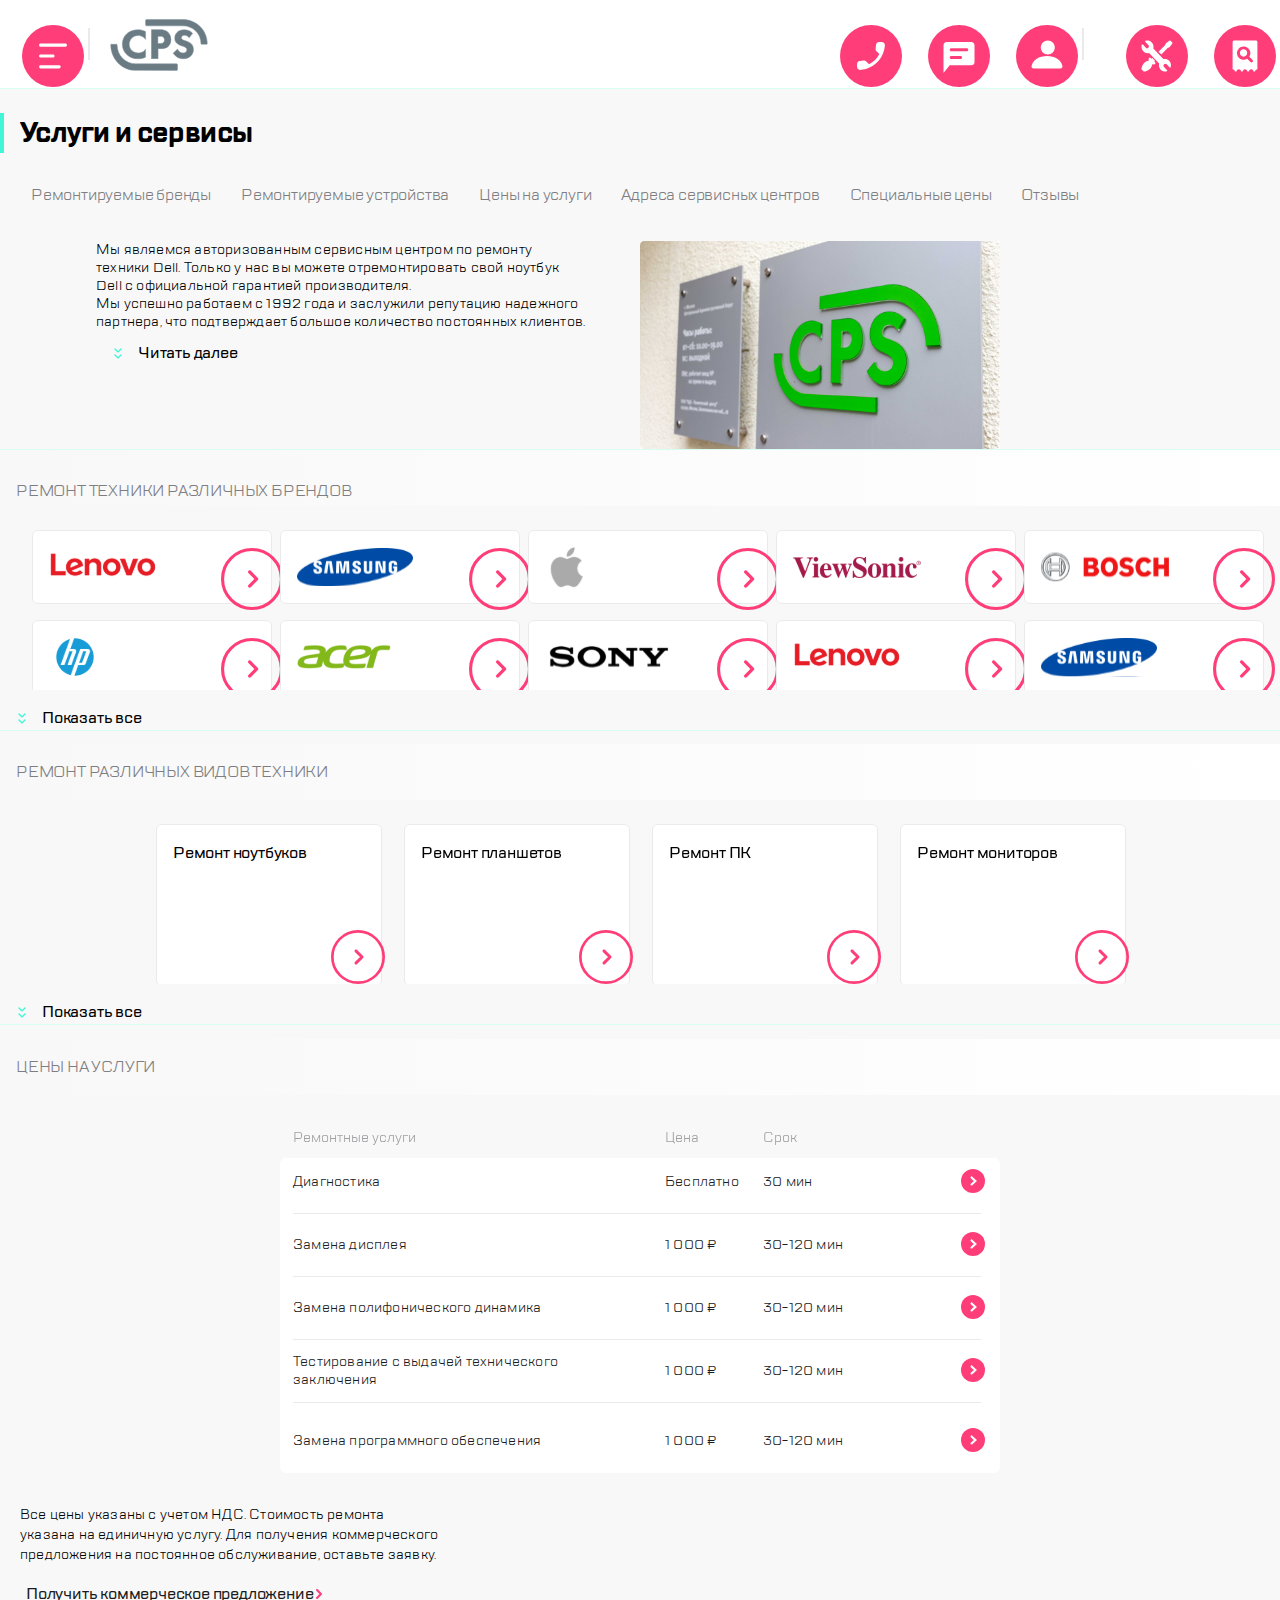
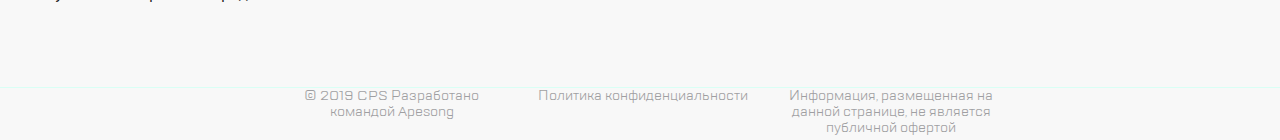
<file: index.html>
<!DOCTYPE html>
<html lang="en">
<head>
  <meta charset="utf-8">
  <title>Swiper demo</title>
  <meta name="viewport" content="width=device-width,initial-scale=1,minimum-scale=1,maximum-scale=1">
  <link rel="stylesheet" href="https://unpkg.com/swiper/swiper-bundle.min.css">
<link href="style.css" rel="stylesheet"></head>

<body class="body">

<div class="page">
  <aside class="feedback feedback_hidden">
    <div class="feedback__container">
      <header class="feedback__header">
        <button class="button button_close">
          <img src="./img/closeBurger.svg" alt="">
        </button>
        <h1 class="feedback__heading">Обратная связь</h1>
      </header>
      <form action="" class="feedback__form">
        <input type="text" class="form__input" placeholder="Имя">
        <input type="tel" class="form__input" placeholder="Телефон">
        <input type="email" class="form__input" placeholder="Электронная почта">
        <textarea name="message" class="form__input form__message" placeholder="Сообщение"></textarea>
      </form>
      <div class="feedback__description description">
        Нажимая “отправить”, вы даете согласие на <font color="#FF3E79">обработку
        персональных данных</font> и соглашаетесь с нашей <font color="#FF3E79">политикой</font>
        <font color="#FF3E79">конфиденциальности</font>
        <button class="description__button button__send">
          <img src="./img/send.svg" alt="">
        </button>
      </div>
    </div>
  </aside>


  <aside class="call call_hidden">
    <div class="call__container">
      <header class="call__header">
        <button class="button button_close">
          <img src="./img/closeBurger.svg" alt="">
        </button>
        <h1 class="call__heading">Заказать звонок</h1>
      </header>
      <form action="" class="call__form">
        <input type="tel" class="form__input" placeholder="Телефон">
      </form>
      <div class="call__description description">
        Нажимая “отправить”, вы даете согласие на <font color="#FF3E79">обработку
        персональных данных</font> и соглашаетесь с нашей <font color="#FF3E79">политикой</font>
        <font color="#FF3E79">конфиденциальности</font>
        <button class="description__button button__send">
          <img src="./img/send.svg" alt="">
        </button>
      </div>
    </div>
  </aside>


  <aside class="burger burger_hidden">
    <div class="burger__container">
      <header class="burger__header">
        <button class="button burger_close">
          <img src="./img/closeBurger.svg">
        </button>
        <a class="logo upperMenu__logo header__logo">
          <img class="logo__icon" src="./img/Logo.svg">
        </a>
        <button class="button">
          <img src="./img/search.svg">
        </button>
      </header>

      <nav class="burger__nav">
        <ul class="burger_links">
          <li>
            <a class="burger__link" href="">
              Ремонт техники
            </a>
          </li>
          <li>
            <a class="burger__link" href="">
              Услуги и сервисы
            </a>
          </li>
          <li>
            <a class="burger__link" href="">
              Корпоративным клиентам
            </a>
          </li>
          <li>
            <a class="burger__link" href="">
              Продавцам техники
            </a>
          </li>
          <li>
            <a class="burger__link" href="">
              Партнерам
            </a>
          </li>
          <li>
            <a class="burger__link" href="">
              Производителям
            </a>
          </li>
          <li>
            <a class="burger__link" href="">
              Наши сервисные центры
            </a>
          </li>
          <li>
            <a class="burger__link" href="">
              Контакты
            </a>
          </li>
        </ul>
      </nav>

      <footer class="burger__footer">
        <ul class="burger__connection">
          <li class="burger__connection">
            <button class="button button_call">
              <img src="./img/call.svg">
            </button>
            <button class="button button__chat">
              <img src="./img/chat.svg">
            </button>
            <button class="button">
              <img src="./img/profile.svg">
            </button>
          </li>
        </ul>
        <address class="contactInfo">
          <a class="contactInfo__mail" href="mailto: mail@cps.com">
            mail@cps.com
          </a>
          <a class="contactInfo__number" href="tel: +78008908900">
            8 800 890 8900
          </a>
        </address>
        <ul class="lang">
          <li>
            <button class="lang__button">
              <span>RU</span>
            </button>
          </li>
          <li>
            <button class="lang__button">
              <span>EN</span>
            </button>
          </li>
          <li>
            <button class="lang__button">
              <span>CH</span>
            </button>
          </li>
        </ul>
      </footer>
    </div>
  </aside>

  <main>
    <header>
      <section class="upperMenu">

        <div class="dropdown">
          <button class="button dropdown__button">
            <img class="button__icon" src="./img/burger.svg">
          </button>
        </div>


        <a class="logo upperMenu__logo">
          <img class="logo__icon" src="./img/Logo.svg">
        </a>

        <div class="divider divider__active"></div>

        <ul class="connection">
          <li class="connection">
            <button class="button button_call">
              <img class="button__icon" src="./img/call.svg">
            </button>
            <button class="button button__chat">
              <img class="button__icon" src="./img/chat.svg">
            </button>
            <button class="button">
              <img class="button__icon" src="./img/profile.svg">
            </button>
          </li>
        </ul>

        <div class="divider divider__hidden"></div>

        <ul class="settings">
          <li class="settings">
            <button class="button">
              <img class="button__icon" src="./img/repair.svg">
            </button>
            <button class="button">
              <img class="button__icon" src="./img/checkstatus.svg">
            </button>
          </li>
        </ul>
      </section>

      <section class="menu">

        <div class="title">
          <div class="title__line"></div>
          <h1 class="title__text"> Услуги и сервисы </h1>
          <div class="title__button">
            <button class="button button__desktop">
              <span class="button__text">Статус ремонта</span>
              <span class="button__icon">  <img src="./img/repair.svg"> </span>
            </button>
            <button class="button button__desktop">
              <span class="button__text">Оставить заявку</span>
              <span class="button__icon">  <img src="./img/checkstatus.svg"> </span>
            </button>
          </div>
        </div>

        <nav class="nav">
          <ul class="nav__link">
            <li class="nav__imte">
              <a class="link" href="">
                <span>Ремонтируемые бренды</span>
              </a>
              <a class="link" href="">
                <span>Ремонтируемые устройства</span>
              </a>
              <a class="link" href="">
                <span>Цены на услуги</span>
              </a>
              <a class="link" href="">
                <span>Адреса сервисных центров</span>
              </a>
              <a class="link" href="">
                <span>Специальные цены</span>
              </a>
              <a class="link" href="">
                <span>Отзывы</span>
              </a>
            </li>
          </ul>
        </nav>
      </section>
    </header>



    <section class="subtitle">
      <div class="subtitle__text text">
        <div class="text__phone">
          <p class="text__phone">
            Мы являемся авторизованным сервисным центром по ремонту техники
            Dell. Только у нас вы можете отремонтировать свой ноутбук Dell
            с официальной гарантией производителя.
          </p>
        </div>

        <div class="text__tablet">
          <p class="text__paragraph">Мы являемся авторизованным сервисным центром по ремонту техники
            Dell. Только у нас вы можете отремонтировать свой ноутбук Dell
            с официальной гарантией производителя.
          </p>
          <p class="text__paragraph">Мы успешно работаем с 1992 года и заслужили репутацию надежного
            партнера, что подтверждает большое количество постоянных клиентов.
          </p>
        </div>

        <div class="text__computer">
          <p class="text__paragraph">Мы являемся авторизованным сервисным центром по ремонту техники Dell.
            Только у нас вы можете отремонтировать свой ноутбук Dell с официальной
            гарантией производителя.
          </p>
          <br>
          <p class="text__paragraph">Мы успешно работаем с 1992 года и заслужили репутацию надежного партнера,
            что подтверждает большое количество постоянных клиентов. Мы гордимся тем,
            что к нам обращаются по рекомендациям и, в свою очередь, советуют нас
            родным и близким.
          </p>
        </div>

        <button class="readMore">
          <span class="readMore__icon"> <img src="./img/readMore.svg"> </span>
          <span class="readMore__text">Читать далее</span>
        </button>
      </div>
      <div class="photo">
        <img src="./img/MG3223.jpg" class="photo">
      </div>
    </section>



    <section class="services">
      <header class="services__header">
        <h2 class="services__heading">ремонт техники различных брендов</h2>
      </header>
      <div class="brands__container mySwiper">
        <ul class="brands__list list swiper-wrapper">
          <li class="brands__item swiper-slide">
            <img src="./img/Lenovo.svg">
            <button class="button">
              <img src="./img/go.svg" alt="">
            </button>
          </li>
          <li class="brands__item swiper-slide">
            <img src="./img/SAMSUNG.svg" alt="" class="brands__icon" width="116" height="38.52">
            <button class="button">
              <img src="./img/go.svg" alt="">
            </button>
          </li>
          <li class="brands__item swiper-slide">
            <img src="./img/apple.svg" alt="" class="brands__icon" width="44" height="44">
            <button class="button">
              <img src="./img/go.svg" alt="">
            </button>
          </li>
          <li class="brands__item swiper-slide">
            <img src="./img/ViewSonic.svg" alt="" class="brands__icon" width="128" height="21">
            <button class="button">
              <img src="./img/go.svg" alt="">
            </button>
          </li>
          <li class="brands__item swiper-slide">
            <img src="./img/BOSCH.svg" alt="" class="brands__icon" width="128" height="30">
            <button class="button">
              <img src="./img/go.svg" alt="">
            </button>
          </li>
          <li class="brands__item swiper-slide">
            <img src="./img/hp.svg" alt="" class="brands__icon" width="52" height="52">
            <button class="button">
              <img src="./img/go.svg" alt="">
            </button>
          </li>
          <li class="brands__item swiper-slide">
            <img src="./img/acer.svg" alt="" class="brands__icon" width="94" height="24">
            <button class="button">
              <img src="./img/go.svg" alt="">
            </button>
          </li>
          <li class="brands__item swiper-slide">
            <img src="./img/SONY.svg" alt="" class="brands__icon" width="128" height="26">
            <button class="button">
              <img src="./img/go.svg" alt="">
            </button>
          </li>
          <li class="brands__item swiper-slide">
            <img src="./img/Lenovo.svg" alt="" class="brands__icon" width="108" height="32">
            <button class="button">
              <img src="./img/go.svg" alt="">
            </button>
          </li>
          <li class="brands__item swiper-slide">
            <img src="./img/SAMSUNG.svg" alt="" class="brands__icon" width="116" height="39">
            <button class="button">
              <img src="./img/go.svg" alt="">
            </button>
          </li>
          <li class="brands__item swiper-slide">
            <img src="./img/apple.svg" alt="" class="brands__icon" width="44" height="44">
            <button class="button">
              <img src="./img/go.svg" alt="">
            </button>
          </li>
        </ul>
        <div class="swiper swiper-pagination"></div>
      </div>
      <button type="button" class="services__readMore readMore show">
        <img src="./img/readMore.svg" class="readMore__icon">
        <span class="readMore__text">Показать все</span>
      </button>
    </section>


    <section class="technic">
      <header class="technic__header">
        <h2 class="technic__heading">ремонт различных видов техники</h2>
      </header>
      <div class="technic__container mySwiper">
        <ul class="technic__list list swiper-wrapper">
          <li class="technic__item swiper-slide">
            <span class="technic__text">Ремонт ноутбуков</span>
            <button class="technic__button button">
              <img src="./img/go.svg" alt="">
            </button>
          </li>
          <li class="technic__item swiper-slide">
            <span class="technic__text">Ремонт планшетов</span>
            <button class="technic__button button">
              <img src="./img/go.svg" alt="">
            </button>
          </li>
          <li class="technic__item swiper-slide">
            <span class="technic__text">Ремонт ПК</span>
            <button class="technic__button button">
              <img src="./img/go.svg" alt="">
            </button>
          </li>
          <li class="technic__item swiper-slide">
            <span class="technic__text">Ремонт  мониторов </span>
            <button class="technic__button button">
              <img src="./img/go.svg" alt="">
            </button>
          </li>
        </ul>
        <div class="swiper swiper-pagination"></div>
      </div>
      <button type="button" class="technic__readMore readMore show">
        <img src="./img/readMore.svg" class="readMore__icon">
        <span class="readMore__text">Показать все</span>
      </button>
    </section>


    <section class="price">
      <header class="price__header">
        <h2 class="price__heading">цены на услуги</h2>
      </header>
      <div class="price__container mySwiper">
        <ul class="price__list list swiper-wrapper">
          <li class="price__item price__item_hidden">
            <span class="price__head_hidden">Ремонтные услуги</span>
            <span class="price__head_hidden">Цена</span>
            <span class="price__head_hidden">Срок</span>
          </li>
          <li class="price__item swiper-slide">
                <span class="price__head">
                    Ремонтные услуги
                </span>
            <span class="price__text">
                    Диагностика
                </span>
            <span class="price__head">
                    Цена
                </span>
            <span class="price__text">
                    Бесплатно
                </span>
            <span class="price__head">
                 Срок
                </span>
            <span class="price__text">
                    30 мин
                </span>
            <button class="price__button">
              <img src="./img/order.svg">
            </button>
          </li>
          <li class="price__item swiper-slide">
                <span class="price__head">
                    Ремонтные услуги
                </span>
            <span class="price__text">
                    Замена дисплея
                </span>
            <span class="price__head">
                    Цена
                </span>
            <span class="price__text">
                    1 000 ₽
                </span>
            <span class="price__head">
                 Срок
                </span>
            <span class="price__text">
                    30-120 мин
                </span>
            <button class="price__button">
              <img src="./img/order.svg">
            </button>
          </li>
          <li class="price__item swiper-slide">
                <span class="price__head">
                    Ремонтные услуги
                </span>
            <span class="price__text">
                    Замена полифонического динамика
                </span>
            <span class="price__head">
                    Цена
                </span>
            <span class="price__text">
                    1 000 ₽
                </span>
            <span class="price__head">
                 Срок
                </span>
            <span class="price__text">
                    30-120 мин
                </span>
            <button class="price__button">
              <img src="./img/order.svg">
            </button>
          </li>
          <li class="price__item swiper-slide">
                <span class="price__head">
                    Ремонтные услуги
                </span>
            <span class="price__text">
                    Тестирование с выдачей технического заключения
                </span>
            <span class="price__head">
                    Цена
                </span>
            <span class="price__text">
                    1 000 ₽
                </span>
            <span class="price__head">
                 Срок
                </span>
            <span class="price__text">
                    30-120 мин
                </span>
            <button class="price__button">
              <img src="./img/order.svg">
            </button>
          </li>
          <li class="price__item swiper-slide">
                <span class="price__head">
                    Ремонтные услуги
                </span>
            <span class="price__text">
                    Замена программного обеспечения
                </span>
            <span class="price__head">
                    Цена
                </span>
            <span class="price__text">
                    1 000 ₽
                </span>
            <span class="price__head">
                 Срок
                </span>
            <span class="price__text">
                    30-120 мин
                </span>
            <button class="price__button">
              <img src="./img/order.svg">
            </button>
          </li>
        </ul>
        <div class="swiper swiper-pagination"></div>

      </div>
      <div class="price__description description">
        Все цены указаны с учетом НДС.
        Стоимость ремонта указана на единичную услугу.
        Для получения коммерческого предложения на постоянное
        обслуживание, оставьте заявку.
        <button class="description__button">
          Получить коммерческое предложение
          <img src="./img/Line.svg" class="description__img">
        </button>
      </div>
    </section>

    <footer class="footer">
      <span class="footer__text">© 2019 CPS Разработано командой Apesong</span>
      <span class="footer__text">Политика конфиденциальности</span>
      <span class="footer__text">Информация, размещенная на данной странице, не является публичной офертой</span>
    </footer>

  </main>
</div>

<script src="https://unpkg.com/swiper/swiper-bundle.min.js"></script>
<script src="./src/js/index.js" type="module"></script>


<script type="text/javascript" src="./js/bundle.js"></script></body>
</html>
</file>
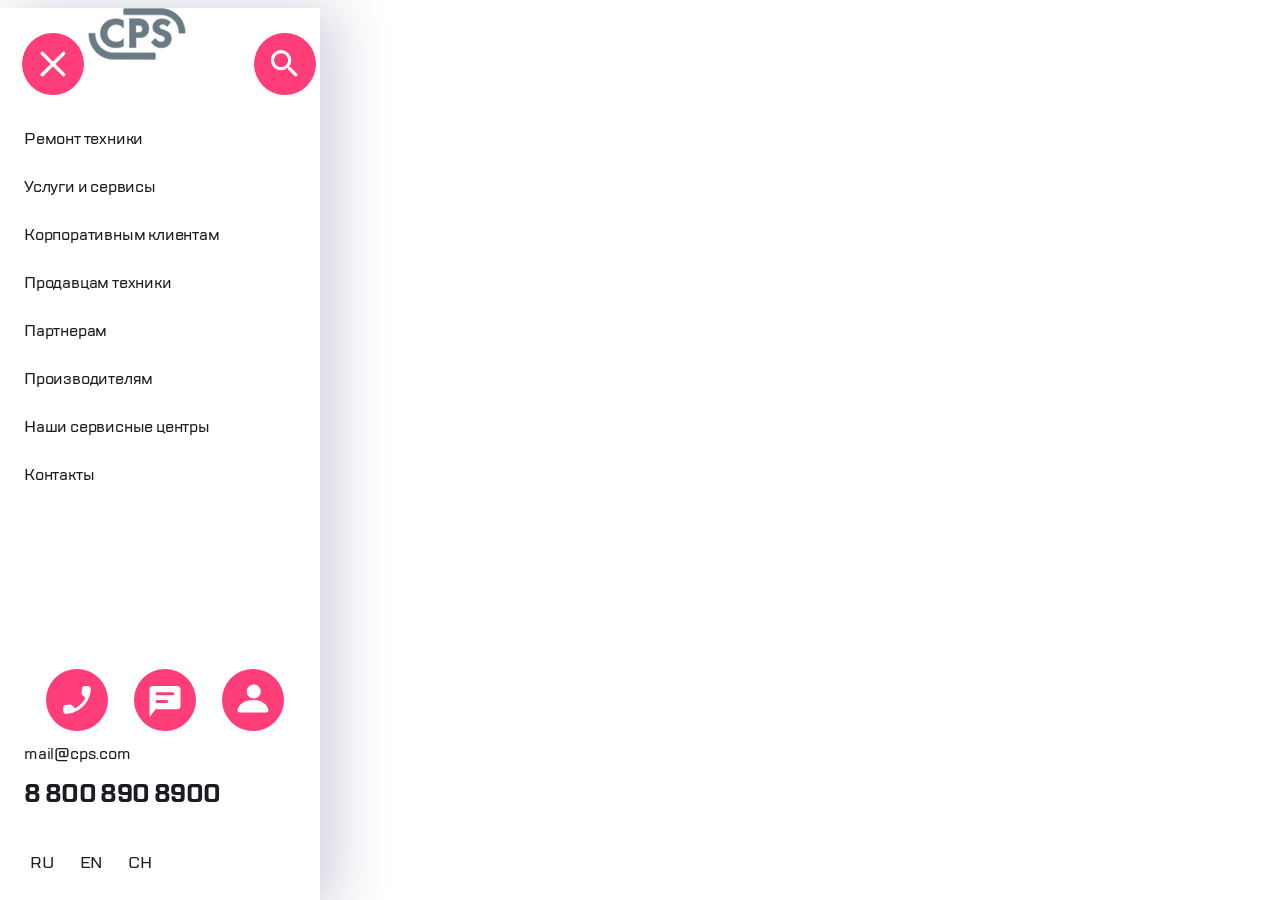
<file: mobile_menu.html>
<!doctype html>
<html lang="en">
<head>
    <meta charset="UTF-8">
    <link href="style.css" rel="stylesheet">
    <link href="font/stylesheet.css" rel="stylesheet">
    <meta name="viewport"
          content="width=device-width, user-scalable=no, initial-scale=1.0, maximum-scale=1.0, minimum-scale=1.0">
    <meta http-equiv="X-UA-Compatible" content="ie=edge">
    <title>Document</title>
</head>
<body class="burger">
<div class="burger__container">
    <header>
        <section class="burger__header">
            <div class="">
                <button class="button burger__button">
                    <img src="img/closeBurger.svg">
                </button>
            </div>
            <a class="logo">
                <img class="logo__icon" src="img/Logo.svg">
            </a>
            <div>
                <button class="button burger__button">
                    <img src="img/search.svg">
                </button>
            </div>
        </section>
    </header>

    <main>
        <nav class="burger__nav">
            <ul class="burger_links">
                <li>
                    <a class="burger__link" href="">
                        <span>Ремонт техники</span>
                    </a>
                </li>
                <li>
                    <a class="burger__link" href="">
                        <span>Услуги и сервисы</span>
                    </a>
                </li>
                <li>
                    <a class="burger__link" href="">
                        <span>Корпоративным клиентам</span>
                    </a>
                </li>
                <li>
                    <a class="burger__link" href="">
                        <span>Продавцам техники</span>
                    </a>
                </li>
                <li>
                    <a class="burger__link" href="">
                        <span>Партнерам</span>
                    </a>
                </li>
                <li>
                    <a class="burger__link" href="">
                        <span>Производителям</span>
                    </a>
                </li>
                <li>
                    <a class="burger__link" href="">
                        <span>Наши сервисные центры</span>
                    </a>
                </li>
                <li>
                    <a class="burger__link" href="">
                        <span>Контакты</span>
                    </a>
                </li>
            </ul>
        </nav>
    </main>

    <footer class="burger__footer">
        <ul class="burger__connection">
            <li class="burger__connection">
                <button class="button burger__button">
                    <img class="button__icon" src="img/call.svg">
                </button>
                <button class="button burger__button">
                    <img class="button__icon" src="img/chat.svg">
                </button>
                <button class="button burger__button">
                    <img class="button__icon" src="img/profile.svg">
                </button>
            </li>
        </ul>
        <section class="contactInfo">
            <p class="contactInfo__mail">mail@cps.com</p>
            <p class="contactInfo__number">8 800 890 8900</p>
        </section>
        <ul class="lang">
            <li>
                <button class="lang__button">
                    <span>RU</span>
                </button>
            </li>
            <li>
                <button class="lang__button">
                    <span>EN</span>
                </button>
            </li>
            <li>
                <button class="lang__button">
                    <span>CH</span>
                </button>
            </li>
        </ul>
    </footer>
</div>
</body>
</html>
</file>
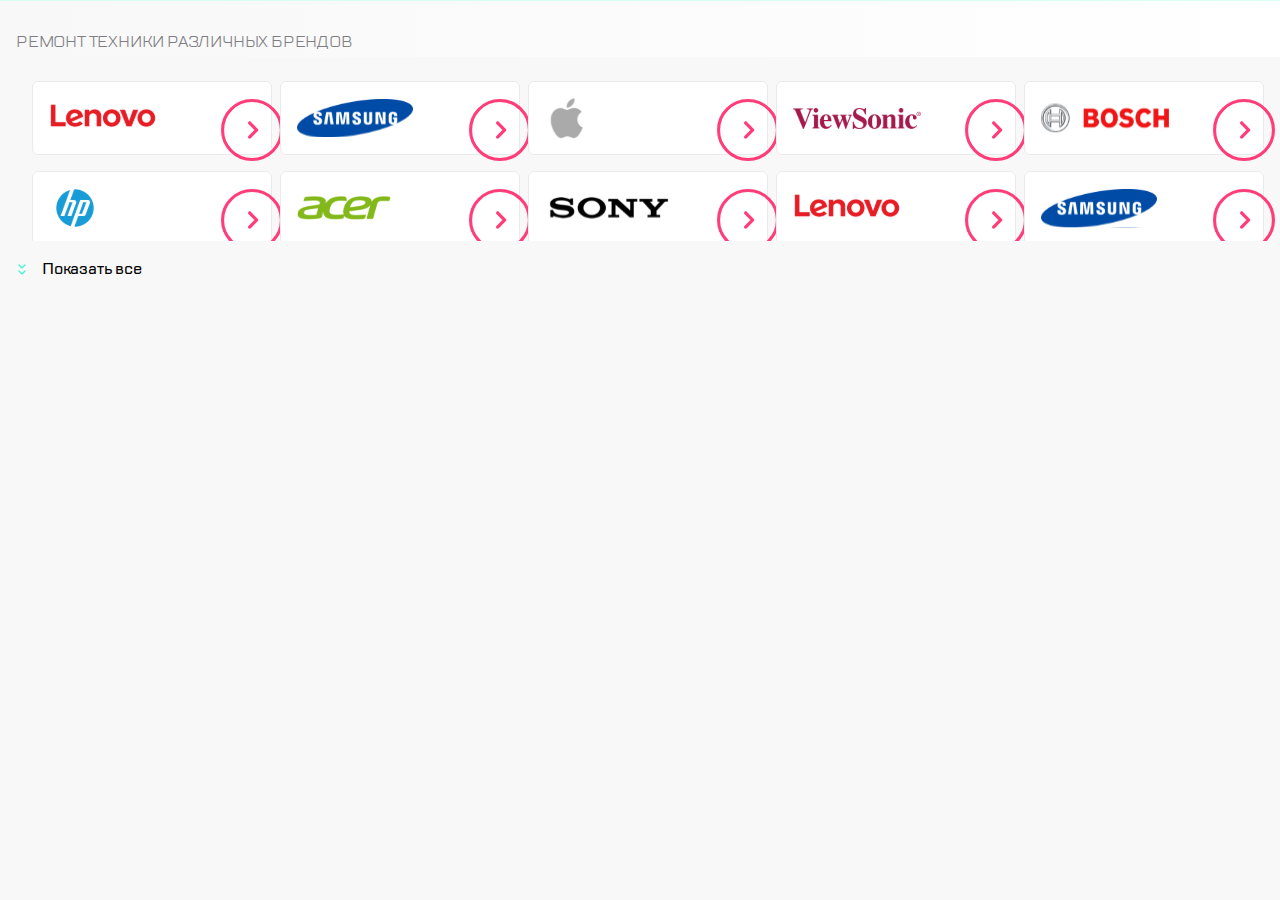
<file: services.html>
<!DOCTYPE html>
<html lang="en">
<head>
    <meta charset="utf-8"/>
    <title>Swiper demo</title>
    <meta name="viewport" content="width=device-width, initial-scale=1, minimum-scale=1, maximum-scale=1"/>
    <link rel="stylesheet" href="https://unpkg.com/swiper/swiper-bundle.min.css"/>
    <link rel="stylesheet" href="style.css"/>
    <link href="font/stylesheet.css" rel="stylesheet">
</head>

<body class="body">
<section class="services">
    <article class="services__brands">
        <header class="services__header">
            <h2 class="services__heading">ремонт техники различных брендов</h2>
        </header>
        <div class="brands__container mySwiper">
            <ul class="brands__list swiper-wrapper">
                <li class="brands__item swiper-slide">
                    <img src="img/Lenovo.svg">
                    <button class="button">
                        <img src="img/go.svg" alt="">
                    </button>
                </li>
                <li class="brands__item swiper-slide">
                    <img src="img/SAMSUNG.svg" alt="" class="brands__icon" width="116" height="38.52">
                    <button class="button">
                        <img src="img/go.svg" alt="">
                    </button>
                </li>
                <li class="brands__item swiper-slide">
                    <img src="img/apple.svg" alt="" class="brands__icon" width="44" height="44">
                    <button class="button">
                        <img src="img/go.svg" alt="">
                    </button>
                </li>
                <li class="brands__item swiper-slide">
                    <img src="img/ViewSonic.svg" alt="" class="brands__icon" width="128" height="21">
                    <button class="button">
                        <img src="img/go.svg" alt="">
                    </button>
                </li>
                <li class="brands__item swiper-slide">
                    <img src="img/BOSCH.svg" alt="" class="brands__icon" width="128" height="30">
                    <button class="button">
                        <img src="img/go.svg" alt="">
                    </button>
                </li>
                <li class="brands__item swiper-slide">
                    <img src="img/hp.svg" alt="" class="brands__icon" width="52" height="52">
                    <button class="button">
                        <img src="img/go.svg" alt="">
                    </button>
                </li>
                <li class="brands__item swiper-slide">
                    <img src="img/acer.svg" alt="" class="brands__icon" width="94" height="24">
                    <button class="button">
                        <img src="img/go.svg" alt="">
                    </button>
                </li>
                <li class="brands__item swiper-slide">
                    <img src="img/SONY.svg" alt="" class="brands__icon" width="128" height="26">
                    <button class="button">
                        <img src="img/go.svg" alt="">
                    </button>
                </li>
                <li class="brands__item swiper-slide">
                    <img src="img/Lenovo.svg" alt="" class="brands__icon" width="108" height="32">
                    <button class="button">
                        <img src="img/go.svg" alt="">
                    </button>
                </li>
                <li class="brands__item swiper-slide">
                    <img src="img/SAMSUNG.svg" alt="" class="brands__icon" width="116" height="39">
                    <button class="button">
                        <img src="img/go.svg" alt="">
                    </button>
                </li>
                <li class="brands__item swiper-slide">
                    <img src="img/apple.svg" alt="" class="brands__icon" width="44" height="44">
                    <button class="button">
                        <img src="img/go.svg" alt="">
                    </button>
                </li>
            </ul>
            <div class="brands__swiper swiper-pagination"></div>
        </div>
        <button type="button" class="services__readMore readMore show">
            <img src="img/readMore.svg" class="readMore__icon ">
            <span class="readMore__text">Показать все</span>
        </button>
    </article>

    <script src="https://unpkg.com/swiper/swiper-bundle.min.js"></script>
    <script src="script.js"></script>

</section>
</body>
</html>
</file>
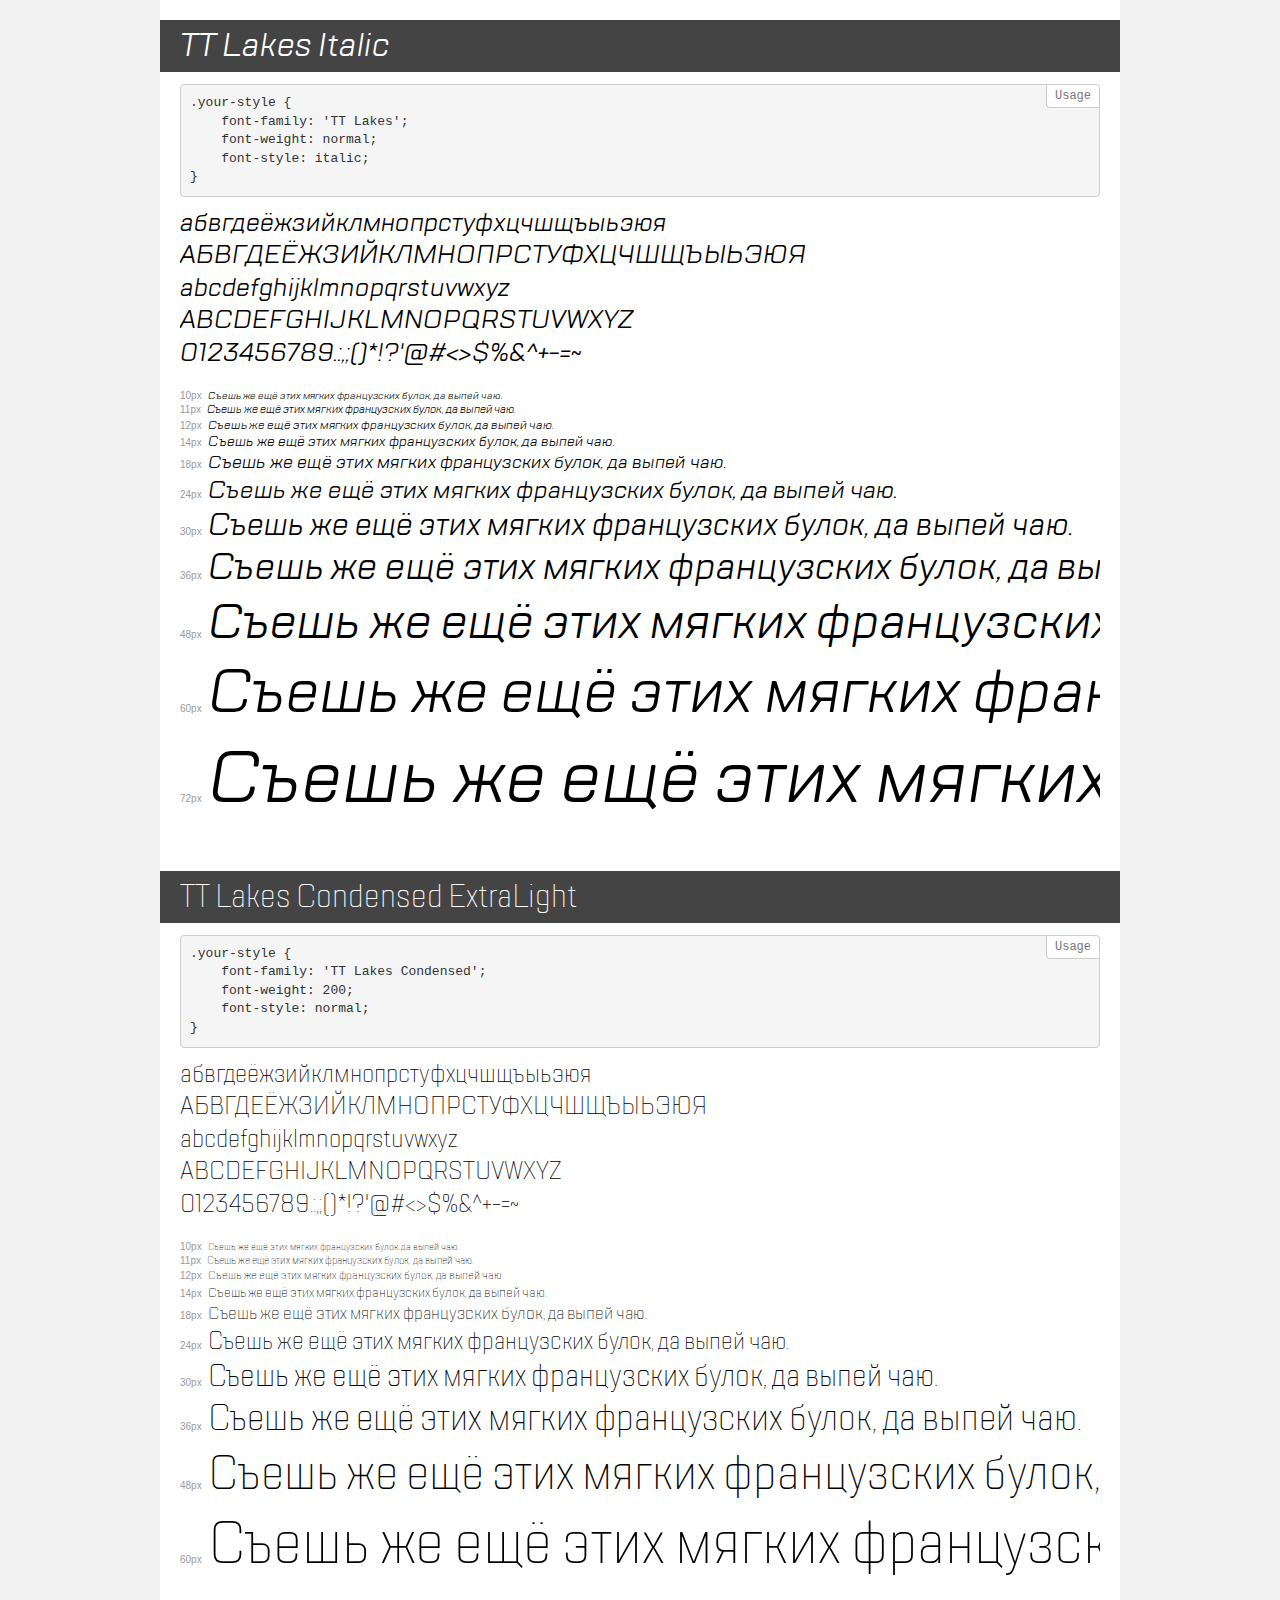
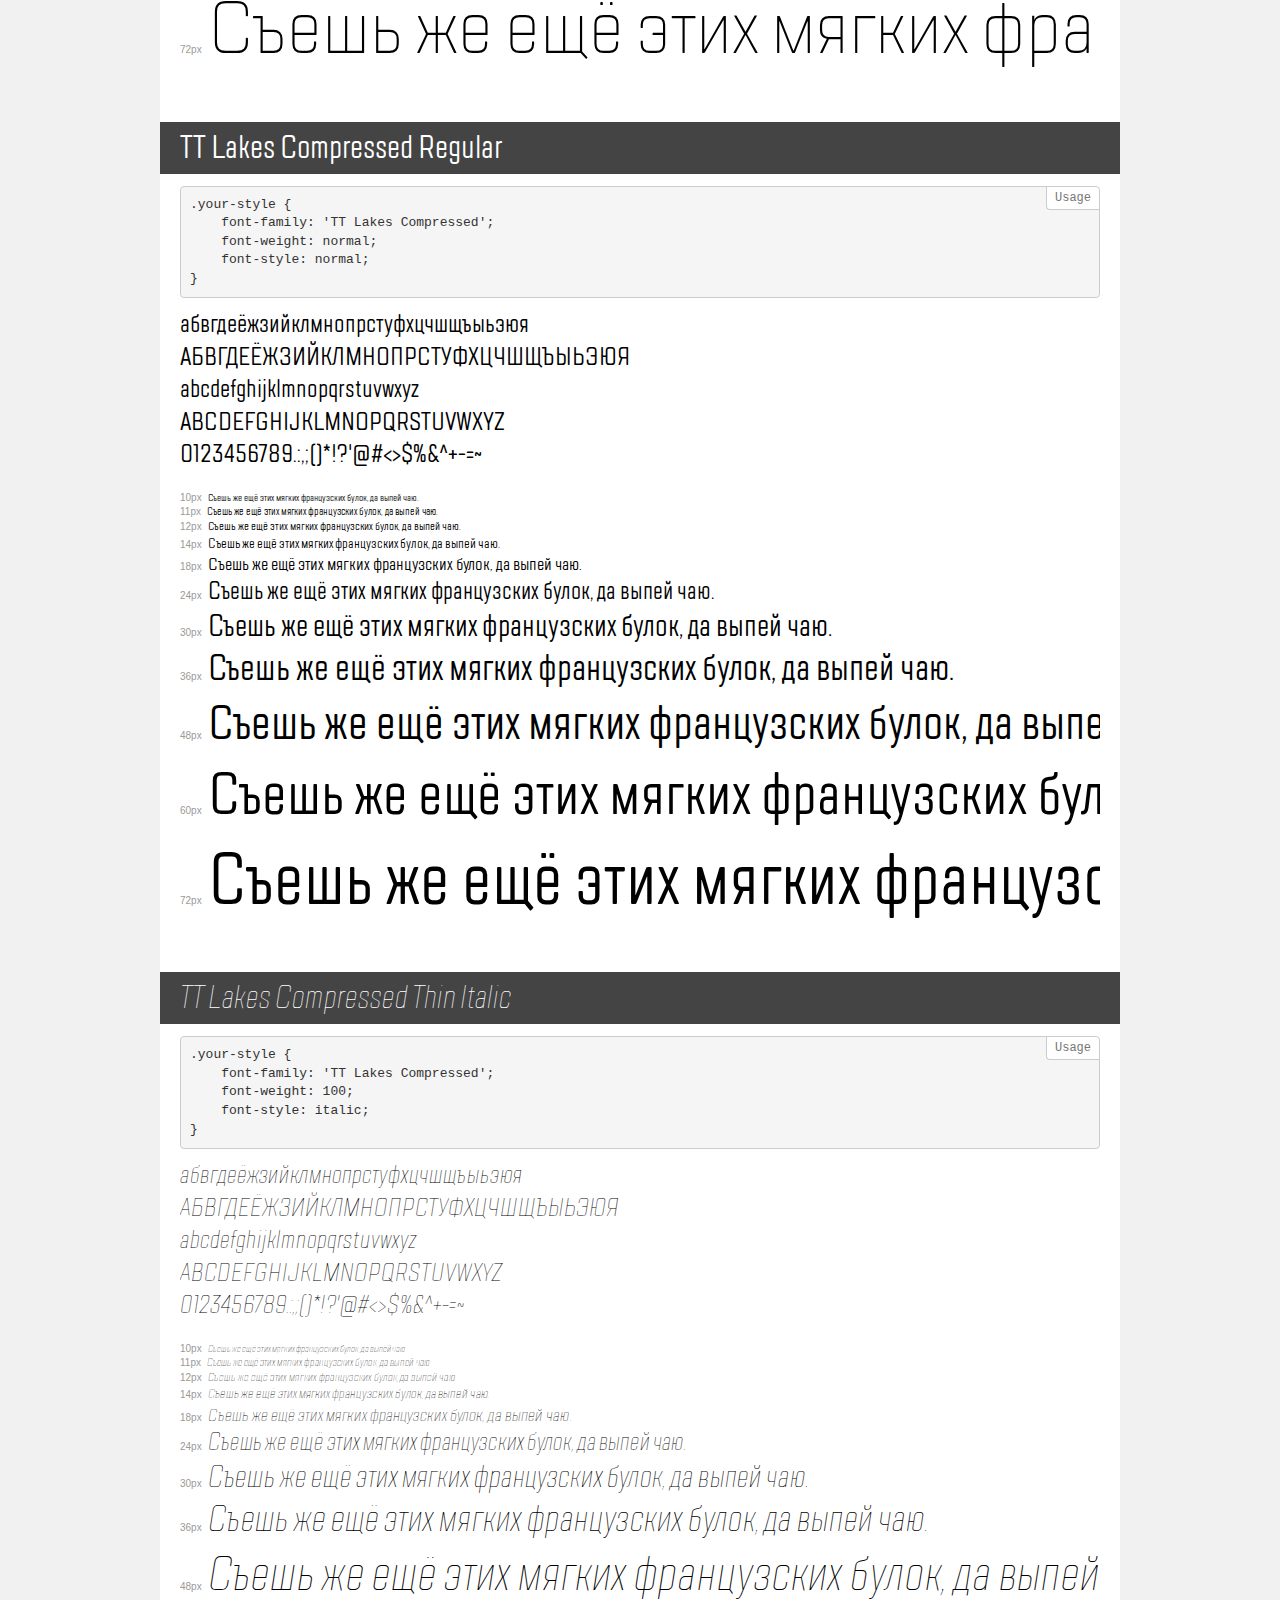
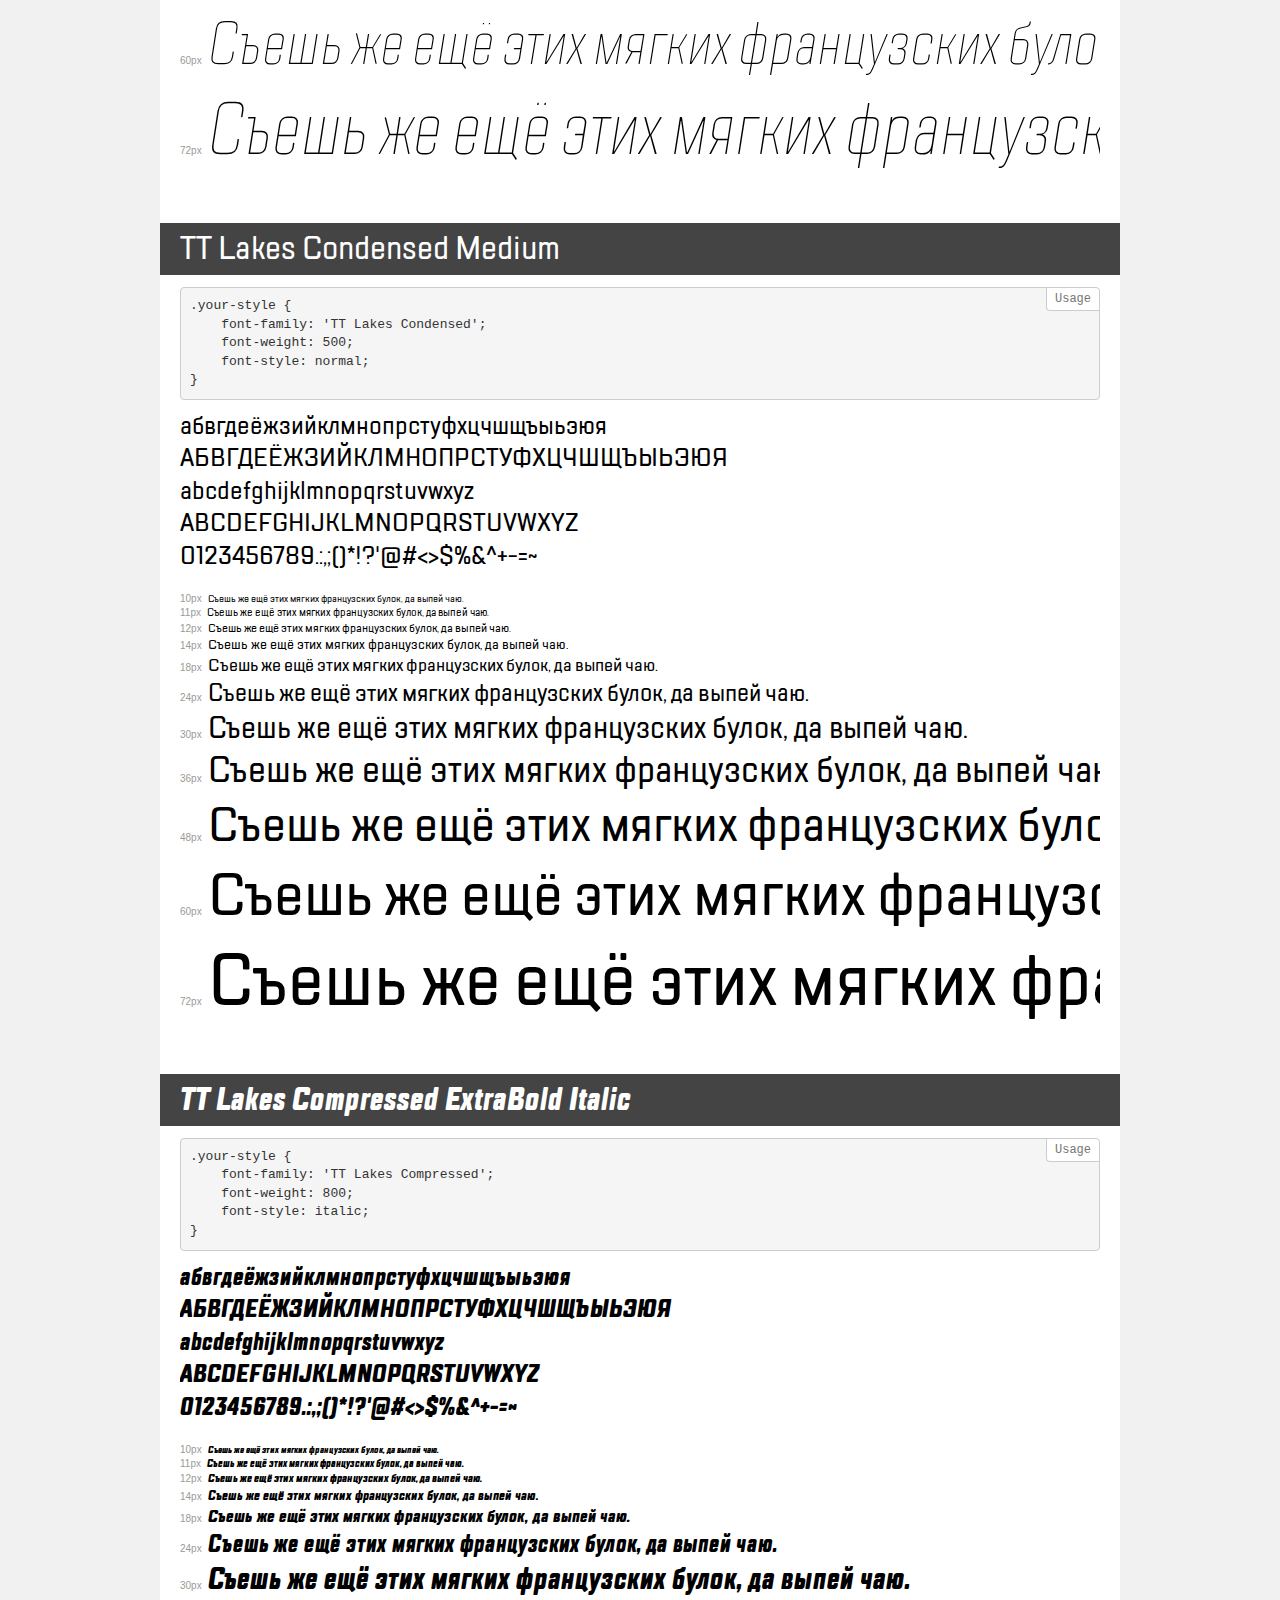
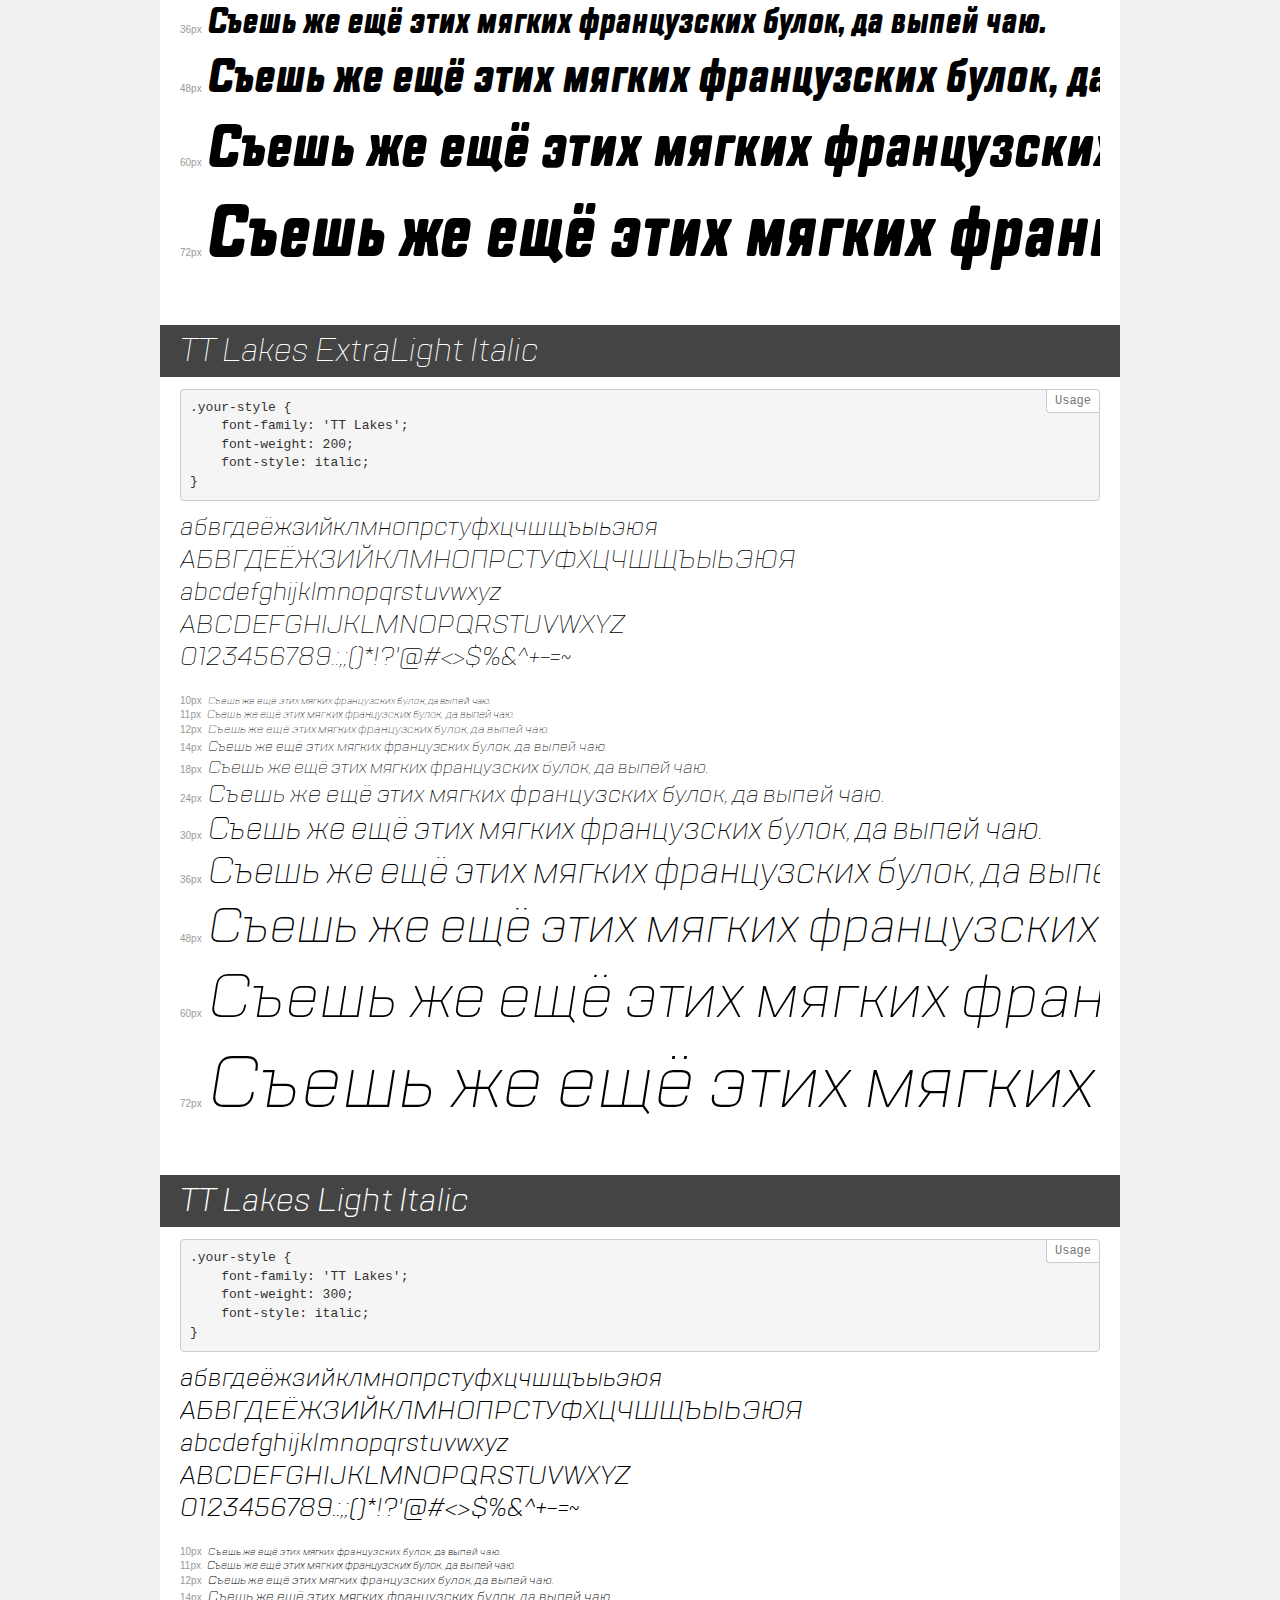
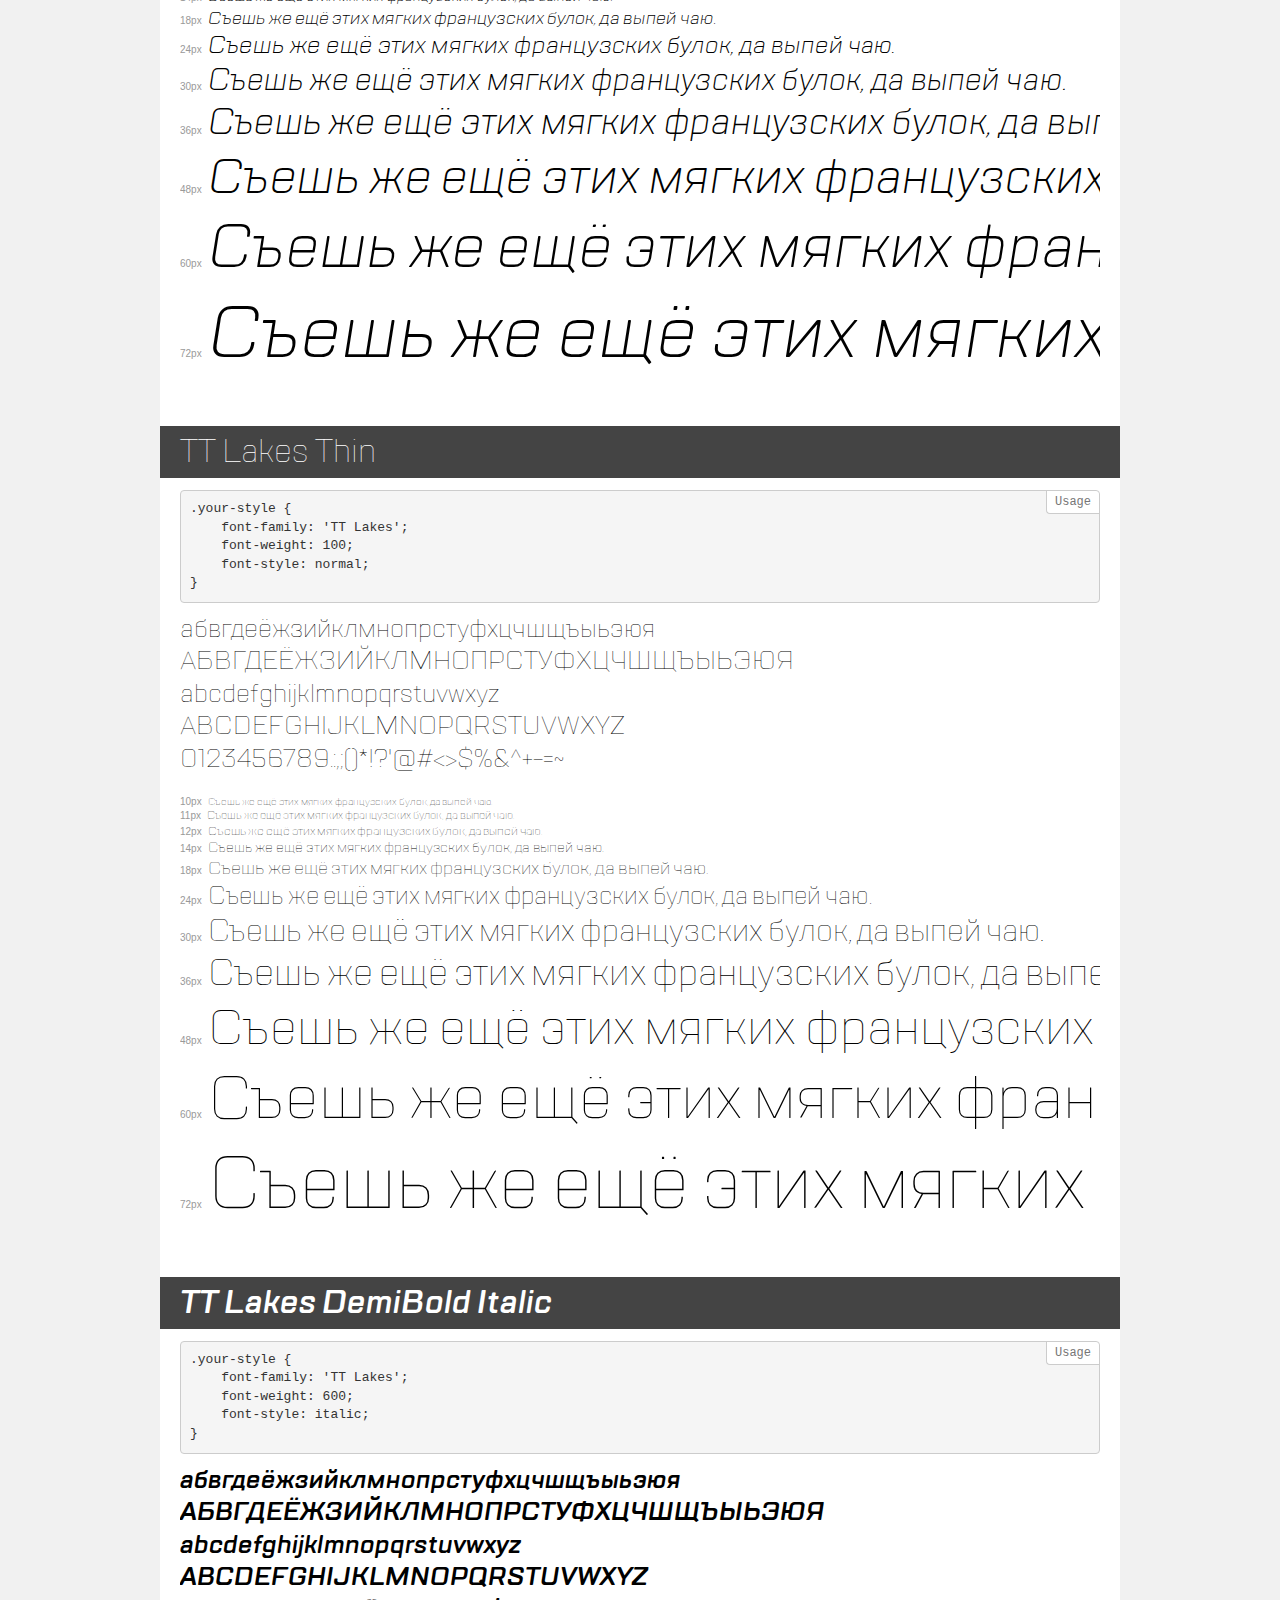
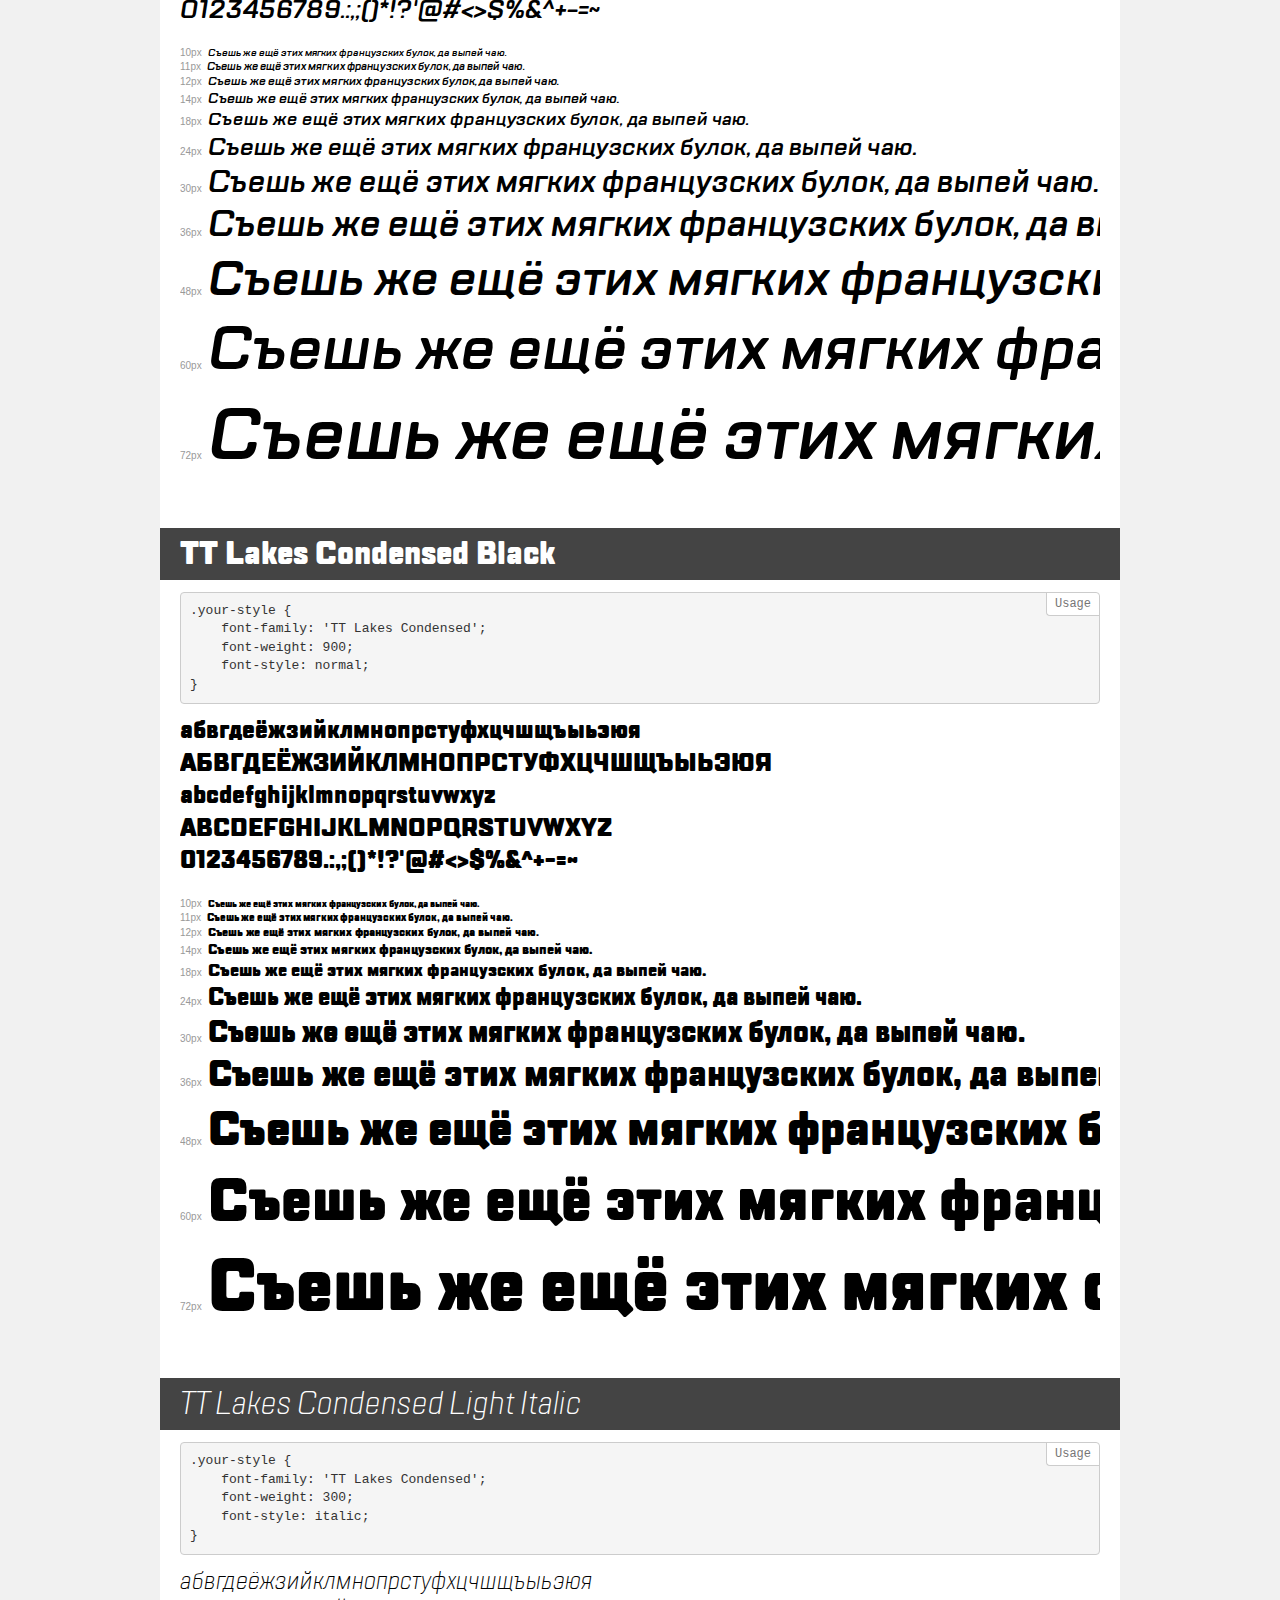
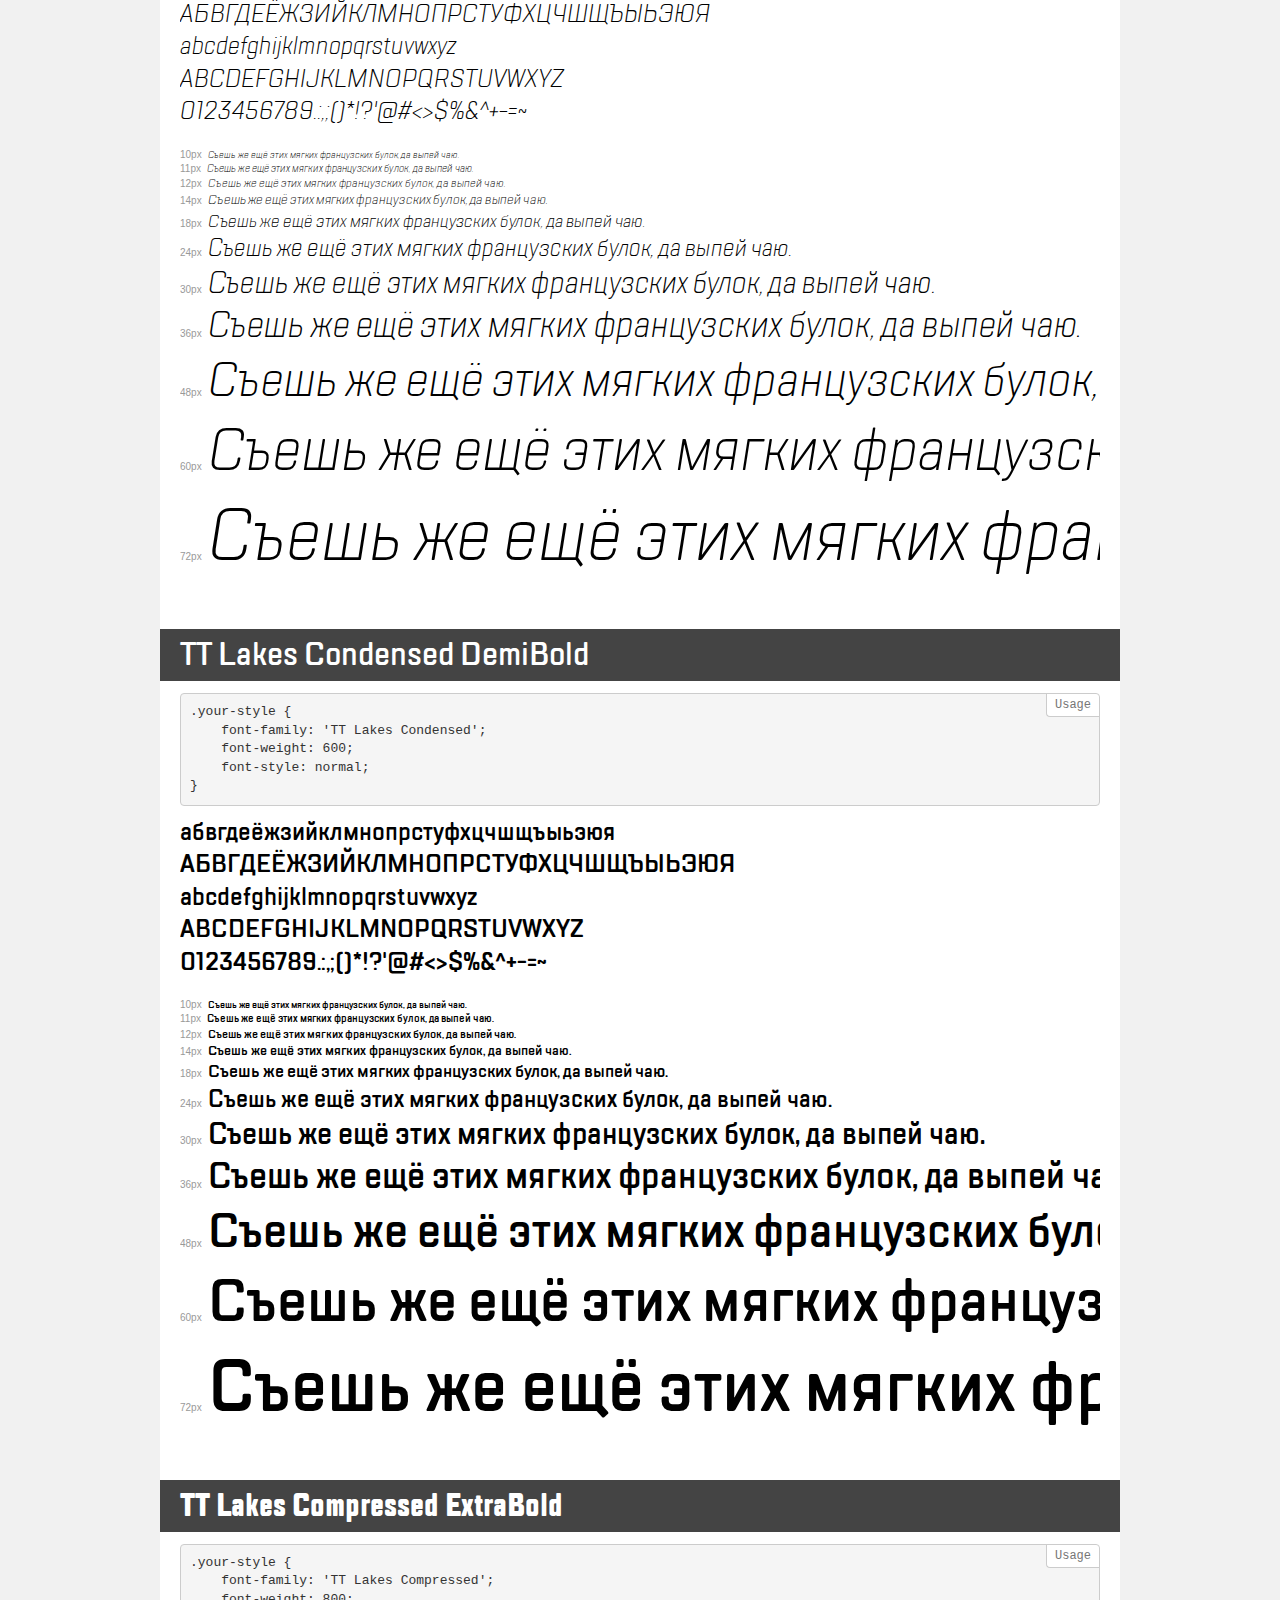
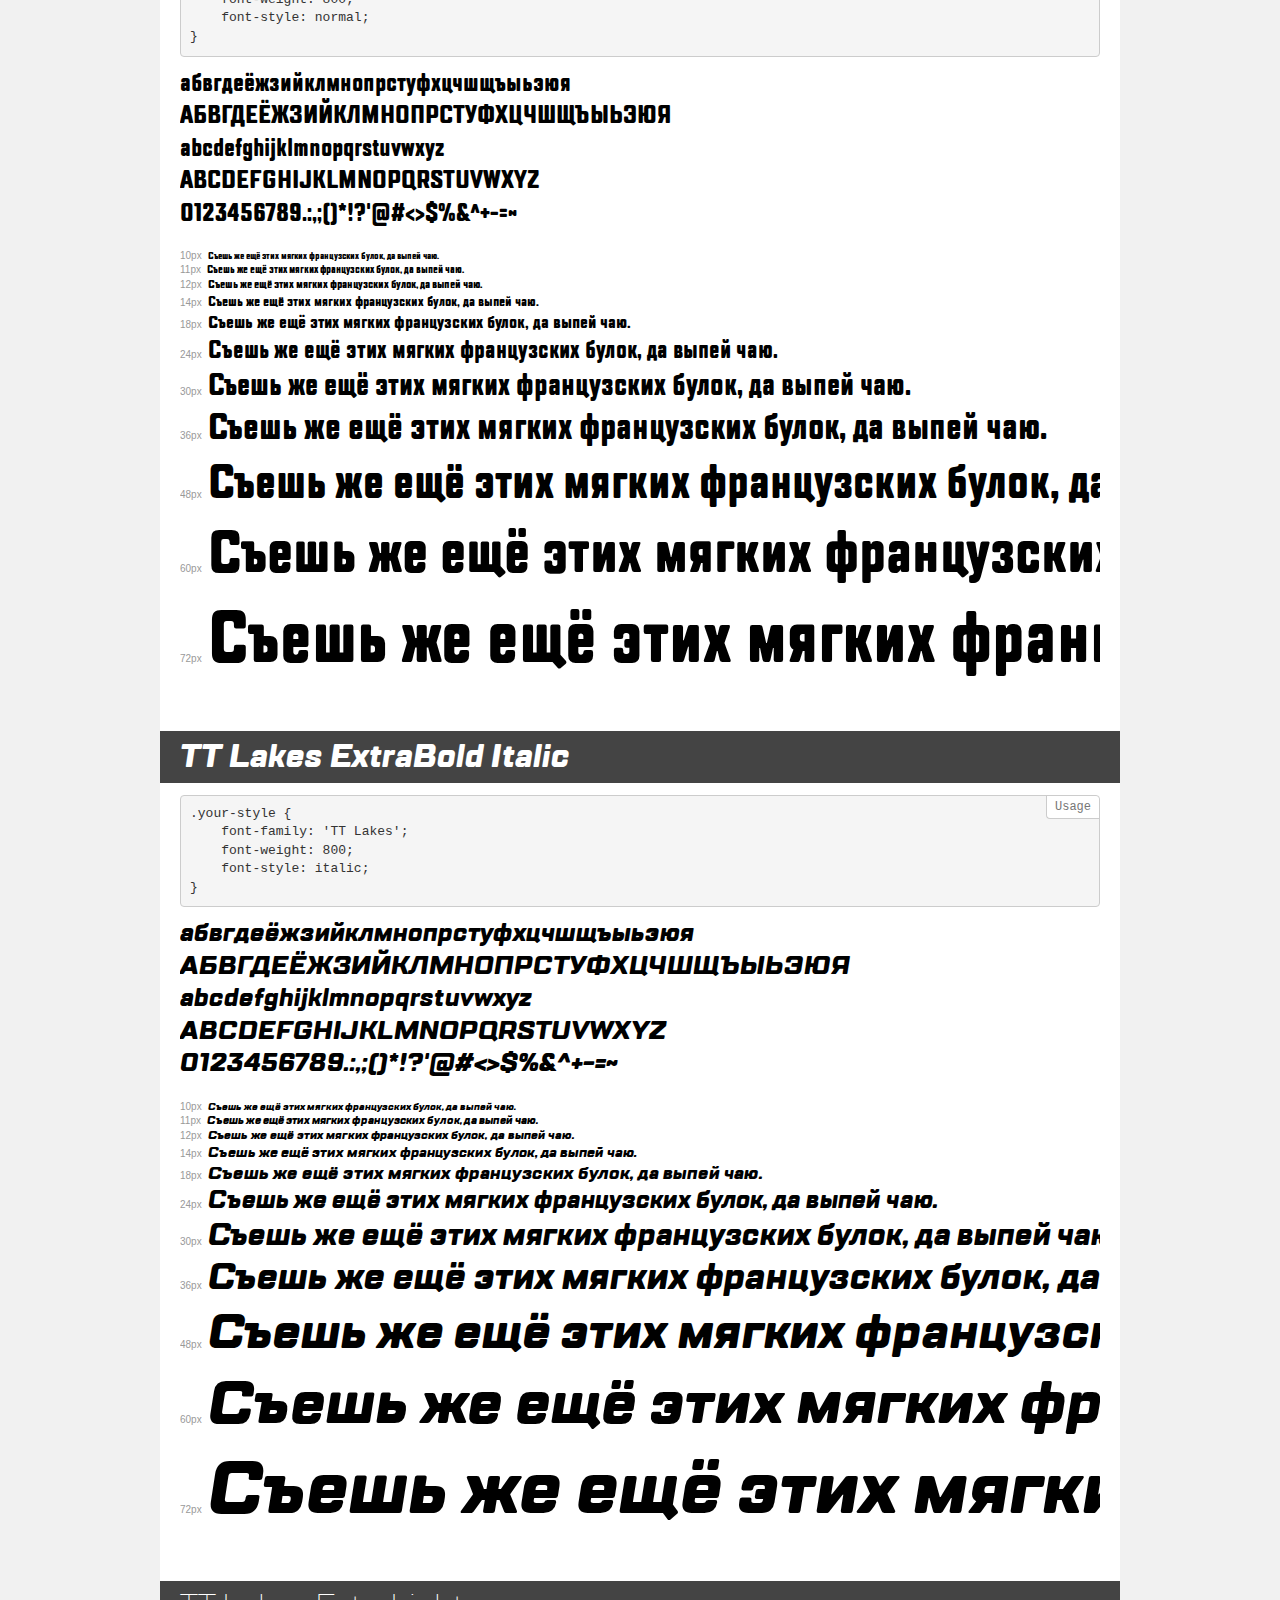
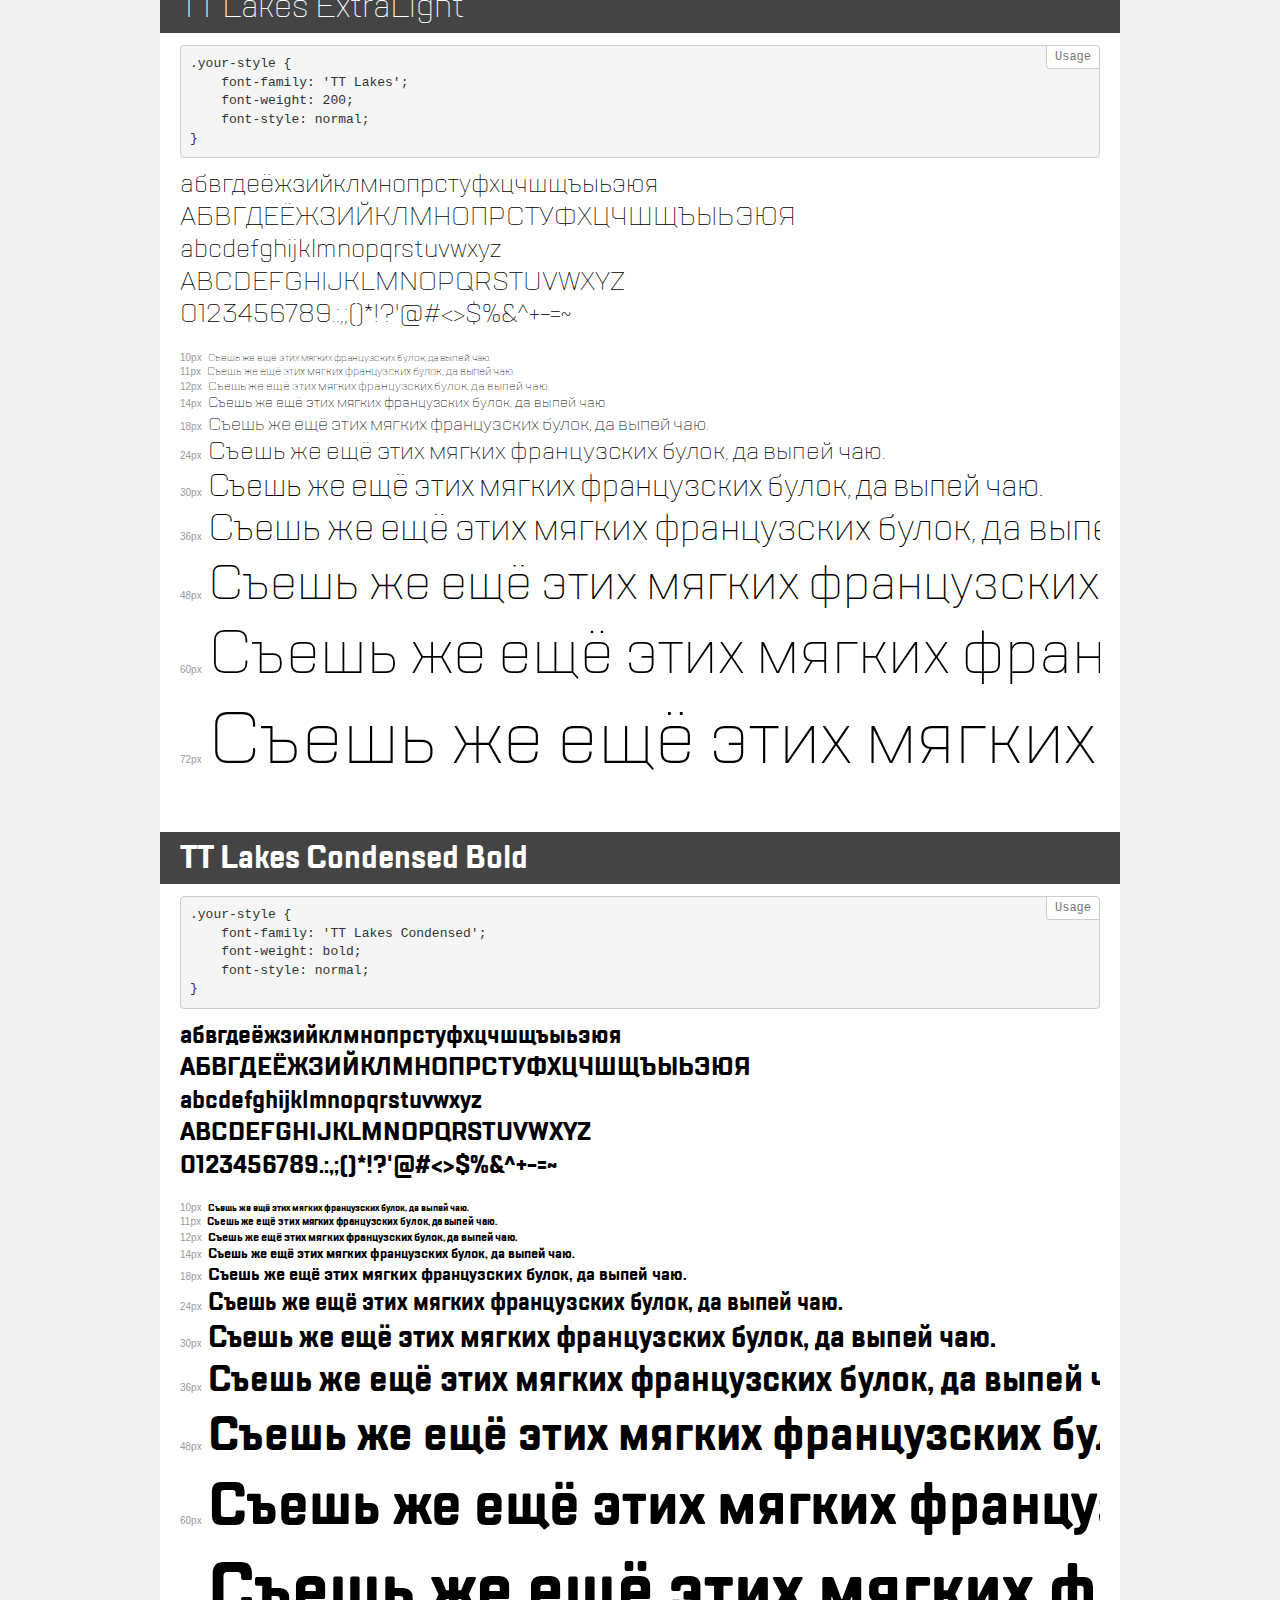
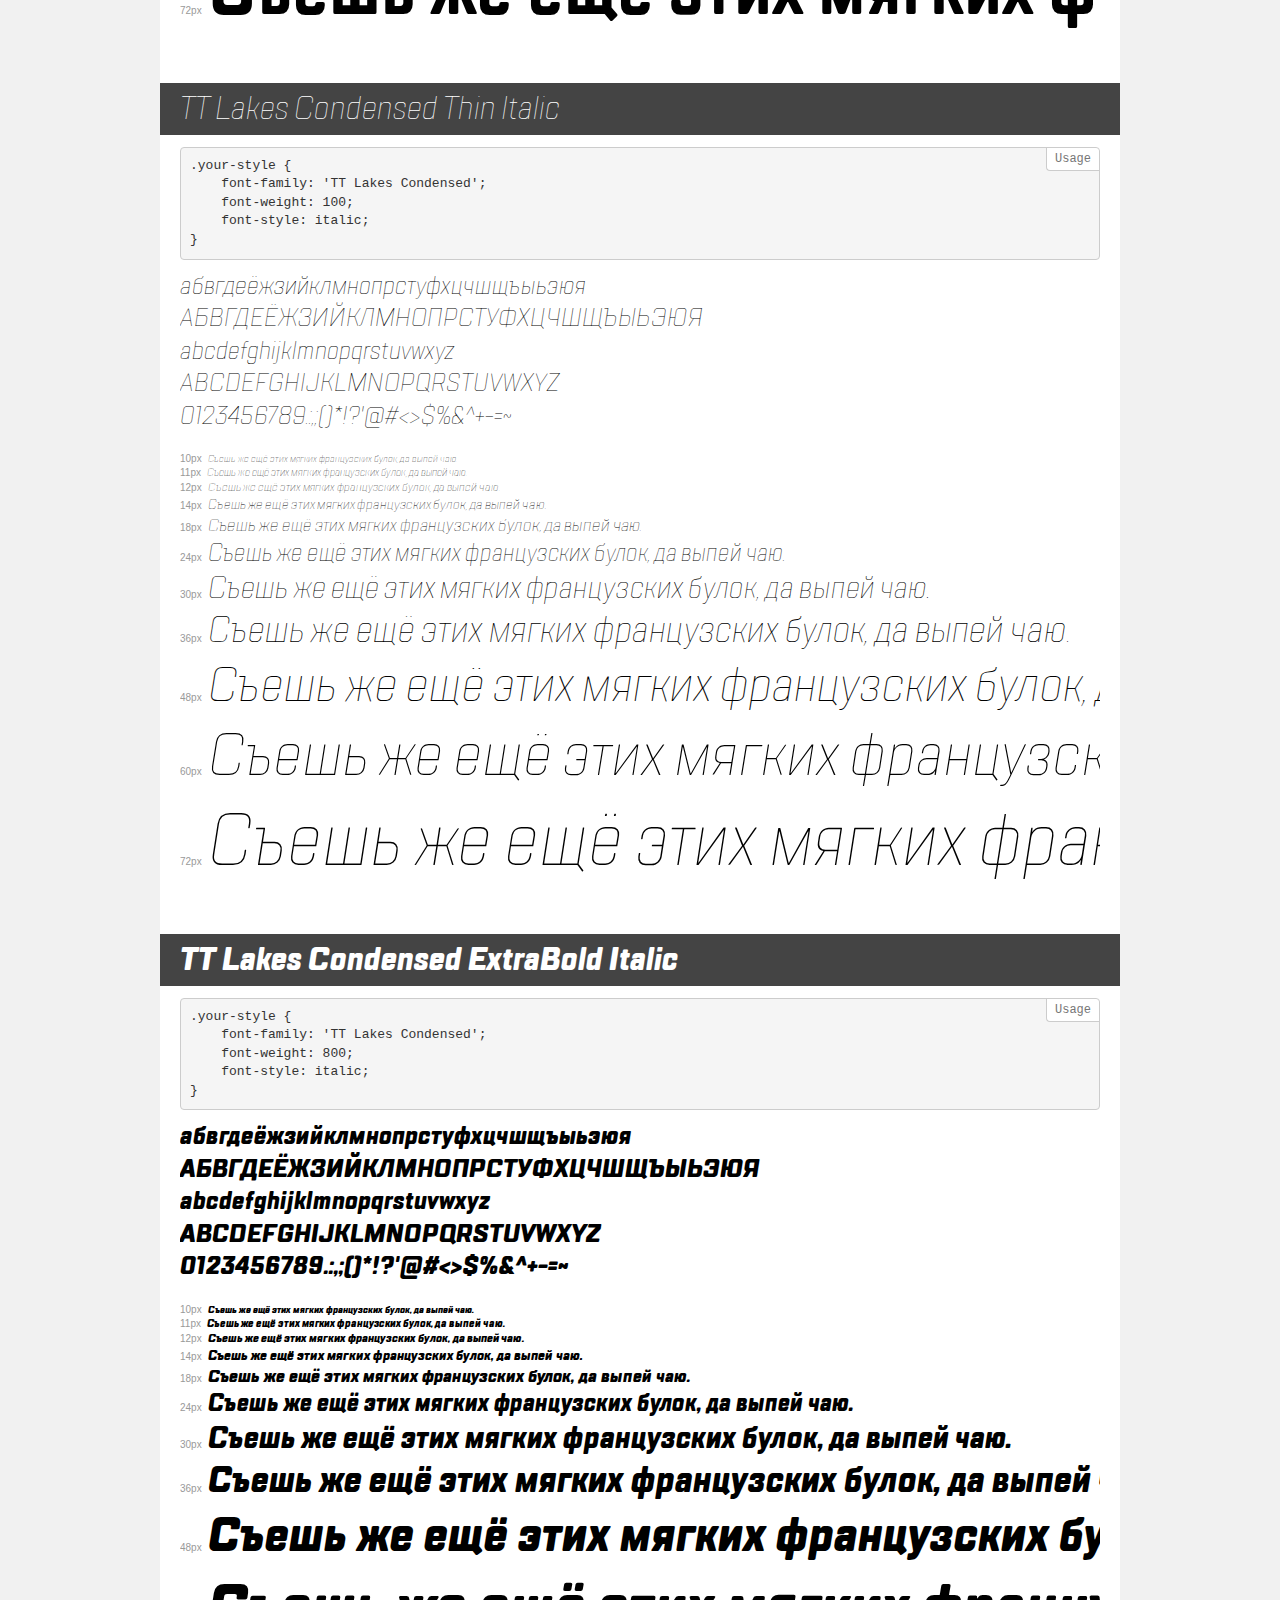
<file: font/demo.html>
<!DOCTYPE html>
<html>
<head>
    <meta charset="utf-8">
    <meta http-equiv="X-UA-Compatible" content="IE=edge">
    <meta name="viewport" content="width=device-width, initial-scale=1">
    <meta name="robots" content="noindex, noarchive">
    <meta name="format-detection" content="telephone=no">
    <title>Transfonter demo</title>
    <link href="stylesheet.css" rel="stylesheet">
    <style>
        /*
        http://meyerweb.com/eric/tools/css/reset/
        v2.0 | 20110126
        License: none (public domain)
        */
        html, body, div, span, applet, object, iframe,
        h1, h2, h3, h4, h5, h6, p, blockquote, pre,
        a, abbr, acronym, address, big, cite, code,
        del, dfn, em, img, ins, kbd, q, s, samp,
        small, strike, strong, sub, sup, tt, var,
        b, u, i, center,
        dl, dt, dd, ol, ul, li,
        fieldset, form, label, legend,
        table, caption, tbody, tfoot, thead, tr, th, td,
        article, aside, canvas, details, embed,
        figure, figcaption, footer, header, hgroup,
        menu, nav, output, ruby, section, summary,
        time, mark, audio, video {
            margin: 0;
            padding: 0;
            border: 0;
            font-size: 100%;
            font: inherit;
            vertical-align: baseline;
        }
        /* HTML5 display-role reset for older browsers */
        article, aside, details, figcaption, figure,
        footer, header, hgroup, menu, nav, section {
            display: block;
        }
        body {
            line-height: 1;
        }
        ol, ul {
            list-style: none;
        }
        blockquote, q {
            quotes: none;
        }
        blockquote:before, blockquote:after,
        q:before, q:after {
            content: '';
            content: none;
        }
        table {
            border-collapse: collapse;
            border-spacing: 0;
        }
        /* common styles */
        body {
            background: #f1f1f1;
            color: #000;
        }
        .page {
            background: #fff;
            width: 920px;
            margin: 0 auto;
            padding: 20px 20px 0 20px;
            overflow: hidden;
        }
        .font-container {
            overflow-x: auto;
            overflow-y: hidden;
            margin-bottom: 40px;
            line-height: 1.3;
            white-space: nowrap;
            padding-bottom: 5px;
        }
        h1 {
            position: relative;
            background: #444;
            font-size: 32px;
            color: #fff;
            padding: 10px 20px;
            margin: 0 -20px 12px -20px;
        }
        .letters {
            font-size: 25px;
            margin-bottom: 20px;
        }
        .s10:before {
            content: '10px';
        }
        .s11:before {
            content: '11px';
        }
        .s12:before {
            content: '12px';
        }
        .s14:before {
            content: '14px';
        }
        .s18:before {
            content: '18px';
        }
        .s24:before {
            content: '24px';
        }
        .s30:before {
            content: '30px';
        }
        .s36:before {
            content: '36px';
        }
        .s48:before {
            content: '48px';
        }
        .s60:before {
            content: '60px';
        }
        .s72:before {
            content: '72px';
        }
        .s10:before, .s11:before, .s12:before, .s14:before,
        .s18:before, .s24:before, .s30:before, .s36:before,
        .s48:before, .s60:before, .s72:before {
            font-family: Arial, sans-serif;
            font-size: 10px;
            font-weight: normal;
            font-style: normal;
            color: #999;
            padding-right: 6px;
        }
        pre {
            display: block;
            position: relative;
            padding: 9px;
            margin: 0 0 10px;
            font-family: Monaco, Menlo, Consolas, "Courier New", monospace !important;
            font-size: 13px;
            line-height: 1.428571429;
            color: #333;
            font-weight: normal !important;
            font-style: normal !important;
            background-color: #f5f5f5;
            border: 1px solid #ccc;
            overflow-x: auto;
            border-radius: 4px;
        }
        pre:after {
            display: block;
            position: absolute;
            right: 0;
            top: 0;
            content: 'Usage';
            line-height: 1;
            padding: 5px 8px;
            font-size: 12px;
            color: #767676;
            background-color: #fff;
            border: 1px solid #ccc;
            border-right: none;
            border-top: none;
            border-radius: 0 4px 0 4px;
            z-index: 10;
        }
        /* responsive */
        @media (max-width: 959px) {
            .page {
                width: auto;
                margin: 0;
            }
        }
    </style>
</head>
<body>
<div class="page">
    <div class="demo" style="font-family: 'TT Lakes'; font-weight: normal; font-style: italic;">
        <h1>TT Lakes Italic</h1>
        <pre>.your-style {
    font-family: 'TT Lakes';
    font-weight: normal;
    font-style: italic;
}</pre>
        <div class="font-container">
            <p class="letters">
                абвгдеёжзийклмнопрстуфхцчшщъыьэюя<br>
АБВГДЕЁЖЗИЙКЛМНОПРСТУФХЦЧШЩЪЫЬЭЮЯ<br>
abcdefghijklmnopqrstuvwxyz<br>
ABCDEFGHIJKLMNOPQRSTUVWXYZ<br>
                0123456789.:,;()*!?'@#<>$%&^+-=~
            </p>
            <p class="s10" style="font-size: 10px;">Съешь же ещё этих мягких французских булок, да выпей чаю.</p>
            <p class="s11" style="font-size: 11px;">Съешь же ещё этих мягких французских булок, да выпей чаю.</p>
            <p class="s12" style="font-size: 12px;">Съешь же ещё этих мягких французских булок, да выпей чаю.</p>
            <p class="s14" style="font-size: 14px;">Съешь же ещё этих мягких французских булок, да выпей чаю.</p>
            <p class="s18" style="font-size: 18px;">Съешь же ещё этих мягких французских булок, да выпей чаю.</p>
            <p class="s24" style="font-size: 24px;">Съешь же ещё этих мягких французских булок, да выпей чаю.</p>
            <p class="s30" style="font-size: 30px;">Съешь же ещё этих мягких французских булок, да выпей чаю.</p>
            <p class="s36" style="font-size: 36px;">Съешь же ещё этих мягких французских булок, да выпей чаю.</p>
            <p class="s48" style="font-size: 48px;">Съешь же ещё этих мягких французских булок, да выпей чаю.</p>
            <p class="s60" style="font-size: 60px;">Съешь же ещё этих мягких французских булок, да выпей чаю.</p>
            <p class="s72" style="font-size: 72px;">Съешь же ещё этих мягких французских булок, да выпей чаю.</p>
        </div>
    </div>
    <div class="demo" style="font-family: 'TT Lakes Condensed'; font-weight: 200; font-style: normal;">
        <h1>TT Lakes Condensed ExtraLight</h1>
        <pre>.your-style {
    font-family: 'TT Lakes Condensed';
    font-weight: 200;
    font-style: normal;
}</pre>
        <div class="font-container">
            <p class="letters">
                абвгдеёжзийклмнопрстуфхцчшщъыьэюя<br>
АБВГДЕЁЖЗИЙКЛМНОПРСТУФХЦЧШЩЪЫЬЭЮЯ<br>
abcdefghijklmnopqrstuvwxyz<br>
ABCDEFGHIJKLMNOPQRSTUVWXYZ<br>
                0123456789.:,;()*!?'@#<>$%&^+-=~
            </p>
            <p class="s10" style="font-size: 10px;">Съешь же ещё этих мягких французских булок, да выпей чаю.</p>
            <p class="s11" style="font-size: 11px;">Съешь же ещё этих мягких французских булок, да выпей чаю.</p>
            <p class="s12" style="font-size: 12px;">Съешь же ещё этих мягких французских булок, да выпей чаю.</p>
            <p class="s14" style="font-size: 14px;">Съешь же ещё этих мягких французских булок, да выпей чаю.</p>
            <p class="s18" style="font-size: 18px;">Съешь же ещё этих мягких французских булок, да выпей чаю.</p>
            <p class="s24" style="font-size: 24px;">Съешь же ещё этих мягких французских булок, да выпей чаю.</p>
            <p class="s30" style="font-size: 30px;">Съешь же ещё этих мягких французских булок, да выпей чаю.</p>
            <p class="s36" style="font-size: 36px;">Съешь же ещё этих мягких французских булок, да выпей чаю.</p>
            <p class="s48" style="font-size: 48px;">Съешь же ещё этих мягких французских булок, да выпей чаю.</p>
            <p class="s60" style="font-size: 60px;">Съешь же ещё этих мягких французских булок, да выпей чаю.</p>
            <p class="s72" style="font-size: 72px;">Съешь же ещё этих мягких французских булок, да выпей чаю.</p>
        </div>
    </div>
    <div class="demo" style="font-family: 'TT Lakes Compressed'; font-weight: normal; font-style: normal;">
        <h1>TT Lakes Compressed Regular</h1>
        <pre>.your-style {
    font-family: 'TT Lakes Compressed';
    font-weight: normal;
    font-style: normal;
}</pre>
        <div class="font-container">
            <p class="letters">
                абвгдеёжзийклмнопрстуфхцчшщъыьэюя<br>
АБВГДЕЁЖЗИЙКЛМНОПРСТУФХЦЧШЩЪЫЬЭЮЯ<br>
abcdefghijklmnopqrstuvwxyz<br>
ABCDEFGHIJKLMNOPQRSTUVWXYZ<br>
                0123456789.:,;()*!?'@#<>$%&^+-=~
            </p>
            <p class="s10" style="font-size: 10px;">Съешь же ещё этих мягких французских булок, да выпей чаю.</p>
            <p class="s11" style="font-size: 11px;">Съешь же ещё этих мягких французских булок, да выпей чаю.</p>
            <p class="s12" style="font-size: 12px;">Съешь же ещё этих мягких французских булок, да выпей чаю.</p>
            <p class="s14" style="font-size: 14px;">Съешь же ещё этих мягких французских булок, да выпей чаю.</p>
            <p class="s18" style="font-size: 18px;">Съешь же ещё этих мягких французских булок, да выпей чаю.</p>
            <p class="s24" style="font-size: 24px;">Съешь же ещё этих мягких французских булок, да выпей чаю.</p>
            <p class="s30" style="font-size: 30px;">Съешь же ещё этих мягких французских булок, да выпей чаю.</p>
            <p class="s36" style="font-size: 36px;">Съешь же ещё этих мягких французских булок, да выпей чаю.</p>
            <p class="s48" style="font-size: 48px;">Съешь же ещё этих мягких французских булок, да выпей чаю.</p>
            <p class="s60" style="font-size: 60px;">Съешь же ещё этих мягких французских булок, да выпей чаю.</p>
            <p class="s72" style="font-size: 72px;">Съешь же ещё этих мягких французских булок, да выпей чаю.</p>
        </div>
    </div>
    <div class="demo" style="font-family: 'TT Lakes Compressed'; font-weight: 100; font-style: italic;">
        <h1>TT Lakes Compressed Thin Italic</h1>
        <pre>.your-style {
    font-family: 'TT Lakes Compressed';
    font-weight: 100;
    font-style: italic;
}</pre>
        <div class="font-container">
            <p class="letters">
                абвгдеёжзийклмнопрстуфхцчшщъыьэюя<br>
АБВГДЕЁЖЗИЙКЛМНОПРСТУФХЦЧШЩЪЫЬЭЮЯ<br>
abcdefghijklmnopqrstuvwxyz<br>
ABCDEFGHIJKLMNOPQRSTUVWXYZ<br>
                0123456789.:,;()*!?'@#<>$%&^+-=~
            </p>
            <p class="s10" style="font-size: 10px;">Съешь же ещё этих мягких французских булок, да выпей чаю.</p>
            <p class="s11" style="font-size: 11px;">Съешь же ещё этих мягких французских булок, да выпей чаю.</p>
            <p class="s12" style="font-size: 12px;">Съешь же ещё этих мягких французских булок, да выпей чаю.</p>
            <p class="s14" style="font-size: 14px;">Съешь же ещё этих мягких французских булок, да выпей чаю.</p>
            <p class="s18" style="font-size: 18px;">Съешь же ещё этих мягких французских булок, да выпей чаю.</p>
            <p class="s24" style="font-size: 24px;">Съешь же ещё этих мягких французских булок, да выпей чаю.</p>
            <p class="s30" style="font-size: 30px;">Съешь же ещё этих мягких французских булок, да выпей чаю.</p>
            <p class="s36" style="font-size: 36px;">Съешь же ещё этих мягких французских булок, да выпей чаю.</p>
            <p class="s48" style="font-size: 48px;">Съешь же ещё этих мягких французских булок, да выпей чаю.</p>
            <p class="s60" style="font-size: 60px;">Съешь же ещё этих мягких французских булок, да выпей чаю.</p>
            <p class="s72" style="font-size: 72px;">Съешь же ещё этих мягких французских булок, да выпей чаю.</p>
        </div>
    </div>
    <div class="demo" style="font-family: 'TT Lakes Condensed'; font-weight: 500; font-style: normal;">
        <h1>TT Lakes Condensed Medium</h1>
        <pre>.your-style {
    font-family: 'TT Lakes Condensed';
    font-weight: 500;
    font-style: normal;
}</pre>
        <div class="font-container">
            <p class="letters">
                абвгдеёжзийклмнопрстуфхцчшщъыьэюя<br>
АБВГДЕЁЖЗИЙКЛМНОПРСТУФХЦЧШЩЪЫЬЭЮЯ<br>
abcdefghijklmnopqrstuvwxyz<br>
ABCDEFGHIJKLMNOPQRSTUVWXYZ<br>
                0123456789.:,;()*!?'@#<>$%&^+-=~
            </p>
            <p class="s10" style="font-size: 10px;">Съешь же ещё этих мягких французских булок, да выпей чаю.</p>
            <p class="s11" style="font-size: 11px;">Съешь же ещё этих мягких французских булок, да выпей чаю.</p>
            <p class="s12" style="font-size: 12px;">Съешь же ещё этих мягких французских булок, да выпей чаю.</p>
            <p class="s14" style="font-size: 14px;">Съешь же ещё этих мягких французских булок, да выпей чаю.</p>
            <p class="s18" style="font-size: 18px;">Съешь же ещё этих мягких французских булок, да выпей чаю.</p>
            <p class="s24" style="font-size: 24px;">Съешь же ещё этих мягких французских булок, да выпей чаю.</p>
            <p class="s30" style="font-size: 30px;">Съешь же ещё этих мягких французских булок, да выпей чаю.</p>
            <p class="s36" style="font-size: 36px;">Съешь же ещё этих мягких французских булок, да выпей чаю.</p>
            <p class="s48" style="font-size: 48px;">Съешь же ещё этих мягких французских булок, да выпей чаю.</p>
            <p class="s60" style="font-size: 60px;">Съешь же ещё этих мягких французских булок, да выпей чаю.</p>
            <p class="s72" style="font-size: 72px;">Съешь же ещё этих мягких французских булок, да выпей чаю.</p>
        </div>
    </div>
    <div class="demo" style="font-family: 'TT Lakes Compressed'; font-weight: 800; font-style: italic;">
        <h1>TT Lakes Compressed ExtraBold Italic</h1>
        <pre>.your-style {
    font-family: 'TT Lakes Compressed';
    font-weight: 800;
    font-style: italic;
}</pre>
        <div class="font-container">
            <p class="letters">
                абвгдеёжзийклмнопрстуфхцчшщъыьэюя<br>
АБВГДЕЁЖЗИЙКЛМНОПРСТУФХЦЧШЩЪЫЬЭЮЯ<br>
abcdefghijklmnopqrstuvwxyz<br>
ABCDEFGHIJKLMNOPQRSTUVWXYZ<br>
                0123456789.:,;()*!?'@#<>$%&^+-=~
            </p>
            <p class="s10" style="font-size: 10px;">Съешь же ещё этих мягких французских булок, да выпей чаю.</p>
            <p class="s11" style="font-size: 11px;">Съешь же ещё этих мягких французских булок, да выпей чаю.</p>
            <p class="s12" style="font-size: 12px;">Съешь же ещё этих мягких французских булок, да выпей чаю.</p>
            <p class="s14" style="font-size: 14px;">Съешь же ещё этих мягких французских булок, да выпей чаю.</p>
            <p class="s18" style="font-size: 18px;">Съешь же ещё этих мягких французских булок, да выпей чаю.</p>
            <p class="s24" style="font-size: 24px;">Съешь же ещё этих мягких французских булок, да выпей чаю.</p>
            <p class="s30" style="font-size: 30px;">Съешь же ещё этих мягких французских булок, да выпей чаю.</p>
            <p class="s36" style="font-size: 36px;">Съешь же ещё этих мягких французских булок, да выпей чаю.</p>
            <p class="s48" style="font-size: 48px;">Съешь же ещё этих мягких французских булок, да выпей чаю.</p>
            <p class="s60" style="font-size: 60px;">Съешь же ещё этих мягких французских булок, да выпей чаю.</p>
            <p class="s72" style="font-size: 72px;">Съешь же ещё этих мягких французских булок, да выпей чаю.</p>
        </div>
    </div>
    <div class="demo" style="font-family: 'TT Lakes'; font-weight: 200; font-style: italic;">
        <h1>TT Lakes ExtraLight Italic</h1>
        <pre>.your-style {
    font-family: 'TT Lakes';
    font-weight: 200;
    font-style: italic;
}</pre>
        <div class="font-container">
            <p class="letters">
                абвгдеёжзийклмнопрстуфхцчшщъыьэюя<br>
АБВГДЕЁЖЗИЙКЛМНОПРСТУФХЦЧШЩЪЫЬЭЮЯ<br>
abcdefghijklmnopqrstuvwxyz<br>
ABCDEFGHIJKLMNOPQRSTUVWXYZ<br>
                0123456789.:,;()*!?'@#<>$%&^+-=~
            </p>
            <p class="s10" style="font-size: 10px;">Съешь же ещё этих мягких французских булок, да выпей чаю.</p>
            <p class="s11" style="font-size: 11px;">Съешь же ещё этих мягких французских булок, да выпей чаю.</p>
            <p class="s12" style="font-size: 12px;">Съешь же ещё этих мягких французских булок, да выпей чаю.</p>
            <p class="s14" style="font-size: 14px;">Съешь же ещё этих мягких французских булок, да выпей чаю.</p>
            <p class="s18" style="font-size: 18px;">Съешь же ещё этих мягких французских булок, да выпей чаю.</p>
            <p class="s24" style="font-size: 24px;">Съешь же ещё этих мягких французских булок, да выпей чаю.</p>
            <p class="s30" style="font-size: 30px;">Съешь же ещё этих мягких французских булок, да выпей чаю.</p>
            <p class="s36" style="font-size: 36px;">Съешь же ещё этих мягких французских булок, да выпей чаю.</p>
            <p class="s48" style="font-size: 48px;">Съешь же ещё этих мягких французских булок, да выпей чаю.</p>
            <p class="s60" style="font-size: 60px;">Съешь же ещё этих мягких французских булок, да выпей чаю.</p>
            <p class="s72" style="font-size: 72px;">Съешь же ещё этих мягких французских булок, да выпей чаю.</p>
        </div>
    </div>
    <div class="demo" style="font-family: 'TT Lakes'; font-weight: 300; font-style: italic;">
        <h1>TT Lakes Light Italic</h1>
        <pre>.your-style {
    font-family: 'TT Lakes';
    font-weight: 300;
    font-style: italic;
}</pre>
        <div class="font-container">
            <p class="letters">
                абвгдеёжзийклмнопрстуфхцчшщъыьэюя<br>
АБВГДЕЁЖЗИЙКЛМНОПРСТУФХЦЧШЩЪЫЬЭЮЯ<br>
abcdefghijklmnopqrstuvwxyz<br>
ABCDEFGHIJKLMNOPQRSTUVWXYZ<br>
                0123456789.:,;()*!?'@#<>$%&^+-=~
            </p>
            <p class="s10" style="font-size: 10px;">Съешь же ещё этих мягких французских булок, да выпей чаю.</p>
            <p class="s11" style="font-size: 11px;">Съешь же ещё этих мягких французских булок, да выпей чаю.</p>
            <p class="s12" style="font-size: 12px;">Съешь же ещё этих мягких французских булок, да выпей чаю.</p>
            <p class="s14" style="font-size: 14px;">Съешь же ещё этих мягких французских булок, да выпей чаю.</p>
            <p class="s18" style="font-size: 18px;">Съешь же ещё этих мягких французских булок, да выпей чаю.</p>
            <p class="s24" style="font-size: 24px;">Съешь же ещё этих мягких французских булок, да выпей чаю.</p>
            <p class="s30" style="font-size: 30px;">Съешь же ещё этих мягких французских булок, да выпей чаю.</p>
            <p class="s36" style="font-size: 36px;">Съешь же ещё этих мягких французских булок, да выпей чаю.</p>
            <p class="s48" style="font-size: 48px;">Съешь же ещё этих мягких французских булок, да выпей чаю.</p>
            <p class="s60" style="font-size: 60px;">Съешь же ещё этих мягких французских булок, да выпей чаю.</p>
            <p class="s72" style="font-size: 72px;">Съешь же ещё этих мягких французских булок, да выпей чаю.</p>
        </div>
    </div>
    <div class="demo" style="font-family: 'TT Lakes'; font-weight: 100; font-style: normal;">
        <h1>TT Lakes Thin</h1>
        <pre>.your-style {
    font-family: 'TT Lakes';
    font-weight: 100;
    font-style: normal;
}</pre>
        <div class="font-container">
            <p class="letters">
                абвгдеёжзийклмнопрстуфхцчшщъыьэюя<br>
АБВГДЕЁЖЗИЙКЛМНОПРСТУФХЦЧШЩЪЫЬЭЮЯ<br>
abcdefghijklmnopqrstuvwxyz<br>
ABCDEFGHIJKLMNOPQRSTUVWXYZ<br>
                0123456789.:,;()*!?'@#<>$%&^+-=~
            </p>
            <p class="s10" style="font-size: 10px;">Съешь же ещё этих мягких французских булок, да выпей чаю.</p>
            <p class="s11" style="font-size: 11px;">Съешь же ещё этих мягких французских булок, да выпей чаю.</p>
            <p class="s12" style="font-size: 12px;">Съешь же ещё этих мягких французских булок, да выпей чаю.</p>
            <p class="s14" style="font-size: 14px;">Съешь же ещё этих мягких французских булок, да выпей чаю.</p>
            <p class="s18" style="font-size: 18px;">Съешь же ещё этих мягких французских булок, да выпей чаю.</p>
            <p class="s24" style="font-size: 24px;">Съешь же ещё этих мягких французских булок, да выпей чаю.</p>
            <p class="s30" style="font-size: 30px;">Съешь же ещё этих мягких французских булок, да выпей чаю.</p>
            <p class="s36" style="font-size: 36px;">Съешь же ещё этих мягких французских булок, да выпей чаю.</p>
            <p class="s48" style="font-size: 48px;">Съешь же ещё этих мягких французских булок, да выпей чаю.</p>
            <p class="s60" style="font-size: 60px;">Съешь же ещё этих мягких французских булок, да выпей чаю.</p>
            <p class="s72" style="font-size: 72px;">Съешь же ещё этих мягких французских булок, да выпей чаю.</p>
        </div>
    </div>
    <div class="demo" style="font-family: 'TT Lakes'; font-weight: 600; font-style: italic;">
        <h1>TT Lakes DemiBold Italic</h1>
        <pre>.your-style {
    font-family: 'TT Lakes';
    font-weight: 600;
    font-style: italic;
}</pre>
        <div class="font-container">
            <p class="letters">
                абвгдеёжзийклмнопрстуфхцчшщъыьэюя<br>
АБВГДЕЁЖЗИЙКЛМНОПРСТУФХЦЧШЩЪЫЬЭЮЯ<br>
abcdefghijklmnopqrstuvwxyz<br>
ABCDEFGHIJKLMNOPQRSTUVWXYZ<br>
                0123456789.:,;()*!?'@#<>$%&^+-=~
            </p>
            <p class="s10" style="font-size: 10px;">Съешь же ещё этих мягких французских булок, да выпей чаю.</p>
            <p class="s11" style="font-size: 11px;">Съешь же ещё этих мягких французских булок, да выпей чаю.</p>
            <p class="s12" style="font-size: 12px;">Съешь же ещё этих мягких французских булок, да выпей чаю.</p>
            <p class="s14" style="font-size: 14px;">Съешь же ещё этих мягких французских булок, да выпей чаю.</p>
            <p class="s18" style="font-size: 18px;">Съешь же ещё этих мягких французских булок, да выпей чаю.</p>
            <p class="s24" style="font-size: 24px;">Съешь же ещё этих мягких французских булок, да выпей чаю.</p>
            <p class="s30" style="font-size: 30px;">Съешь же ещё этих мягких французских булок, да выпей чаю.</p>
            <p class="s36" style="font-size: 36px;">Съешь же ещё этих мягких французских булок, да выпей чаю.</p>
            <p class="s48" style="font-size: 48px;">Съешь же ещё этих мягких французских булок, да выпей чаю.</p>
            <p class="s60" style="font-size: 60px;">Съешь же ещё этих мягких французских булок, да выпей чаю.</p>
            <p class="s72" style="font-size: 72px;">Съешь же ещё этих мягких французских булок, да выпей чаю.</p>
        </div>
    </div>
    <div class="demo" style="font-family: 'TT Lakes Condensed'; font-weight: 900; font-style: normal;">
        <h1>TT Lakes Condensed Black</h1>
        <pre>.your-style {
    font-family: 'TT Lakes Condensed';
    font-weight: 900;
    font-style: normal;
}</pre>
        <div class="font-container">
            <p class="letters">
                абвгдеёжзийклмнопрстуфхцчшщъыьэюя<br>
АБВГДЕЁЖЗИЙКЛМНОПРСТУФХЦЧШЩЪЫЬЭЮЯ<br>
abcdefghijklmnopqrstuvwxyz<br>
ABCDEFGHIJKLMNOPQRSTUVWXYZ<br>
                0123456789.:,;()*!?'@#<>$%&^+-=~
            </p>
            <p class="s10" style="font-size: 10px;">Съешь же ещё этих мягких французских булок, да выпей чаю.</p>
            <p class="s11" style="font-size: 11px;">Съешь же ещё этих мягких французских булок, да выпей чаю.</p>
            <p class="s12" style="font-size: 12px;">Съешь же ещё этих мягких французских булок, да выпей чаю.</p>
            <p class="s14" style="font-size: 14px;">Съешь же ещё этих мягких французских булок, да выпей чаю.</p>
            <p class="s18" style="font-size: 18px;">Съешь же ещё этих мягких французских булок, да выпей чаю.</p>
            <p class="s24" style="font-size: 24px;">Съешь же ещё этих мягких французских булок, да выпей чаю.</p>
            <p class="s30" style="font-size: 30px;">Съешь же ещё этих мягких французских булок, да выпей чаю.</p>
            <p class="s36" style="font-size: 36px;">Съешь же ещё этих мягких французских булок, да выпей чаю.</p>
            <p class="s48" style="font-size: 48px;">Съешь же ещё этих мягких французских булок, да выпей чаю.</p>
            <p class="s60" style="font-size: 60px;">Съешь же ещё этих мягких французских булок, да выпей чаю.</p>
            <p class="s72" style="font-size: 72px;">Съешь же ещё этих мягких французских булок, да выпей чаю.</p>
        </div>
    </div>
    <div class="demo" style="font-family: 'TT Lakes Condensed'; font-weight: 300; font-style: italic;">
        <h1>TT Lakes Condensed Light Italic</h1>
        <pre>.your-style {
    font-family: 'TT Lakes Condensed';
    font-weight: 300;
    font-style: italic;
}</pre>
        <div class="font-container">
            <p class="letters">
                абвгдеёжзийклмнопрстуфхцчшщъыьэюя<br>
АБВГДЕЁЖЗИЙКЛМНОПРСТУФХЦЧШЩЪЫЬЭЮЯ<br>
abcdefghijklmnopqrstuvwxyz<br>
ABCDEFGHIJKLMNOPQRSTUVWXYZ<br>
                0123456789.:,;()*!?'@#<>$%&^+-=~
            </p>
            <p class="s10" style="font-size: 10px;">Съешь же ещё этих мягких французских булок, да выпей чаю.</p>
            <p class="s11" style="font-size: 11px;">Съешь же ещё этих мягких французских булок, да выпей чаю.</p>
            <p class="s12" style="font-size: 12px;">Съешь же ещё этих мягких французских булок, да выпей чаю.</p>
            <p class="s14" style="font-size: 14px;">Съешь же ещё этих мягких французских булок, да выпей чаю.</p>
            <p class="s18" style="font-size: 18px;">Съешь же ещё этих мягких французских булок, да выпей чаю.</p>
            <p class="s24" style="font-size: 24px;">Съешь же ещё этих мягких французских булок, да выпей чаю.</p>
            <p class="s30" style="font-size: 30px;">Съешь же ещё этих мягких французских булок, да выпей чаю.</p>
            <p class="s36" style="font-size: 36px;">Съешь же ещё этих мягких французских булок, да выпей чаю.</p>
            <p class="s48" style="font-size: 48px;">Съешь же ещё этих мягких французских булок, да выпей чаю.</p>
            <p class="s60" style="font-size: 60px;">Съешь же ещё этих мягких французских булок, да выпей чаю.</p>
            <p class="s72" style="font-size: 72px;">Съешь же ещё этих мягких французских булок, да выпей чаю.</p>
        </div>
    </div>
    <div class="demo" style="font-family: 'TT Lakes Condensed'; font-weight: 600; font-style: normal;">
        <h1>TT Lakes Condensed DemiBold</h1>
        <pre>.your-style {
    font-family: 'TT Lakes Condensed';
    font-weight: 600;
    font-style: normal;
}</pre>
        <div class="font-container">
            <p class="letters">
                абвгдеёжзийклмнопрстуфхцчшщъыьэюя<br>
АБВГДЕЁЖЗИЙКЛМНОПРСТУФХЦЧШЩЪЫЬЭЮЯ<br>
abcdefghijklmnopqrstuvwxyz<br>
ABCDEFGHIJKLMNOPQRSTUVWXYZ<br>
                0123456789.:,;()*!?'@#<>$%&^+-=~
            </p>
            <p class="s10" style="font-size: 10px;">Съешь же ещё этих мягких французских булок, да выпей чаю.</p>
            <p class="s11" style="font-size: 11px;">Съешь же ещё этих мягких французских булок, да выпей чаю.</p>
            <p class="s12" style="font-size: 12px;">Съешь же ещё этих мягких французских булок, да выпей чаю.</p>
            <p class="s14" style="font-size: 14px;">Съешь же ещё этих мягких французских булок, да выпей чаю.</p>
            <p class="s18" style="font-size: 18px;">Съешь же ещё этих мягких французских булок, да выпей чаю.</p>
            <p class="s24" style="font-size: 24px;">Съешь же ещё этих мягких французских булок, да выпей чаю.</p>
            <p class="s30" style="font-size: 30px;">Съешь же ещё этих мягких французских булок, да выпей чаю.</p>
            <p class="s36" style="font-size: 36px;">Съешь же ещё этих мягких французских булок, да выпей чаю.</p>
            <p class="s48" style="font-size: 48px;">Съешь же ещё этих мягких французских булок, да выпей чаю.</p>
            <p class="s60" style="font-size: 60px;">Съешь же ещё этих мягких французских булок, да выпей чаю.</p>
            <p class="s72" style="font-size: 72px;">Съешь же ещё этих мягких французских булок, да выпей чаю.</p>
        </div>
    </div>
    <div class="demo" style="font-family: 'TT Lakes Compressed'; font-weight: 800; font-style: normal;">
        <h1>TT Lakes Compressed ExtraBold</h1>
        <pre>.your-style {
    font-family: 'TT Lakes Compressed';
    font-weight: 800;
    font-style: normal;
}</pre>
        <div class="font-container">
            <p class="letters">
                абвгдеёжзийклмнопрстуфхцчшщъыьэюя<br>
АБВГДЕЁЖЗИЙКЛМНОПРСТУФХЦЧШЩЪЫЬЭЮЯ<br>
abcdefghijklmnopqrstuvwxyz<br>
ABCDEFGHIJKLMNOPQRSTUVWXYZ<br>
                0123456789.:,;()*!?'@#<>$%&^+-=~
            </p>
            <p class="s10" style="font-size: 10px;">Съешь же ещё этих мягких французских булок, да выпей чаю.</p>
            <p class="s11" style="font-size: 11px;">Съешь же ещё этих мягких французских булок, да выпей чаю.</p>
            <p class="s12" style="font-size: 12px;">Съешь же ещё этих мягких французских булок, да выпей чаю.</p>
            <p class="s14" style="font-size: 14px;">Съешь же ещё этих мягких французских булок, да выпей чаю.</p>
            <p class="s18" style="font-size: 18px;">Съешь же ещё этих мягких французских булок, да выпей чаю.</p>
            <p class="s24" style="font-size: 24px;">Съешь же ещё этих мягких французских булок, да выпей чаю.</p>
            <p class="s30" style="font-size: 30px;">Съешь же ещё этих мягких французских булок, да выпей чаю.</p>
            <p class="s36" style="font-size: 36px;">Съешь же ещё этих мягких французских булок, да выпей чаю.</p>
            <p class="s48" style="font-size: 48px;">Съешь же ещё этих мягких французских булок, да выпей чаю.</p>
            <p class="s60" style="font-size: 60px;">Съешь же ещё этих мягких французских булок, да выпей чаю.</p>
            <p class="s72" style="font-size: 72px;">Съешь же ещё этих мягких французских булок, да выпей чаю.</p>
        </div>
    </div>
    <div class="demo" style="font-family: 'TT Lakes'; font-weight: 800; font-style: italic;">
        <h1>TT Lakes ExtraBold Italic</h1>
        <pre>.your-style {
    font-family: 'TT Lakes';
    font-weight: 800;
    font-style: italic;
}</pre>
        <div class="font-container">
            <p class="letters">
                абвгдеёжзийклмнопрстуфхцчшщъыьэюя<br>
АБВГДЕЁЖЗИЙКЛМНОПРСТУФХЦЧШЩЪЫЬЭЮЯ<br>
abcdefghijklmnopqrstuvwxyz<br>
ABCDEFGHIJKLMNOPQRSTUVWXYZ<br>
                0123456789.:,;()*!?'@#<>$%&^+-=~
            </p>
            <p class="s10" style="font-size: 10px;">Съешь же ещё этих мягких французских булок, да выпей чаю.</p>
            <p class="s11" style="font-size: 11px;">Съешь же ещё этих мягких французских булок, да выпей чаю.</p>
            <p class="s12" style="font-size: 12px;">Съешь же ещё этих мягких французских булок, да выпей чаю.</p>
            <p class="s14" style="font-size: 14px;">Съешь же ещё этих мягких французских булок, да выпей чаю.</p>
            <p class="s18" style="font-size: 18px;">Съешь же ещё этих мягких французских булок, да выпей чаю.</p>
            <p class="s24" style="font-size: 24px;">Съешь же ещё этих мягких французских булок, да выпей чаю.</p>
            <p class="s30" style="font-size: 30px;">Съешь же ещё этих мягких французских булок, да выпей чаю.</p>
            <p class="s36" style="font-size: 36px;">Съешь же ещё этих мягких французских булок, да выпей чаю.</p>
            <p class="s48" style="font-size: 48px;">Съешь же ещё этих мягких французских булок, да выпей чаю.</p>
            <p class="s60" style="font-size: 60px;">Съешь же ещё этих мягких французских булок, да выпей чаю.</p>
            <p class="s72" style="font-size: 72px;">Съешь же ещё этих мягких французских булок, да выпей чаю.</p>
        </div>
    </div>
    <div class="demo" style="font-family: 'TT Lakes'; font-weight: 200; font-style: normal;">
        <h1>TT Lakes ExtraLight</h1>
        <pre>.your-style {
    font-family: 'TT Lakes';
    font-weight: 200;
    font-style: normal;
}</pre>
        <div class="font-container">
            <p class="letters">
                абвгдеёжзийклмнопрстуфхцчшщъыьэюя<br>
АБВГДЕЁЖЗИЙКЛМНОПРСТУФХЦЧШЩЪЫЬЭЮЯ<br>
abcdefghijklmnopqrstuvwxyz<br>
ABCDEFGHIJKLMNOPQRSTUVWXYZ<br>
                0123456789.:,;()*!?'@#<>$%&^+-=~
            </p>
            <p class="s10" style="font-size: 10px;">Съешь же ещё этих мягких французских булок, да выпей чаю.</p>
            <p class="s11" style="font-size: 11px;">Съешь же ещё этих мягких французских булок, да выпей чаю.</p>
            <p class="s12" style="font-size: 12px;">Съешь же ещё этих мягких французских булок, да выпей чаю.</p>
            <p class="s14" style="font-size: 14px;">Съешь же ещё этих мягких французских булок, да выпей чаю.</p>
            <p class="s18" style="font-size: 18px;">Съешь же ещё этих мягких французских булок, да выпей чаю.</p>
            <p class="s24" style="font-size: 24px;">Съешь же ещё этих мягких французских булок, да выпей чаю.</p>
            <p class="s30" style="font-size: 30px;">Съешь же ещё этих мягких французских булок, да выпей чаю.</p>
            <p class="s36" style="font-size: 36px;">Съешь же ещё этих мягких французских булок, да выпей чаю.</p>
            <p class="s48" style="font-size: 48px;">Съешь же ещё этих мягких французских булок, да выпей чаю.</p>
            <p class="s60" style="font-size: 60px;">Съешь же ещё этих мягких французских булок, да выпей чаю.</p>
            <p class="s72" style="font-size: 72px;">Съешь же ещё этих мягких французских булок, да выпей чаю.</p>
        </div>
    </div>
    <div class="demo" style="font-family: 'TT Lakes Condensed'; font-weight: bold; font-style: normal;">
        <h1>TT Lakes Condensed Bold</h1>
        <pre>.your-style {
    font-family: 'TT Lakes Condensed';
    font-weight: bold;
    font-style: normal;
}</pre>
        <div class="font-container">
            <p class="letters">
                абвгдеёжзийклмнопрстуфхцчшщъыьэюя<br>
АБВГДЕЁЖЗИЙКЛМНОПРСТУФХЦЧШЩЪЫЬЭЮЯ<br>
abcdefghijklmnopqrstuvwxyz<br>
ABCDEFGHIJKLMNOPQRSTUVWXYZ<br>
                0123456789.:,;()*!?'@#<>$%&^+-=~
            </p>
            <p class="s10" style="font-size: 10px;">Съешь же ещё этих мягких французских булок, да выпей чаю.</p>
            <p class="s11" style="font-size: 11px;">Съешь же ещё этих мягких французских булок, да выпей чаю.</p>
            <p class="s12" style="font-size: 12px;">Съешь же ещё этих мягких французских булок, да выпей чаю.</p>
            <p class="s14" style="font-size: 14px;">Съешь же ещё этих мягких французских булок, да выпей чаю.</p>
            <p class="s18" style="font-size: 18px;">Съешь же ещё этих мягких французских булок, да выпей чаю.</p>
            <p class="s24" style="font-size: 24px;">Съешь же ещё этих мягких французских булок, да выпей чаю.</p>
            <p class="s30" style="font-size: 30px;">Съешь же ещё этих мягких французских булок, да выпей чаю.</p>
            <p class="s36" style="font-size: 36px;">Съешь же ещё этих мягких французских булок, да выпей чаю.</p>
            <p class="s48" style="font-size: 48px;">Съешь же ещё этих мягких французских булок, да выпей чаю.</p>
            <p class="s60" style="font-size: 60px;">Съешь же ещё этих мягких французских булок, да выпей чаю.</p>
            <p class="s72" style="font-size: 72px;">Съешь же ещё этих мягких французских булок, да выпей чаю.</p>
        </div>
    </div>
    <div class="demo" style="font-family: 'TT Lakes Condensed'; font-weight: 100; font-style: italic;">
        <h1>TT Lakes Condensed Thin Italic</h1>
        <pre>.your-style {
    font-family: 'TT Lakes Condensed';
    font-weight: 100;
    font-style: italic;
}</pre>
        <div class="font-container">
            <p class="letters">
                абвгдеёжзийклмнопрстуфхцчшщъыьэюя<br>
АБВГДЕЁЖЗИЙКЛМНОПРСТУФХЦЧШЩЪЫЬЭЮЯ<br>
abcdefghijklmnopqrstuvwxyz<br>
ABCDEFGHIJKLMNOPQRSTUVWXYZ<br>
                0123456789.:,;()*!?'@#<>$%&^+-=~
            </p>
            <p class="s10" style="font-size: 10px;">Съешь же ещё этих мягких французских булок, да выпей чаю.</p>
            <p class="s11" style="font-size: 11px;">Съешь же ещё этих мягких французских булок, да выпей чаю.</p>
            <p class="s12" style="font-size: 12px;">Съешь же ещё этих мягких французских булок, да выпей чаю.</p>
            <p class="s14" style="font-size: 14px;">Съешь же ещё этих мягких французских булок, да выпей чаю.</p>
            <p class="s18" style="font-size: 18px;">Съешь же ещё этих мягких французских булок, да выпей чаю.</p>
            <p class="s24" style="font-size: 24px;">Съешь же ещё этих мягких французских булок, да выпей чаю.</p>
            <p class="s30" style="font-size: 30px;">Съешь же ещё этих мягких французских булок, да выпей чаю.</p>
            <p class="s36" style="font-size: 36px;">Съешь же ещё этих мягких французских булок, да выпей чаю.</p>
            <p class="s48" style="font-size: 48px;">Съешь же ещё этих мягких французских булок, да выпей чаю.</p>
            <p class="s60" style="font-size: 60px;">Съешь же ещё этих мягких французских булок, да выпей чаю.</p>
            <p class="s72" style="font-size: 72px;">Съешь же ещё этих мягких французских булок, да выпей чаю.</p>
        </div>
    </div>
    <div class="demo" style="font-family: 'TT Lakes Condensed'; font-weight: 800; font-style: italic;">
        <h1>TT Lakes Condensed ExtraBold Italic</h1>
        <pre>.your-style {
    font-family: 'TT Lakes Condensed';
    font-weight: 800;
    font-style: italic;
}</pre>
        <div class="font-container">
            <p class="letters">
                абвгдеёжзийклмнопрстуфхцчшщъыьэюя<br>
АБВГДЕЁЖЗИЙКЛМНОПРСТУФХЦЧШЩЪЫЬЭЮЯ<br>
abcdefghijklmnopqrstuvwxyz<br>
ABCDEFGHIJKLMNOPQRSTUVWXYZ<br>
                0123456789.:,;()*!?'@#<>$%&^+-=~
            </p>
            <p class="s10" style="font-size: 10px;">Съешь же ещё этих мягких французских булок, да выпей чаю.</p>
            <p class="s11" style="font-size: 11px;">Съешь же ещё этих мягких французских булок, да выпей чаю.</p>
            <p class="s12" style="font-size: 12px;">Съешь же ещё этих мягких французских булок, да выпей чаю.</p>
            <p class="s14" style="font-size: 14px;">Съешь же ещё этих мягких французских булок, да выпей чаю.</p>
            <p class="s18" style="font-size: 18px;">Съешь же ещё этих мягких французских булок, да выпей чаю.</p>
            <p class="s24" style="font-size: 24px;">Съешь же ещё этих мягких французских булок, да выпей чаю.</p>
            <p class="s30" style="font-size: 30px;">Съешь же ещё этих мягких французских булок, да выпей чаю.</p>
            <p class="s36" style="font-size: 36px;">Съешь же ещё этих мягких французских булок, да выпей чаю.</p>
            <p class="s48" style="font-size: 48px;">Съешь же ещё этих мягких французских булок, да выпей чаю.</p>
            <p class="s60" style="font-size: 60px;">Съешь же ещё этих мягких французских булок, да выпей чаю.</p>
            <p class="s72" style="font-size: 72px;">Съешь же ещё этих мягких французских булок, да выпей чаю.</p>
        </div>
    </div>
    <div class="demo" style="font-family: 'TT Lakes Compressed'; font-weight: 500; font-style: normal;">
        <h1>TT Lakes Compressed Medium</h1>
        <pre>.your-style {
    font-family: 'TT Lakes Compressed';
    font-weight: 500;
    font-style: normal;
}</pre>
        <div class="font-container">
            <p class="letters">
                абвгдеёжзийклмнопрстуфхцчшщъыьэюя<br>
АБВГДЕЁЖЗИЙКЛМНОПРСТУФХЦЧШЩЪЫЬЭЮЯ<br>
abcdefghijklmnopqrstuvwxyz<br>
ABCDEFGHIJKLMNOPQRSTUVWXYZ<br>
                0123456789.:,;()*!?'@#<>$%&^+-=~
            </p>
            <p class="s10" style="font-size: 10px;">Съешь же ещё этих мягких французских булок, да выпей чаю.</p>
            <p class="s11" style="font-size: 11px;">Съешь же ещё этих мягких французских булок, да выпей чаю.</p>
            <p class="s12" style="font-size: 12px;">Съешь же ещё этих мягких французских булок, да выпей чаю.</p>
            <p class="s14" style="font-size: 14px;">Съешь же ещё этих мягких французских булок, да выпей чаю.</p>
            <p class="s18" style="font-size: 18px;">Съешь же ещё этих мягких французских булок, да выпей чаю.</p>
            <p class="s24" style="font-size: 24px;">Съешь же ещё этих мягких французских булок, да выпей чаю.</p>
            <p class="s30" style="font-size: 30px;">Съешь же ещё этих мягких французских булок, да выпей чаю.</p>
            <p class="s36" style="font-size: 36px;">Съешь же ещё этих мягких французских булок, да выпей чаю.</p>
            <p class="s48" style="font-size: 48px;">Съешь же ещё этих мягких французских булок, да выпей чаю.</p>
            <p class="s60" style="font-size: 60px;">Съешь же ещё этих мягких французских булок, да выпей чаю.</p>
            <p class="s72" style="font-size: 72px;">Съешь же ещё этих мягких французских булок, да выпей чаю.</p>
        </div>
    </div>
    <div class="demo" style="font-family: 'TT Lakes Condensed'; font-weight: 100; font-style: normal;">
        <h1>TT Lakes Condensed Thin</h1>
        <pre>.your-style {
    font-family: 'TT Lakes Condensed';
    font-weight: 100;
    font-style: normal;
}</pre>
        <div class="font-container">
            <p class="letters">
                абвгдеёжзийклмнопрстуфхцчшщъыьэюя<br>
АБВГДЕЁЖЗИЙКЛМНОПРСТУФХЦЧШЩЪЫЬЭЮЯ<br>
abcdefghijklmnopqrstuvwxyz<br>
ABCDEFGHIJKLMNOPQRSTUVWXYZ<br>
                0123456789.:,;()*!?'@#<>$%&^+-=~
            </p>
            <p class="s10" style="font-size: 10px;">Съешь же ещё этих мягких французских булок, да выпей чаю.</p>
            <p class="s11" style="font-size: 11px;">Съешь же ещё этих мягких французских булок, да выпей чаю.</p>
            <p class="s12" style="font-size: 12px;">Съешь же ещё этих мягких французских булок, да выпей чаю.</p>
            <p class="s14" style="font-size: 14px;">Съешь же ещё этих мягких французских булок, да выпей чаю.</p>
            <p class="s18" style="font-size: 18px;">Съешь же ещё этих мягких французских булок, да выпей чаю.</p>
            <p class="s24" style="font-size: 24px;">Съешь же ещё этих мягких французских булок, да выпей чаю.</p>
            <p class="s30" style="font-size: 30px;">Съешь же ещё этих мягких французских булок, да выпей чаю.</p>
            <p class="s36" style="font-size: 36px;">Съешь же ещё этих мягких французских булок, да выпей чаю.</p>
            <p class="s48" style="font-size: 48px;">Съешь же ещё этих мягких французских булок, да выпей чаю.</p>
            <p class="s60" style="font-size: 60px;">Съешь же ещё этих мягких французских булок, да выпей чаю.</p>
            <p class="s72" style="font-size: 72px;">Съешь же ещё этих мягких французских булок, да выпей чаю.</p>
        </div>
    </div>
    <div class="demo" style="font-family: 'TT Lakes Compressed'; font-weight: normal; font-style: italic;">
        <h1>TT Lakes Compressed Italic</h1>
        <pre>.your-style {
    font-family: 'TT Lakes Compressed';
    font-weight: normal;
    font-style: italic;
}</pre>
        <div class="font-container">
            <p class="letters">
                абвгдеёжзийклмнопрстуфхцчшщъыьэюя<br>
АБВГДЕЁЖЗИЙКЛМНОПРСТУФХЦЧШЩЪЫЬЭЮЯ<br>
abcdefghijklmnopqrstuvwxyz<br>
ABCDEFGHIJKLMNOPQRSTUVWXYZ<br>
                0123456789.:,;()*!?'@#<>$%&^+-=~
            </p>
            <p class="s10" style="font-size: 10px;">Съешь же ещё этих мягких французских булок, да выпей чаю.</p>
            <p class="s11" style="font-size: 11px;">Съешь же ещё этих мягких французских булок, да выпей чаю.</p>
            <p class="s12" style="font-size: 12px;">Съешь же ещё этих мягких французских булок, да выпей чаю.</p>
            <p class="s14" style="font-size: 14px;">Съешь же ещё этих мягких французских булок, да выпей чаю.</p>
            <p class="s18" style="font-size: 18px;">Съешь же ещё этих мягких французских булок, да выпей чаю.</p>
            <p class="s24" style="font-size: 24px;">Съешь же ещё этих мягких французских булок, да выпей чаю.</p>
            <p class="s30" style="font-size: 30px;">Съешь же ещё этих мягких французских булок, да выпей чаю.</p>
            <p class="s36" style="font-size: 36px;">Съешь же ещё этих мягких французских булок, да выпей чаю.</p>
            <p class="s48" style="font-size: 48px;">Съешь же ещё этих мягких французских булок, да выпей чаю.</p>
            <p class="s60" style="font-size: 60px;">Съешь же ещё этих мягких французских булок, да выпей чаю.</p>
            <p class="s72" style="font-size: 72px;">Съешь же ещё этих мягких французских булок, да выпей чаю.</p>
        </div>
    </div>
    <div class="demo" style="font-family: 'TT Lakes Compressed'; font-weight: 300; font-style: normal;">
        <h1>TT Lakes Compressed Light</h1>
        <pre>.your-style {
    font-family: 'TT Lakes Compressed';
    font-weight: 300;
    font-style: normal;
}</pre>
        <div class="font-container">
            <p class="letters">
                абвгдеёжзийклмнопрстуфхцчшщъыьэюя<br>
АБВГДЕЁЖЗИЙКЛМНОПРСТУФХЦЧШЩЪЫЬЭЮЯ<br>
abcdefghijklmnopqrstuvwxyz<br>
ABCDEFGHIJKLMNOPQRSTUVWXYZ<br>
                0123456789.:,;()*!?'@#<>$%&^+-=~
            </p>
            <p class="s10" style="font-size: 10px;">Съешь же ещё этих мягких французских булок, да выпей чаю.</p>
            <p class="s11" style="font-size: 11px;">Съешь же ещё этих мягких французских булок, да выпей чаю.</p>
            <p class="s12" style="font-size: 12px;">Съешь же ещё этих мягких французских булок, да выпей чаю.</p>
            <p class="s14" style="font-size: 14px;">Съешь же ещё этих мягких французских булок, да выпей чаю.</p>
            <p class="s18" style="font-size: 18px;">Съешь же ещё этих мягких французских булок, да выпей чаю.</p>
            <p class="s24" style="font-size: 24px;">Съешь же ещё этих мягких французских булок, да выпей чаю.</p>
            <p class="s30" style="font-size: 30px;">Съешь же ещё этих мягких французских булок, да выпей чаю.</p>
            <p class="s36" style="font-size: 36px;">Съешь же ещё этих мягких французских булок, да выпей чаю.</p>
            <p class="s48" style="font-size: 48px;">Съешь же ещё этих мягких французских булок, да выпей чаю.</p>
            <p class="s60" style="font-size: 60px;">Съешь же ещё этих мягких французских булок, да выпей чаю.</p>
            <p class="s72" style="font-size: 72px;">Съешь же ещё этих мягких французских булок, да выпей чаю.</p>
        </div>
    </div>
    <div class="demo" style="font-family: 'TT Lakes Compressed'; font-weight: 300; font-style: italic;">
        <h1>TT Lakes Compressed Light Italic</h1>
        <pre>.your-style {
    font-family: 'TT Lakes Compressed';
    font-weight: 300;
    font-style: italic;
}</pre>
        <div class="font-container">
            <p class="letters">
                абвгдеёжзийклмнопрстуфхцчшщъыьэюя<br>
АБВГДЕЁЖЗИЙКЛМНОПРСТУФХЦЧШЩЪЫЬЭЮЯ<br>
abcdefghijklmnopqrstuvwxyz<br>
ABCDEFGHIJKLMNOPQRSTUVWXYZ<br>
                0123456789.:,;()*!?'@#<>$%&^+-=~
            </p>
            <p class="s10" style="font-size: 10px;">Съешь же ещё этих мягких французских булок, да выпей чаю.</p>
            <p class="s11" style="font-size: 11px;">Съешь же ещё этих мягких французских булок, да выпей чаю.</p>
            <p class="s12" style="font-size: 12px;">Съешь же ещё этих мягких французских булок, да выпей чаю.</p>
            <p class="s14" style="font-size: 14px;">Съешь же ещё этих мягких французских булок, да выпей чаю.</p>
            <p class="s18" style="font-size: 18px;">Съешь же ещё этих мягких французских булок, да выпей чаю.</p>
            <p class="s24" style="font-size: 24px;">Съешь же ещё этих мягких французских булок, да выпей чаю.</p>
            <p class="s30" style="font-size: 30px;">Съешь же ещё этих мягких французских булок, да выпей чаю.</p>
            <p class="s36" style="font-size: 36px;">Съешь же ещё этих мягких французских булок, да выпей чаю.</p>
            <p class="s48" style="font-size: 48px;">Съешь же ещё этих мягких французских булок, да выпей чаю.</p>
            <p class="s60" style="font-size: 60px;">Съешь же ещё этих мягких французских булок, да выпей чаю.</p>
            <p class="s72" style="font-size: 72px;">Съешь же ещё этих мягких французских булок, да выпей чаю.</p>
        </div>
    </div>
    <div class="demo" style="font-family: 'TT Lakes Condensed'; font-weight: normal; font-style: normal;">
        <h1>TT Lakes Condensed Regular</h1>
        <pre>.your-style {
    font-family: 'TT Lakes Condensed';
    font-weight: normal;
    font-style: normal;
}</pre>
        <div class="font-container">
            <p class="letters">
                абвгдеёжзийклмнопрстуфхцчшщъыьэюя<br>
АБВГДЕЁЖЗИЙКЛМНОПРСТУФХЦЧШЩЪЫЬЭЮЯ<br>
abcdefghijklmnopqrstuvwxyz<br>
ABCDEFGHIJKLMNOPQRSTUVWXYZ<br>
                0123456789.:,;()*!?'@#<>$%&^+-=~
            </p>
            <p class="s10" style="font-size: 10px;">Съешь же ещё этих мягких французских булок, да выпей чаю.</p>
            <p class="s11" style="font-size: 11px;">Съешь же ещё этих мягких французских булок, да выпей чаю.</p>
            <p class="s12" style="font-size: 12px;">Съешь же ещё этих мягких французских булок, да выпей чаю.</p>
            <p class="s14" style="font-size: 14px;">Съешь же ещё этих мягких французских булок, да выпей чаю.</p>
            <p class="s18" style="font-size: 18px;">Съешь же ещё этих мягких французских булок, да выпей чаю.</p>
            <p class="s24" style="font-size: 24px;">Съешь же ещё этих мягких французских булок, да выпей чаю.</p>
            <p class="s30" style="font-size: 30px;">Съешь же ещё этих мягких французских булок, да выпей чаю.</p>
            <p class="s36" style="font-size: 36px;">Съешь же ещё этих мягких французских булок, да выпей чаю.</p>
            <p class="s48" style="font-size: 48px;">Съешь же ещё этих мягких французских булок, да выпей чаю.</p>
            <p class="s60" style="font-size: 60px;">Съешь же ещё этих мягких французских булок, да выпей чаю.</p>
            <p class="s72" style="font-size: 72px;">Съешь же ещё этих мягких французских булок, да выпей чаю.</p>
        </div>
    </div>
    <div class="demo" style="font-family: 'TT Lakes Condensed'; font-weight: 300; font-style: normal;">
        <h1>TT Lakes Condensed Light</h1>
        <pre>.your-style {
    font-family: 'TT Lakes Condensed';
    font-weight: 300;
    font-style: normal;
}</pre>
        <div class="font-container">
            <p class="letters">
                абвгдеёжзийклмнопрстуфхцчшщъыьэюя<br>
АБВГДЕЁЖЗИЙКЛМНОПРСТУФХЦЧШЩЪЫЬЭЮЯ<br>
abcdefghijklmnopqrstuvwxyz<br>
ABCDEFGHIJKLMNOPQRSTUVWXYZ<br>
                0123456789.:,;()*!?'@#<>$%&^+-=~
            </p>
            <p class="s10" style="font-size: 10px;">Съешь же ещё этих мягких французских булок, да выпей чаю.</p>
            <p class="s11" style="font-size: 11px;">Съешь же ещё этих мягких французских булок, да выпей чаю.</p>
            <p class="s12" style="font-size: 12px;">Съешь же ещё этих мягких французских булок, да выпей чаю.</p>
            <p class="s14" style="font-size: 14px;">Съешь же ещё этих мягких французских булок, да выпей чаю.</p>
            <p class="s18" style="font-size: 18px;">Съешь же ещё этих мягких французских булок, да выпей чаю.</p>
            <p class="s24" style="font-size: 24px;">Съешь же ещё этих мягких французских булок, да выпей чаю.</p>
            <p class="s30" style="font-size: 30px;">Съешь же ещё этих мягких французских булок, да выпей чаю.</p>
            <p class="s36" style="font-size: 36px;">Съешь же ещё этих мягких французских булок, да выпей чаю.</p>
            <p class="s48" style="font-size: 48px;">Съешь же ещё этих мягких французских булок, да выпей чаю.</p>
            <p class="s60" style="font-size: 60px;">Съешь же ещё этих мягких французских булок, да выпей чаю.</p>
            <p class="s72" style="font-size: 72px;">Съешь же ещё этих мягких французских булок, да выпей чаю.</p>
        </div>
    </div>
    <div class="demo" style="font-family: 'TT Lakes'; font-weight: bold; font-style: normal;">
        <h1>TT Lakes Bold</h1>
        <pre>.your-style {
    font-family: 'TT Lakes';
    font-weight: bold;
    font-style: normal;
}</pre>
        <div class="font-container">
            <p class="letters">
                абвгдеёжзийклмнопрстуфхцчшщъыьэюя<br>
АБВГДЕЁЖЗИЙКЛМНОПРСТУФХЦЧШЩЪЫЬЭЮЯ<br>
abcdefghijklmnopqrstuvwxyz<br>
ABCDEFGHIJKLMNOPQRSTUVWXYZ<br>
                0123456789.:,;()*!?'@#<>$%&^+-=~
            </p>
            <p class="s10" style="font-size: 10px;">Съешь же ещё этих мягких французских булок, да выпей чаю.</p>
            <p class="s11" style="font-size: 11px;">Съешь же ещё этих мягких французских булок, да выпей чаю.</p>
            <p class="s12" style="font-size: 12px;">Съешь же ещё этих мягких французских булок, да выпей чаю.</p>
            <p class="s14" style="font-size: 14px;">Съешь же ещё этих мягких французских булок, да выпей чаю.</p>
            <p class="s18" style="font-size: 18px;">Съешь же ещё этих мягких французских булок, да выпей чаю.</p>
            <p class="s24" style="font-size: 24px;">Съешь же ещё этих мягких французских булок, да выпей чаю.</p>
            <p class="s30" style="font-size: 30px;">Съешь же ещё этих мягких французских булок, да выпей чаю.</p>
            <p class="s36" style="font-size: 36px;">Съешь же ещё этих мягких французских булок, да выпей чаю.</p>
            <p class="s48" style="font-size: 48px;">Съешь же ещё этих мягких французских булок, да выпей чаю.</p>
            <p class="s60" style="font-size: 60px;">Съешь же ещё этих мягких французских булок, да выпей чаю.</p>
            <p class="s72" style="font-size: 72px;">Съешь же ещё этих мягких французских булок, да выпей чаю.</p>
        </div>
    </div>
    <div class="demo" style="font-family: 'TT Lakes'; font-weight: 600; font-style: normal;">
        <h1>TT Lakes DemiBold</h1>
        <pre>.your-style {
    font-family: 'TT Lakes';
    font-weight: 600;
    font-style: normal;
}</pre>
        <div class="font-container">
            <p class="letters">
                абвгдеёжзийклмнопрстуфхцчшщъыьэюя<br>
АБВГДЕЁЖЗИЙКЛМНОПРСТУФХЦЧШЩЪЫЬЭЮЯ<br>
abcdefghijklmnopqrstuvwxyz<br>
ABCDEFGHIJKLMNOPQRSTUVWXYZ<br>
                0123456789.:,;()*!?'@#<>$%&^+-=~
            </p>
            <p class="s10" style="font-size: 10px;">Съешь же ещё этих мягких французских булок, да выпей чаю.</p>
            <p class="s11" style="font-size: 11px;">Съешь же ещё этих мягких французских булок, да выпей чаю.</p>
            <p class="s12" style="font-size: 12px;">Съешь же ещё этих мягких французских булок, да выпей чаю.</p>
            <p class="s14" style="font-size: 14px;">Съешь же ещё этих мягких французских булок, да выпей чаю.</p>
            <p class="s18" style="font-size: 18px;">Съешь же ещё этих мягких французских булок, да выпей чаю.</p>
            <p class="s24" style="font-size: 24px;">Съешь же ещё этих мягких французских булок, да выпей чаю.</p>
            <p class="s30" style="font-size: 30px;">Съешь же ещё этих мягких французских булок, да выпей чаю.</p>
            <p class="s36" style="font-size: 36px;">Съешь же ещё этих мягких французских булок, да выпей чаю.</p>
            <p class="s48" style="font-size: 48px;">Съешь же ещё этих мягких французских булок, да выпей чаю.</p>
            <p class="s60" style="font-size: 60px;">Съешь же ещё этих мягких французских булок, да выпей чаю.</p>
            <p class="s72" style="font-size: 72px;">Съешь же ещё этих мягких французских булок, да выпей чаю.</p>
        </div>
    </div>
    <div class="demo" style="font-family: 'TT Lakes Compressed'; font-weight: 100; font-style: normal;">
        <h1>TT Lakes Compressed Thin</h1>
        <pre>.your-style {
    font-family: 'TT Lakes Compressed';
    font-weight: 100;
    font-style: normal;
}</pre>
        <div class="font-container">
            <p class="letters">
                абвгдеёжзийклмнопрстуфхцчшщъыьэюя<br>
АБВГДЕЁЖЗИЙКЛМНОПРСТУФХЦЧШЩЪЫЬЭЮЯ<br>
abcdefghijklmnopqrstuvwxyz<br>
ABCDEFGHIJKLMNOPQRSTUVWXYZ<br>
                0123456789.:,;()*!?'@#<>$%&^+-=~
            </p>
            <p class="s10" style="font-size: 10px;">Съешь же ещё этих мягких французских булок, да выпей чаю.</p>
            <p class="s11" style="font-size: 11px;">Съешь же ещё этих мягких французских булок, да выпей чаю.</p>
            <p class="s12" style="font-size: 12px;">Съешь же ещё этих мягких французских булок, да выпей чаю.</p>
            <p class="s14" style="font-size: 14px;">Съешь же ещё этих мягких французских булок, да выпей чаю.</p>
            <p class="s18" style="font-size: 18px;">Съешь же ещё этих мягких французских булок, да выпей чаю.</p>
            <p class="s24" style="font-size: 24px;">Съешь же ещё этих мягких французских булок, да выпей чаю.</p>
            <p class="s30" style="font-size: 30px;">Съешь же ещё этих мягких французских булок, да выпей чаю.</p>
            <p class="s36" style="font-size: 36px;">Съешь же ещё этих мягких французских булок, да выпей чаю.</p>
            <p class="s48" style="font-size: 48px;">Съешь же ещё этих мягких французских булок, да выпей чаю.</p>
            <p class="s60" style="font-size: 60px;">Съешь же ещё этих мягких французских булок, да выпей чаю.</p>
            <p class="s72" style="font-size: 72px;">Съешь же ещё этих мягких французских булок, да выпей чаю.</p>
        </div>
    </div>
    <div class="demo" style="font-family: 'TT Lakes'; font-weight: 900; font-style: normal;">
        <h1>TT Lakes Black</h1>
        <pre>.your-style {
    font-family: 'TT Lakes';
    font-weight: 900;
    font-style: normal;
}</pre>
        <div class="font-container">
            <p class="letters">
                абвгдеёжзийклмнопрстуфхцчшщъыьэюя<br>
АБВГДЕЁЖЗИЙКЛМНОПРСТУФХЦЧШЩЪЫЬЭЮЯ<br>
abcdefghijklmnopqrstuvwxyz<br>
ABCDEFGHIJKLMNOPQRSTUVWXYZ<br>
                0123456789.:,;()*!?'@#<>$%&^+-=~
            </p>
            <p class="s10" style="font-size: 10px;">Съешь же ещё этих мягких французских булок, да выпей чаю.</p>
            <p class="s11" style="font-size: 11px;">Съешь же ещё этих мягких французских булок, да выпей чаю.</p>
            <p class="s12" style="font-size: 12px;">Съешь же ещё этих мягких французских булок, да выпей чаю.</p>
            <p class="s14" style="font-size: 14px;">Съешь же ещё этих мягких французских булок, да выпей чаю.</p>
            <p class="s18" style="font-size: 18px;">Съешь же ещё этих мягких французских булок, да выпей чаю.</p>
            <p class="s24" style="font-size: 24px;">Съешь же ещё этих мягких французских булок, да выпей чаю.</p>
            <p class="s30" style="font-size: 30px;">Съешь же ещё этих мягких французских булок, да выпей чаю.</p>
            <p class="s36" style="font-size: 36px;">Съешь же ещё этих мягких французских булок, да выпей чаю.</p>
            <p class="s48" style="font-size: 48px;">Съешь же ещё этих мягких французских булок, да выпей чаю.</p>
            <p class="s60" style="font-size: 60px;">Съешь же ещё этих мягких французских булок, да выпей чаю.</p>
            <p class="s72" style="font-size: 72px;">Съешь же ещё этих мягких французских булок, да выпей чаю.</p>
        </div>
    </div>
    <div class="demo" style="font-family: 'TT Lakes'; font-weight: 500; font-style: italic;">
        <h1>TT Lakes Medium Italic</h1>
        <pre>.your-style {
    font-family: 'TT Lakes';
    font-weight: 500;
    font-style: italic;
}</pre>
        <div class="font-container">
            <p class="letters">
                абвгдеёжзийклмнопрстуфхцчшщъыьэюя<br>
АБВГДЕЁЖЗИЙКЛМНОПРСТУФХЦЧШЩЪЫЬЭЮЯ<br>
abcdefghijklmnopqrstuvwxyz<br>
ABCDEFGHIJKLMNOPQRSTUVWXYZ<br>
                0123456789.:,;()*!?'@#<>$%&^+-=~
            </p>
            <p class="s10" style="font-size: 10px;">Съешь же ещё этих мягких французских булок, да выпей чаю.</p>
            <p class="s11" style="font-size: 11px;">Съешь же ещё этих мягких французских булок, да выпей чаю.</p>
            <p class="s12" style="font-size: 12px;">Съешь же ещё этих мягких французских булок, да выпей чаю.</p>
            <p class="s14" style="font-size: 14px;">Съешь же ещё этих мягких французских булок, да выпей чаю.</p>
            <p class="s18" style="font-size: 18px;">Съешь же ещё этих мягких французских булок, да выпей чаю.</p>
            <p class="s24" style="font-size: 24px;">Съешь же ещё этих мягких французских булок, да выпей чаю.</p>
            <p class="s30" style="font-size: 30px;">Съешь же ещё этих мягких французских булок, да выпей чаю.</p>
            <p class="s36" style="font-size: 36px;">Съешь же ещё этих мягких французских булок, да выпей чаю.</p>
            <p class="s48" style="font-size: 48px;">Съешь же ещё этих мягких французских булок, да выпей чаю.</p>
            <p class="s60" style="font-size: 60px;">Съешь же ещё этих мягких французских булок, да выпей чаю.</p>
            <p class="s72" style="font-size: 72px;">Съешь же ещё этих мягких французских булок, да выпей чаю.</p>
        </div>
    </div>
    <div class="demo" style="font-family: 'TT Lakes Condensed'; font-weight: 800; font-style: normal;">
        <h1>TT Lakes Condensed ExtraBold</h1>
        <pre>.your-style {
    font-family: 'TT Lakes Condensed';
    font-weight: 800;
    font-style: normal;
}</pre>
        <div class="font-container">
            <p class="letters">
                абвгдеёжзийклмнопрстуфхцчшщъыьэюя<br>
АБВГДЕЁЖЗИЙКЛМНОПРСТУФХЦЧШЩЪЫЬЭЮЯ<br>
abcdefghijklmnopqrstuvwxyz<br>
ABCDEFGHIJKLMNOPQRSTUVWXYZ<br>
                0123456789.:,;()*!?'@#<>$%&^+-=~
            </p>
            <p class="s10" style="font-size: 10px;">Съешь же ещё этих мягких французских булок, да выпей чаю.</p>
            <p class="s11" style="font-size: 11px;">Съешь же ещё этих мягких французских булок, да выпей чаю.</p>
            <p class="s12" style="font-size: 12px;">Съешь же ещё этих мягких французских булок, да выпей чаю.</p>
            <p class="s14" style="font-size: 14px;">Съешь же ещё этих мягких французских булок, да выпей чаю.</p>
            <p class="s18" style="font-size: 18px;">Съешь же ещё этих мягких французских булок, да выпей чаю.</p>
            <p class="s24" style="font-size: 24px;">Съешь же ещё этих мягких французских булок, да выпей чаю.</p>
            <p class="s30" style="font-size: 30px;">Съешь же ещё этих мягких французских булок, да выпей чаю.</p>
            <p class="s36" style="font-size: 36px;">Съешь же ещё этих мягких французских булок, да выпей чаю.</p>
            <p class="s48" style="font-size: 48px;">Съешь же ещё этих мягких французских булок, да выпей чаю.</p>
            <p class="s60" style="font-size: 60px;">Съешь же ещё этих мягких французских булок, да выпей чаю.</p>
            <p class="s72" style="font-size: 72px;">Съешь же ещё этих мягких французских булок, да выпей чаю.</p>
        </div>
    </div>
    <div class="demo" style="font-family: 'TT Lakes Condensed'; font-weight: 200; font-style: italic;">
        <h1>TT Lakes Condensed ExtraLight Italic</h1>
        <pre>.your-style {
    font-family: 'TT Lakes Condensed';
    font-weight: 200;
    font-style: italic;
}</pre>
        <div class="font-container">
            <p class="letters">
                абвгдеёжзийклмнопрстуфхцчшщъыьэюя<br>
АБВГДЕЁЖЗИЙКЛМНОПРСТУФХЦЧШЩЪЫЬЭЮЯ<br>
abcdefghijklmnopqrstuvwxyz<br>
ABCDEFGHIJKLMNOPQRSTUVWXYZ<br>
                0123456789.:,;()*!?'@#<>$%&^+-=~
            </p>
            <p class="s10" style="font-size: 10px;">Съешь же ещё этих мягких французских булок, да выпей чаю.</p>
            <p class="s11" style="font-size: 11px;">Съешь же ещё этих мягких французских булок, да выпей чаю.</p>
            <p class="s12" style="font-size: 12px;">Съешь же ещё этих мягких французских булок, да выпей чаю.</p>
            <p class="s14" style="font-size: 14px;">Съешь же ещё этих мягких французских булок, да выпей чаю.</p>
            <p class="s18" style="font-size: 18px;">Съешь же ещё этих мягких французских булок, да выпей чаю.</p>
            <p class="s24" style="font-size: 24px;">Съешь же ещё этих мягких французских булок, да выпей чаю.</p>
            <p class="s30" style="font-size: 30px;">Съешь же ещё этих мягких французских булок, да выпей чаю.</p>
            <p class="s36" style="font-size: 36px;">Съешь же ещё этих мягких французских булок, да выпей чаю.</p>
            <p class="s48" style="font-size: 48px;">Съешь же ещё этих мягких французских булок, да выпей чаю.</p>
            <p class="s60" style="font-size: 60px;">Съешь же ещё этих мягких французских булок, да выпей чаю.</p>
            <p class="s72" style="font-size: 72px;">Съешь же ещё этих мягких французских булок, да выпей чаю.</p>
        </div>
    </div>
    <div class="demo" style="font-family: 'TT Lakes'; font-weight: 500; font-style: normal;">
        <h1>TT Lakes Medium</h1>
        <pre>.your-style {
    font-family: 'TT Lakes';
    font-weight: 500;
    font-style: normal;
}</pre>
        <div class="font-container">
            <p class="letters">
                абвгдеёжзийклмнопрстуфхцчшщъыьэюя<br>
АБВГДЕЁЖЗИЙКЛМНОПРСТУФХЦЧШЩЪЫЬЭЮЯ<br>
abcdefghijklmnopqrstuvwxyz<br>
ABCDEFGHIJKLMNOPQRSTUVWXYZ<br>
                0123456789.:,;()*!?'@#<>$%&^+-=~
            </p>
            <p class="s10" style="font-size: 10px;">Съешь же ещё этих мягких французских булок, да выпей чаю.</p>
            <p class="s11" style="font-size: 11px;">Съешь же ещё этих мягких французских булок, да выпей чаю.</p>
            <p class="s12" style="font-size: 12px;">Съешь же ещё этих мягких французских булок, да выпей чаю.</p>
            <p class="s14" style="font-size: 14px;">Съешь же ещё этих мягких французских булок, да выпей чаю.</p>
            <p class="s18" style="font-size: 18px;">Съешь же ещё этих мягких французских булок, да выпей чаю.</p>
            <p class="s24" style="font-size: 24px;">Съешь же ещё этих мягких французских булок, да выпей чаю.</p>
            <p class="s30" style="font-size: 30px;">Съешь же ещё этих мягких французских булок, да выпей чаю.</p>
            <p class="s36" style="font-size: 36px;">Съешь же ещё этих мягких французских булок, да выпей чаю.</p>
            <p class="s48" style="font-size: 48px;">Съешь же ещё этих мягких французских булок, да выпей чаю.</p>
            <p class="s60" style="font-size: 60px;">Съешь же ещё этих мягких французских булок, да выпей чаю.</p>
            <p class="s72" style="font-size: 72px;">Съешь же ещё этих мягких французских булок, да выпей чаю.</p>
        </div>
    </div>
    <div class="demo" style="font-family: 'TT Lakes Condensed'; font-weight: 600; font-style: italic;">
        <h1>TT Lakes Condensed DemiBold Italic</h1>
        <pre>.your-style {
    font-family: 'TT Lakes Condensed';
    font-weight: 600;
    font-style: italic;
}</pre>
        <div class="font-container">
            <p class="letters">
                абвгдеёжзийклмнопрстуфхцчшщъыьэюя<br>
АБВГДЕЁЖЗИЙКЛМНОПРСТУФХЦЧШЩЪЫЬЭЮЯ<br>
abcdefghijklmnopqrstuvwxyz<br>
ABCDEFGHIJKLMNOPQRSTUVWXYZ<br>
                0123456789.:,;()*!?'@#<>$%&^+-=~
            </p>
            <p class="s10" style="font-size: 10px;">Съешь же ещё этих мягких французских булок, да выпей чаю.</p>
            <p class="s11" style="font-size: 11px;">Съешь же ещё этих мягких французских булок, да выпей чаю.</p>
            <p class="s12" style="font-size: 12px;">Съешь же ещё этих мягких французских булок, да выпей чаю.</p>
            <p class="s14" style="font-size: 14px;">Съешь же ещё этих мягких французских булок, да выпей чаю.</p>
            <p class="s18" style="font-size: 18px;">Съешь же ещё этих мягких французских булок, да выпей чаю.</p>
            <p class="s24" style="font-size: 24px;">Съешь же ещё этих мягких французских булок, да выпей чаю.</p>
            <p class="s30" style="font-size: 30px;">Съешь же ещё этих мягких французских булок, да выпей чаю.</p>
            <p class="s36" style="font-size: 36px;">Съешь же ещё этих мягких французских булок, да выпей чаю.</p>
            <p class="s48" style="font-size: 48px;">Съешь же ещё этих мягких французских булок, да выпей чаю.</p>
            <p class="s60" style="font-size: 60px;">Съешь же ещё этих мягких французских булок, да выпей чаю.</p>
            <p class="s72" style="font-size: 72px;">Съешь же ещё этих мягких французских булок, да выпей чаю.</p>
        </div>
    </div>
    <div class="demo" style="font-family: 'TT Lakes Compressed'; font-weight: bold; font-style: italic;">
        <h1>TT Lakes Compressed Bold Italic</h1>
        <pre>.your-style {
    font-family: 'TT Lakes Compressed';
    font-weight: bold;
    font-style: italic;
}</pre>
        <div class="font-container">
            <p class="letters">
                абвгдеёжзийклмнопрстуфхцчшщъыьэюя<br>
АБВГДЕЁЖЗИЙКЛМНОПРСТУФХЦЧШЩЪЫЬЭЮЯ<br>
abcdefghijklmnopqrstuvwxyz<br>
ABCDEFGHIJKLMNOPQRSTUVWXYZ<br>
                0123456789.:,;()*!?'@#<>$%&^+-=~
            </p>
            <p class="s10" style="font-size: 10px;">Съешь же ещё этих мягких французских булок, да выпей чаю.</p>
            <p class="s11" style="font-size: 11px;">Съешь же ещё этих мягких французских булок, да выпей чаю.</p>
            <p class="s12" style="font-size: 12px;">Съешь же ещё этих мягких французских булок, да выпей чаю.</p>
            <p class="s14" style="font-size: 14px;">Съешь же ещё этих мягких французских булок, да выпей чаю.</p>
            <p class="s18" style="font-size: 18px;">Съешь же ещё этих мягких французских булок, да выпей чаю.</p>
            <p class="s24" style="font-size: 24px;">Съешь же ещё этих мягких французских булок, да выпей чаю.</p>
            <p class="s30" style="font-size: 30px;">Съешь же ещё этих мягких французских булок, да выпей чаю.</p>
            <p class="s36" style="font-size: 36px;">Съешь же ещё этих мягких французских булок, да выпей чаю.</p>
            <p class="s48" style="font-size: 48px;">Съешь же ещё этих мягких французских булок, да выпей чаю.</p>
            <p class="s60" style="font-size: 60px;">Съешь же ещё этих мягких французских булок, да выпей чаю.</p>
            <p class="s72" style="font-size: 72px;">Съешь же ещё этих мягких французских булок, да выпей чаю.</p>
        </div>
    </div>
    <div class="demo" style="font-family: 'TT Lakes Compressed'; font-weight: 200; font-style: italic;">
        <h1>TT Lakes Compressed ExtraLight Italic</h1>
        <pre>.your-style {
    font-family: 'TT Lakes Compressed';
    font-weight: 200;
    font-style: italic;
}</pre>
        <div class="font-container">
            <p class="letters">
                абвгдеёжзийклмнопрстуфхцчшщъыьэюя<br>
АБВГДЕЁЖЗИЙКЛМНОПРСТУФХЦЧШЩЪЫЬЭЮЯ<br>
abcdefghijklmnopqrstuvwxyz<br>
ABCDEFGHIJKLMNOPQRSTUVWXYZ<br>
                0123456789.:,;()*!?'@#<>$%&^+-=~
            </p>
            <p class="s10" style="font-size: 10px;">Съешь же ещё этих мягких французских булок, да выпей чаю.</p>
            <p class="s11" style="font-size: 11px;">Съешь же ещё этих мягких французских булок, да выпей чаю.</p>
            <p class="s12" style="font-size: 12px;">Съешь же ещё этих мягких французских булок, да выпей чаю.</p>
            <p class="s14" style="font-size: 14px;">Съешь же ещё этих мягких французских булок, да выпей чаю.</p>
            <p class="s18" style="font-size: 18px;">Съешь же ещё этих мягких французских булок, да выпей чаю.</p>
            <p class="s24" style="font-size: 24px;">Съешь же ещё этих мягких французских булок, да выпей чаю.</p>
            <p class="s30" style="font-size: 30px;">Съешь же ещё этих мягких французских булок, да выпей чаю.</p>
            <p class="s36" style="font-size: 36px;">Съешь же ещё этих мягких французских булок, да выпей чаю.</p>
            <p class="s48" style="font-size: 48px;">Съешь же ещё этих мягких французских булок, да выпей чаю.</p>
            <p class="s60" style="font-size: 60px;">Съешь же ещё этих мягких французских булок, да выпей чаю.</p>
            <p class="s72" style="font-size: 72px;">Съешь же ещё этих мягких французских булок, да выпей чаю.</p>
        </div>
    </div>
    <div class="demo" style="font-family: 'TT Lakes'; font-weight: normal; font-style: normal;">
        <h1>TT Lakes Regular</h1>
        <pre>.your-style {
    font-family: 'TT Lakes';
    font-weight: normal;
    font-style: normal;
}</pre>
        <div class="font-container">
            <p class="letters">
                абвгдеёжзийклмнопрстуфхцчшщъыьэюя<br>
АБВГДЕЁЖЗИЙКЛМНОПРСТУФХЦЧШЩЪЫЬЭЮЯ<br>
abcdefghijklmnopqrstuvwxyz<br>
ABCDEFGHIJKLMNOPQRSTUVWXYZ<br>
                0123456789.:,;()*!?'@#<>$%&^+-=~
            </p>
            <p class="s10" style="font-size: 10px;">Съешь же ещё этих мягких французских булок, да выпей чаю.</p>
            <p class="s11" style="font-size: 11px;">Съешь же ещё этих мягких французских булок, да выпей чаю.</p>
            <p class="s12" style="font-size: 12px;">Съешь же ещё этих мягких французских булок, да выпей чаю.</p>
            <p class="s14" style="font-size: 14px;">Съешь же ещё этих мягких французских булок, да выпей чаю.</p>
            <p class="s18" style="font-size: 18px;">Съешь же ещё этих мягких французских булок, да выпей чаю.</p>
            <p class="s24" style="font-size: 24px;">Съешь же ещё этих мягких французских булок, да выпей чаю.</p>
            <p class="s30" style="font-size: 30px;">Съешь же ещё этих мягких французских булок, да выпей чаю.</p>
            <p class="s36" style="font-size: 36px;">Съешь же ещё этих мягких французских булок, да выпей чаю.</p>
            <p class="s48" style="font-size: 48px;">Съешь же ещё этих мягких французских булок, да выпей чаю.</p>
            <p class="s60" style="font-size: 60px;">Съешь же ещё этих мягких французских булок, да выпей чаю.</p>
            <p class="s72" style="font-size: 72px;">Съешь же ещё этих мягких французских булок, да выпей чаю.</p>
        </div>
    </div>
    <div class="demo" style="font-family: 'TT Lakes'; font-weight: bold; font-style: italic;">
        <h1>TT Lakes Bold Italic</h1>
        <pre>.your-style {
    font-family: 'TT Lakes';
    font-weight: bold;
    font-style: italic;
}</pre>
        <div class="font-container">
            <p class="letters">
                абвгдеёжзийклмнопрстуфхцчшщъыьэюя<br>
АБВГДЕЁЖЗИЙКЛМНОПРСТУФХЦЧШЩЪЫЬЭЮЯ<br>
abcdefghijklmnopqrstuvwxyz<br>
ABCDEFGHIJKLMNOPQRSTUVWXYZ<br>
                0123456789.:,;()*!?'@#<>$%&^+-=~
            </p>
            <p class="s10" style="font-size: 10px;">Съешь же ещё этих мягких французских булок, да выпей чаю.</p>
            <p class="s11" style="font-size: 11px;">Съешь же ещё этих мягких французских булок, да выпей чаю.</p>
            <p class="s12" style="font-size: 12px;">Съешь же ещё этих мягких французских булок, да выпей чаю.</p>
            <p class="s14" style="font-size: 14px;">Съешь же ещё этих мягких французских булок, да выпей чаю.</p>
            <p class="s18" style="font-size: 18px;">Съешь же ещё этих мягких французских булок, да выпей чаю.</p>
            <p class="s24" style="font-size: 24px;">Съешь же ещё этих мягких французских булок, да выпей чаю.</p>
            <p class="s30" style="font-size: 30px;">Съешь же ещё этих мягких французских булок, да выпей чаю.</p>
            <p class="s36" style="font-size: 36px;">Съешь же ещё этих мягких французских булок, да выпей чаю.</p>
            <p class="s48" style="font-size: 48px;">Съешь же ещё этих мягких французских булок, да выпей чаю.</p>
            <p class="s60" style="font-size: 60px;">Съешь же ещё этих мягких французских булок, да выпей чаю.</p>
            <p class="s72" style="font-size: 72px;">Съешь же ещё этих мягких французских булок, да выпей чаю.</p>
        </div>
    </div>
    <div class="demo" style="font-family: 'TT Lakes Condensed'; font-weight: 500; font-style: italic;">
        <h1>TT Lakes Condensed Medium Italic</h1>
        <pre>.your-style {
    font-family: 'TT Lakes Condensed';
    font-weight: 500;
    font-style: italic;
}</pre>
        <div class="font-container">
            <p class="letters">
                абвгдеёжзийклмнопрстуфхцчшщъыьэюя<br>
АБВГДЕЁЖЗИЙКЛМНОПРСТУФХЦЧШЩЪЫЬЭЮЯ<br>
abcdefghijklmnopqrstuvwxyz<br>
ABCDEFGHIJKLMNOPQRSTUVWXYZ<br>
                0123456789.:,;()*!?'@#<>$%&^+-=~
            </p>
            <p class="s10" style="font-size: 10px;">Съешь же ещё этих мягких французских булок, да выпей чаю.</p>
            <p class="s11" style="font-size: 11px;">Съешь же ещё этих мягких французских булок, да выпей чаю.</p>
            <p class="s12" style="font-size: 12px;">Съешь же ещё этих мягких французских булок, да выпей чаю.</p>
            <p class="s14" style="font-size: 14px;">Съешь же ещё этих мягких французских булок, да выпей чаю.</p>
            <p class="s18" style="font-size: 18px;">Съешь же ещё этих мягких французских булок, да выпей чаю.</p>
            <p class="s24" style="font-size: 24px;">Съешь же ещё этих мягких французских булок, да выпей чаю.</p>
            <p class="s30" style="font-size: 30px;">Съешь же ещё этих мягких французских булок, да выпей чаю.</p>
            <p class="s36" style="font-size: 36px;">Съешь же ещё этих мягких французских булок, да выпей чаю.</p>
            <p class="s48" style="font-size: 48px;">Съешь же ещё этих мягких французских булок, да выпей чаю.</p>
            <p class="s60" style="font-size: 60px;">Съешь же ещё этих мягких французских булок, да выпей чаю.</p>
            <p class="s72" style="font-size: 72px;">Съешь же ещё этих мягких французских булок, да выпей чаю.</p>
        </div>
    </div>
    <div class="demo" style="font-family: 'TT Lakes Condensed'; font-weight: normal; font-style: italic;">
        <h1>TT Lakes Condensed Italic</h1>
        <pre>.your-style {
    font-family: 'TT Lakes Condensed';
    font-weight: normal;
    font-style: italic;
}</pre>
        <div class="font-container">
            <p class="letters">
                абвгдеёжзийклмнопрстуфхцчшщъыьэюя<br>
АБВГДЕЁЖЗИЙКЛМНОПРСТУФХЦЧШЩЪЫЬЭЮЯ<br>
abcdefghijklmnopqrstuvwxyz<br>
ABCDEFGHIJKLMNOPQRSTUVWXYZ<br>
                0123456789.:,;()*!?'@#<>$%&^+-=~
            </p>
            <p class="s10" style="font-size: 10px;">Съешь же ещё этих мягких французских булок, да выпей чаю.</p>
            <p class="s11" style="font-size: 11px;">Съешь же ещё этих мягких французских булок, да выпей чаю.</p>
            <p class="s12" style="font-size: 12px;">Съешь же ещё этих мягких французских булок, да выпей чаю.</p>
            <p class="s14" style="font-size: 14px;">Съешь же ещё этих мягких французских булок, да выпей чаю.</p>
            <p class="s18" style="font-size: 18px;">Съешь же ещё этих мягких французских булок, да выпей чаю.</p>
            <p class="s24" style="font-size: 24px;">Съешь же ещё этих мягких французских булок, да выпей чаю.</p>
            <p class="s30" style="font-size: 30px;">Съешь же ещё этих мягких французских булок, да выпей чаю.</p>
            <p class="s36" style="font-size: 36px;">Съешь же ещё этих мягких французских булок, да выпей чаю.</p>
            <p class="s48" style="font-size: 48px;">Съешь же ещё этих мягких французских булок, да выпей чаю.</p>
            <p class="s60" style="font-size: 60px;">Съешь же ещё этих мягких французских булок, да выпей чаю.</p>
            <p class="s72" style="font-size: 72px;">Съешь же ещё этих мягких французских булок, да выпей чаю.</p>
        </div>
    </div>
    <div class="demo" style="font-family: 'TT Lakes'; font-weight: 100; font-style: italic;">
        <h1>TT Lakes Thin Italic</h1>
        <pre>.your-style {
    font-family: 'TT Lakes';
    font-weight: 100;
    font-style: italic;
}</pre>
        <div class="font-container">
            <p class="letters">
                абвгдеёжзийклмнопрстуфхцчшщъыьэюя<br>
АБВГДЕЁЖЗИЙКЛМНОПРСТУФХЦЧШЩЪЫЬЭЮЯ<br>
abcdefghijklmnopqrstuvwxyz<br>
ABCDEFGHIJKLMNOPQRSTUVWXYZ<br>
                0123456789.:,;()*!?'@#<>$%&^+-=~
            </p>
            <p class="s10" style="font-size: 10px;">Съешь же ещё этих мягких французских булок, да выпей чаю.</p>
            <p class="s11" style="font-size: 11px;">Съешь же ещё этих мягких французских булок, да выпей чаю.</p>
            <p class="s12" style="font-size: 12px;">Съешь же ещё этих мягких французских булок, да выпей чаю.</p>
            <p class="s14" style="font-size: 14px;">Съешь же ещё этих мягких французских булок, да выпей чаю.</p>
            <p class="s18" style="font-size: 18px;">Съешь же ещё этих мягких французских булок, да выпей чаю.</p>
            <p class="s24" style="font-size: 24px;">Съешь же ещё этих мягких французских булок, да выпей чаю.</p>
            <p class="s30" style="font-size: 30px;">Съешь же ещё этих мягких французских булок, да выпей чаю.</p>
            <p class="s36" style="font-size: 36px;">Съешь же ещё этих мягких французских булок, да выпей чаю.</p>
            <p class="s48" style="font-size: 48px;">Съешь же ещё этих мягких французских булок, да выпей чаю.</p>
            <p class="s60" style="font-size: 60px;">Съешь же ещё этих мягких французских булок, да выпей чаю.</p>
            <p class="s72" style="font-size: 72px;">Съешь же ещё этих мягких французских булок, да выпей чаю.</p>
        </div>
    </div>
    <div class="demo" style="font-family: 'TT Lakes Compressed'; font-weight: 600; font-style: normal;">
        <h1>TT Lakes Compressed DemiBold</h1>
        <pre>.your-style {
    font-family: 'TT Lakes Compressed';
    font-weight: 600;
    font-style: normal;
}</pre>
        <div class="font-container">
            <p class="letters">
                абвгдеёжзийклмнопрстуфхцчшщъыьэюя<br>
АБВГДЕЁЖЗИЙКЛМНОПРСТУФХЦЧШЩЪЫЬЭЮЯ<br>
abcdefghijklmnopqrstuvwxyz<br>
ABCDEFGHIJKLMNOPQRSTUVWXYZ<br>
                0123456789.:,;()*!?'@#<>$%&^+-=~
            </p>
            <p class="s10" style="font-size: 10px;">Съешь же ещё этих мягких французских булок, да выпей чаю.</p>
            <p class="s11" style="font-size: 11px;">Съешь же ещё этих мягких французских булок, да выпей чаю.</p>
            <p class="s12" style="font-size: 12px;">Съешь же ещё этих мягких французских булок, да выпей чаю.</p>
            <p class="s14" style="font-size: 14px;">Съешь же ещё этих мягких французских булок, да выпей чаю.</p>
            <p class="s18" style="font-size: 18px;">Съешь же ещё этих мягких французских булок, да выпей чаю.</p>
            <p class="s24" style="font-size: 24px;">Съешь же ещё этих мягких французских булок, да выпей чаю.</p>
            <p class="s30" style="font-size: 30px;">Съешь же ещё этих мягких французских булок, да выпей чаю.</p>
            <p class="s36" style="font-size: 36px;">Съешь же ещё этих мягких французских булок, да выпей чаю.</p>
            <p class="s48" style="font-size: 48px;">Съешь же ещё этих мягких французских булок, да выпей чаю.</p>
            <p class="s60" style="font-size: 60px;">Съешь же ещё этих мягких французских булок, да выпей чаю.</p>
            <p class="s72" style="font-size: 72px;">Съешь же ещё этих мягких французских булок, да выпей чаю.</p>
        </div>
    </div>
    <div class="demo" style="font-family: 'TT Lakes'; font-weight: 900; font-style: italic;">
        <h1>TT Lakes Black Italic</h1>
        <pre>.your-style {
    font-family: 'TT Lakes';
    font-weight: 900;
    font-style: italic;
}</pre>
        <div class="font-container">
            <p class="letters">
                абвгдеёжзийклмнопрстуфхцчшщъыьэюя<br>
АБВГДЕЁЖЗИЙКЛМНОПРСТУФХЦЧШЩЪЫЬЭЮЯ<br>
abcdefghijklmnopqrstuvwxyz<br>
ABCDEFGHIJKLMNOPQRSTUVWXYZ<br>
                0123456789.:,;()*!?'@#<>$%&^+-=~
            </p>
            <p class="s10" style="font-size: 10px;">Съешь же ещё этих мягких французских булок, да выпей чаю.</p>
            <p class="s11" style="font-size: 11px;">Съешь же ещё этих мягких французских булок, да выпей чаю.</p>
            <p class="s12" style="font-size: 12px;">Съешь же ещё этих мягких французских булок, да выпей чаю.</p>
            <p class="s14" style="font-size: 14px;">Съешь же ещё этих мягких французских булок, да выпей чаю.</p>
            <p class="s18" style="font-size: 18px;">Съешь же ещё этих мягких французских булок, да выпей чаю.</p>
            <p class="s24" style="font-size: 24px;">Съешь же ещё этих мягких французских булок, да выпей чаю.</p>
            <p class="s30" style="font-size: 30px;">Съешь же ещё этих мягких французских булок, да выпей чаю.</p>
            <p class="s36" style="font-size: 36px;">Съешь же ещё этих мягких французских булок, да выпей чаю.</p>
            <p class="s48" style="font-size: 48px;">Съешь же ещё этих мягких французских булок, да выпей чаю.</p>
            <p class="s60" style="font-size: 60px;">Съешь же ещё этих мягких французских булок, да выпей чаю.</p>
            <p class="s72" style="font-size: 72px;">Съешь же ещё этих мягких французских булок, да выпей чаю.</p>
        </div>
    </div>
    <div class="demo" style="font-family: 'TT Lakes Compressed'; font-weight: bold; font-style: normal;">
        <h1>TT Lakes Compressed Bold</h1>
        <pre>.your-style {
    font-family: 'TT Lakes Compressed';
    font-weight: bold;
    font-style: normal;
}</pre>
        <div class="font-container">
            <p class="letters">
                абвгдеёжзийклмнопрстуфхцчшщъыьэюя<br>
АБВГДЕЁЖЗИЙКЛМНОПРСТУФХЦЧШЩЪЫЬЭЮЯ<br>
abcdefghijklmnopqrstuvwxyz<br>
ABCDEFGHIJKLMNOPQRSTUVWXYZ<br>
                0123456789.:,;()*!?'@#<>$%&^+-=~
            </p>
            <p class="s10" style="font-size: 10px;">Съешь же ещё этих мягких французских булок, да выпей чаю.</p>
            <p class="s11" style="font-size: 11px;">Съешь же ещё этих мягких французских булок, да выпей чаю.</p>
            <p class="s12" style="font-size: 12px;">Съешь же ещё этих мягких французских булок, да выпей чаю.</p>
            <p class="s14" style="font-size: 14px;">Съешь же ещё этих мягких французских булок, да выпей чаю.</p>
            <p class="s18" style="font-size: 18px;">Съешь же ещё этих мягких французских булок, да выпей чаю.</p>
            <p class="s24" style="font-size: 24px;">Съешь же ещё этих мягких французских булок, да выпей чаю.</p>
            <p class="s30" style="font-size: 30px;">Съешь же ещё этих мягких французских булок, да выпей чаю.</p>
            <p class="s36" style="font-size: 36px;">Съешь же ещё этих мягких французских булок, да выпей чаю.</p>
            <p class="s48" style="font-size: 48px;">Съешь же ещё этих мягких французских булок, да выпей чаю.</p>
            <p class="s60" style="font-size: 60px;">Съешь же ещё этих мягких французских булок, да выпей чаю.</p>
            <p class="s72" style="font-size: 72px;">Съешь же ещё этих мягких французских булок, да выпей чаю.</p>
        </div>
    </div>
    <div class="demo" style="font-family: 'TT Lakes Condensed'; font-weight: 900; font-style: italic;">
        <h1>TT Lakes Condensed Black Italic</h1>
        <pre>.your-style {
    font-family: 'TT Lakes Condensed';
    font-weight: 900;
    font-style: italic;
}</pre>
        <div class="font-container">
            <p class="letters">
                абвгдеёжзийклмнопрстуфхцчшщъыьэюя<br>
АБВГДЕЁЖЗИЙКЛМНОПРСТУФХЦЧШЩЪЫЬЭЮЯ<br>
abcdefghijklmnopqrstuvwxyz<br>
ABCDEFGHIJKLMNOPQRSTUVWXYZ<br>
                0123456789.:,;()*!?'@#<>$%&^+-=~
            </p>
            <p class="s10" style="font-size: 10px;">Съешь же ещё этих мягких французских булок, да выпей чаю.</p>
            <p class="s11" style="font-size: 11px;">Съешь же ещё этих мягких французских булок, да выпей чаю.</p>
            <p class="s12" style="font-size: 12px;">Съешь же ещё этих мягких французских булок, да выпей чаю.</p>
            <p class="s14" style="font-size: 14px;">Съешь же ещё этих мягких французских булок, да выпей чаю.</p>
            <p class="s18" style="font-size: 18px;">Съешь же ещё этих мягких французских булок, да выпей чаю.</p>
            <p class="s24" style="font-size: 24px;">Съешь же ещё этих мягких французских булок, да выпей чаю.</p>
            <p class="s30" style="font-size: 30px;">Съешь же ещё этих мягких французских булок, да выпей чаю.</p>
            <p class="s36" style="font-size: 36px;">Съешь же ещё этих мягких французских булок, да выпей чаю.</p>
            <p class="s48" style="font-size: 48px;">Съешь же ещё этих мягких французских булок, да выпей чаю.</p>
            <p class="s60" style="font-size: 60px;">Съешь же ещё этих мягких французских булок, да выпей чаю.</p>
            <p class="s72" style="font-size: 72px;">Съешь же ещё этих мягких французских булок, да выпей чаю.</p>
        </div>
    </div>
    <div class="demo" style="font-family: 'TT Lakes Compressed'; font-weight: 500; font-style: italic;">
        <h1>TT Lakes Compressed Medium Italic</h1>
        <pre>.your-style {
    font-family: 'TT Lakes Compressed';
    font-weight: 500;
    font-style: italic;
}</pre>
        <div class="font-container">
            <p class="letters">
                абвгдеёжзийклмнопрстуфхцчшщъыьэюя<br>
АБВГДЕЁЖЗИЙКЛМНОПРСТУФХЦЧШЩЪЫЬЭЮЯ<br>
abcdefghijklmnopqrstuvwxyz<br>
ABCDEFGHIJKLMNOPQRSTUVWXYZ<br>
                0123456789.:,;()*!?'@#<>$%&^+-=~
            </p>
            <p class="s10" style="font-size: 10px;">Съешь же ещё этих мягких французских булок, да выпей чаю.</p>
            <p class="s11" style="font-size: 11px;">Съешь же ещё этих мягких французских булок, да выпей чаю.</p>
            <p class="s12" style="font-size: 12px;">Съешь же ещё этих мягких французских булок, да выпей чаю.</p>
            <p class="s14" style="font-size: 14px;">Съешь же ещё этих мягких французских булок, да выпей чаю.</p>
            <p class="s18" style="font-size: 18px;">Съешь же ещё этих мягких французских булок, да выпей чаю.</p>
            <p class="s24" style="font-size: 24px;">Съешь же ещё этих мягких французских булок, да выпей чаю.</p>
            <p class="s30" style="font-size: 30px;">Съешь же ещё этих мягких французских булок, да выпей чаю.</p>
            <p class="s36" style="font-size: 36px;">Съешь же ещё этих мягких французских булок, да выпей чаю.</p>
            <p class="s48" style="font-size: 48px;">Съешь же ещё этих мягких французских булок, да выпей чаю.</p>
            <p class="s60" style="font-size: 60px;">Съешь же ещё этих мягких французских булок, да выпей чаю.</p>
            <p class="s72" style="font-size: 72px;">Съешь же ещё этих мягких французских булок, да выпей чаю.</p>
        </div>
    </div>
    <div class="demo" style="font-family: 'TT Lakes Condensed'; font-weight: bold; font-style: italic;">
        <h1>TT Lakes Condensed Bold Italic</h1>
        <pre>.your-style {
    font-family: 'TT Lakes Condensed';
    font-weight: bold;
    font-style: italic;
}</pre>
        <div class="font-container">
            <p class="letters">
                абвгдеёжзийклмнопрстуфхцчшщъыьэюя<br>
АБВГДЕЁЖЗИЙКЛМНОПРСТУФХЦЧШЩЪЫЬЭЮЯ<br>
abcdefghijklmnopqrstuvwxyz<br>
ABCDEFGHIJKLMNOPQRSTUVWXYZ<br>
                0123456789.:,;()*!?'@#<>$%&^+-=~
            </p>
            <p class="s10" style="font-size: 10px;">Съешь же ещё этих мягких французских булок, да выпей чаю.</p>
            <p class="s11" style="font-size: 11px;">Съешь же ещё этих мягких французских булок, да выпей чаю.</p>
            <p class="s12" style="font-size: 12px;">Съешь же ещё этих мягких французских булок, да выпей чаю.</p>
            <p class="s14" style="font-size: 14px;">Съешь же ещё этих мягких французских булок, да выпей чаю.</p>
            <p class="s18" style="font-size: 18px;">Съешь же ещё этих мягких французских булок, да выпей чаю.</p>
            <p class="s24" style="font-size: 24px;">Съешь же ещё этих мягких французских булок, да выпей чаю.</p>
            <p class="s30" style="font-size: 30px;">Съешь же ещё этих мягких французских булок, да выпей чаю.</p>
            <p class="s36" style="font-size: 36px;">Съешь же ещё этих мягких французских булок, да выпей чаю.</p>
            <p class="s48" style="font-size: 48px;">Съешь же ещё этих мягких французских булок, да выпей чаю.</p>
            <p class="s60" style="font-size: 60px;">Съешь же ещё этих мягких французских булок, да выпей чаю.</p>
            <p class="s72" style="font-size: 72px;">Съешь же ещё этих мягких французских булок, да выпей чаю.</p>
        </div>
    </div>
    <div class="demo" style="font-family: 'TT Lakes Compressed'; font-weight: 200; font-style: normal;">
        <h1>TT Lakes Compressed ExtraLight</h1>
        <pre>.your-style {
    font-family: 'TT Lakes Compressed';
    font-weight: 200;
    font-style: normal;
}</pre>
        <div class="font-container">
            <p class="letters">
                абвгдеёжзийклмнопрстуфхцчшщъыьэюя<br>
АБВГДЕЁЖЗИЙКЛМНОПРСТУФХЦЧШЩЪЫЬЭЮЯ<br>
abcdefghijklmnopqrstuvwxyz<br>
ABCDEFGHIJKLMNOPQRSTUVWXYZ<br>
                0123456789.:,;()*!?'@#<>$%&^+-=~
            </p>
            <p class="s10" style="font-size: 10px;">Съешь же ещё этих мягких французских булок, да выпей чаю.</p>
            <p class="s11" style="font-size: 11px;">Съешь же ещё этих мягких французских булок, да выпей чаю.</p>
            <p class="s12" style="font-size: 12px;">Съешь же ещё этих мягких французских булок, да выпей чаю.</p>
            <p class="s14" style="font-size: 14px;">Съешь же ещё этих мягких французских булок, да выпей чаю.</p>
            <p class="s18" style="font-size: 18px;">Съешь же ещё этих мягких французских булок, да выпей чаю.</p>
            <p class="s24" style="font-size: 24px;">Съешь же ещё этих мягких французских булок, да выпей чаю.</p>
            <p class="s30" style="font-size: 30px;">Съешь же ещё этих мягких французских булок, да выпей чаю.</p>
            <p class="s36" style="font-size: 36px;">Съешь же ещё этих мягких французских булок, да выпей чаю.</p>
            <p class="s48" style="font-size: 48px;">Съешь же ещё этих мягких французских булок, да выпей чаю.</p>
            <p class="s60" style="font-size: 60px;">Съешь же ещё этих мягких французских булок, да выпей чаю.</p>
            <p class="s72" style="font-size: 72px;">Съешь же ещё этих мягких французских булок, да выпей чаю.</p>
        </div>
    </div>
    <div class="demo" style="font-family: 'TT Lakes'; font-weight: 800; font-style: normal;">
        <h1>TT Lakes ExtraBold</h1>
        <pre>.your-style {
    font-family: 'TT Lakes';
    font-weight: 800;
    font-style: normal;
}</pre>
        <div class="font-container">
            <p class="letters">
                абвгдеёжзийклмнопрстуфхцчшщъыьэюя<br>
АБВГДЕЁЖЗИЙКЛМНОПРСТУФХЦЧШЩЪЫЬЭЮЯ<br>
abcdefghijklmnopqrstuvwxyz<br>
ABCDEFGHIJKLMNOPQRSTUVWXYZ<br>
                0123456789.:,;()*!?'@#<>$%&^+-=~
            </p>
            <p class="s10" style="font-size: 10px;">Съешь же ещё этих мягких французских булок, да выпей чаю.</p>
            <p class="s11" style="font-size: 11px;">Съешь же ещё этих мягких французских булок, да выпей чаю.</p>
            <p class="s12" style="font-size: 12px;">Съешь же ещё этих мягких французских булок, да выпей чаю.</p>
            <p class="s14" style="font-size: 14px;">Съешь же ещё этих мягких французских булок, да выпей чаю.</p>
            <p class="s18" style="font-size: 18px;">Съешь же ещё этих мягких французских булок, да выпей чаю.</p>
            <p class="s24" style="font-size: 24px;">Съешь же ещё этих мягких французских булок, да выпей чаю.</p>
            <p class="s30" style="font-size: 30px;">Съешь же ещё этих мягких французских булок, да выпей чаю.</p>
            <p class="s36" style="font-size: 36px;">Съешь же ещё этих мягких французских булок, да выпей чаю.</p>
            <p class="s48" style="font-size: 48px;">Съешь же ещё этих мягких французских булок, да выпей чаю.</p>
            <p class="s60" style="font-size: 60px;">Съешь же ещё этих мягких французских булок, да выпей чаю.</p>
            <p class="s72" style="font-size: 72px;">Съешь же ещё этих мягких французских булок, да выпей чаю.</p>
        </div>
    </div>
    <div class="demo" style="font-family: 'TT Lakes Compressed'; font-weight: 600; font-style: italic;">
        <h1>TT Lakes Compressed DemiBold Italic</h1>
        <pre>.your-style {
    font-family: 'TT Lakes Compressed';
    font-weight: 600;
    font-style: italic;
}</pre>
        <div class="font-container">
            <p class="letters">
                абвгдеёжзийклмнопрстуфхцчшщъыьэюя<br>
АБВГДЕЁЖЗИЙКЛМНОПРСТУФХЦЧШЩЪЫЬЭЮЯ<br>
abcdefghijklmnopqrstuvwxyz<br>
ABCDEFGHIJKLMNOPQRSTUVWXYZ<br>
                0123456789.:,;()*!?'@#<>$%&^+-=~
            </p>
            <p class="s10" style="font-size: 10px;">Съешь же ещё этих мягких французских булок, да выпей чаю.</p>
            <p class="s11" style="font-size: 11px;">Съешь же ещё этих мягких французских булок, да выпей чаю.</p>
            <p class="s12" style="font-size: 12px;">Съешь же ещё этих мягких французских булок, да выпей чаю.</p>
            <p class="s14" style="font-size: 14px;">Съешь же ещё этих мягких французских булок, да выпей чаю.</p>
            <p class="s18" style="font-size: 18px;">Съешь же ещё этих мягких французских булок, да выпей чаю.</p>
            <p class="s24" style="font-size: 24px;">Съешь же ещё этих мягких французских булок, да выпей чаю.</p>
            <p class="s30" style="font-size: 30px;">Съешь же ещё этих мягких французских булок, да выпей чаю.</p>
            <p class="s36" style="font-size: 36px;">Съешь же ещё этих мягких французских булок, да выпей чаю.</p>
            <p class="s48" style="font-size: 48px;">Съешь же ещё этих мягких французских булок, да выпей чаю.</p>
            <p class="s60" style="font-size: 60px;">Съешь же ещё этих мягких французских булок, да выпей чаю.</p>
            <p class="s72" style="font-size: 72px;">Съешь же ещё этих мягких французских булок, да выпей чаю.</p>
        </div>
    </div>
    <div class="demo" style="font-family: 'TT Lakes Compressed'; font-weight: 900; font-style: italic;">
        <h1>TT Lakes Compressed Black Italic</h1>
        <pre>.your-style {
    font-family: 'TT Lakes Compressed';
    font-weight: 900;
    font-style: italic;
}</pre>
        <div class="font-container">
            <p class="letters">
                абвгдеёжзийклмнопрстуфхцчшщъыьэюя<br>
АБВГДЕЁЖЗИЙКЛМНОПРСТУФХЦЧШЩЪЫЬЭЮЯ<br>
abcdefghijklmnopqrstuvwxyz<br>
ABCDEFGHIJKLMNOPQRSTUVWXYZ<br>
                0123456789.:,;()*!?'@#<>$%&^+-=~
            </p>
            <p class="s10" style="font-size: 10px;">Съешь же ещё этих мягких французских булок, да выпей чаю.</p>
            <p class="s11" style="font-size: 11px;">Съешь же ещё этих мягких французских булок, да выпей чаю.</p>
            <p class="s12" style="font-size: 12px;">Съешь же ещё этих мягких французских булок, да выпей чаю.</p>
            <p class="s14" style="font-size: 14px;">Съешь же ещё этих мягких французских булок, да выпей чаю.</p>
            <p class="s18" style="font-size: 18px;">Съешь же ещё этих мягких французских булок, да выпей чаю.</p>
            <p class="s24" style="font-size: 24px;">Съешь же ещё этих мягких французских булок, да выпей чаю.</p>
            <p class="s30" style="font-size: 30px;">Съешь же ещё этих мягких французских булок, да выпей чаю.</p>
            <p class="s36" style="font-size: 36px;">Съешь же ещё этих мягких французских булок, да выпей чаю.</p>
            <p class="s48" style="font-size: 48px;">Съешь же ещё этих мягких французских булок, да выпей чаю.</p>
            <p class="s60" style="font-size: 60px;">Съешь же ещё этих мягких французских булок, да выпей чаю.</p>
            <p class="s72" style="font-size: 72px;">Съешь же ещё этих мягких французских булок, да выпей чаю.</p>
        </div>
    </div>
    <div class="demo" style="font-family: 'TT Lakes'; font-weight: 300; font-style: normal;">
        <h1>TT Lakes Light</h1>
        <pre>.your-style {
    font-family: 'TT Lakes';
    font-weight: 300;
    font-style: normal;
}</pre>
        <div class="font-container">
            <p class="letters">
                абвгдеёжзийклмнопрстуфхцчшщъыьэюя<br>
АБВГДЕЁЖЗИЙКЛМНОПРСТУФХЦЧШЩЪЫЬЭЮЯ<br>
abcdefghijklmnopqrstuvwxyz<br>
ABCDEFGHIJKLMNOPQRSTUVWXYZ<br>
                0123456789.:,;()*!?'@#<>$%&^+-=~
            </p>
            <p class="s10" style="font-size: 10px;">Съешь же ещё этих мягких французских булок, да выпей чаю.</p>
            <p class="s11" style="font-size: 11px;">Съешь же ещё этих мягких французских булок, да выпей чаю.</p>
            <p class="s12" style="font-size: 12px;">Съешь же ещё этих мягких французских булок, да выпей чаю.</p>
            <p class="s14" style="font-size: 14px;">Съешь же ещё этих мягких французских булок, да выпей чаю.</p>
            <p class="s18" style="font-size: 18px;">Съешь же ещё этих мягких французских булок, да выпей чаю.</p>
            <p class="s24" style="font-size: 24px;">Съешь же ещё этих мягких французских булок, да выпей чаю.</p>
            <p class="s30" style="font-size: 30px;">Съешь же ещё этих мягких французских булок, да выпей чаю.</p>
            <p class="s36" style="font-size: 36px;">Съешь же ещё этих мягких французских булок, да выпей чаю.</p>
            <p class="s48" style="font-size: 48px;">Съешь же ещё этих мягких французских булок, да выпей чаю.</p>
            <p class="s60" style="font-size: 60px;">Съешь же ещё этих мягких французских булок, да выпей чаю.</p>
            <p class="s72" style="font-size: 72px;">Съешь же ещё этих мягких французских булок, да выпей чаю.</p>
        </div>
    </div>
    <div class="demo" style="font-family: 'TT Lakes Compressed'; font-weight: 900; font-style: normal;">
        <h1>TT Lakes Compressed Black</h1>
        <pre>.your-style {
    font-family: 'TT Lakes Compressed';
    font-weight: 900;
    font-style: normal;
}</pre>
        <div class="font-container">
            <p class="letters">
                абвгдеёжзийклмнопрстуфхцчшщъыьэюя<br>
АБВГДЕЁЖЗИЙКЛМНОПРСТУФХЦЧШЩЪЫЬЭЮЯ<br>
abcdefghijklmnopqrstuvwxyz<br>
ABCDEFGHIJKLMNOPQRSTUVWXYZ<br>
                0123456789.:,;()*!?'@#<>$%&^+-=~
            </p>
            <p class="s10" style="font-size: 10px;">Съешь же ещё этих мягких французских булок, да выпей чаю.</p>
            <p class="s11" style="font-size: 11px;">Съешь же ещё этих мягких французских булок, да выпей чаю.</p>
            <p class="s12" style="font-size: 12px;">Съешь же ещё этих мягких французских булок, да выпей чаю.</p>
            <p class="s14" style="font-size: 14px;">Съешь же ещё этих мягких французских булок, да выпей чаю.</p>
            <p class="s18" style="font-size: 18px;">Съешь же ещё этих мягких французских булок, да выпей чаю.</p>
            <p class="s24" style="font-size: 24px;">Съешь же ещё этих мягких французских булок, да выпей чаю.</p>
            <p class="s30" style="font-size: 30px;">Съешь же ещё этих мягких французских булок, да выпей чаю.</p>
            <p class="s36" style="font-size: 36px;">Съешь же ещё этих мягких французских булок, да выпей чаю.</p>
            <p class="s48" style="font-size: 48px;">Съешь же ещё этих мягких французских булок, да выпей чаю.</p>
            <p class="s60" style="font-size: 60px;">Съешь же ещё этих мягких французских булок, да выпей чаю.</p>
            <p class="s72" style="font-size: 72px;">Съешь же ещё этих мягких французских булок, да выпей чаю.</p>
        </div>
    </div>
</div>
</body>
</html>
</file>
<file: style.css>
.body {
  width: auto;
  height: auto;
  padding: 0;
  margin-top: 0;
  margin-right: auto;
  margin-bottom: 0;
  margin-left: auto;
  background-color: #F8F8F8; }

.brands__container {
  position: static;
  margin-left: 16px; }
  @media (min-width: 768px) {
    .brands__container {
      margin-left: 0; } }
  @media (min-width: 1366px) {
    .brands__container {
      width: 1120px; } }

@media (min-width: 768px) {
  .brands__list {
    display: grid !important;
    grid-template-columns: repeat(auto-fit, 224px);
    gap: 16px 24px;
    width: auto;
    height: 160px;
    justify-content: center;
    overflow: hidden;
    padding: 0; } }

.brands__item {
  text-align: center;
  font-size: 18px;
  background: #FFFFFF;
  display: flex;
  align-items: center;
  width: 238px;
  height: 72px;
  border: 1px solid #EAEAEA;
  border-radius: 6px; }
  .brands__item img {
    display: block;
    object-fit: cover;
    margin-right: auto;
    margin-left: 16px; }

.burger {
  position: fixed;
  width: 100%;
  height: 100%;
  z-index: 11;
  background-color: rgba(255, 255, 255, 0.9);
  top: 0; }
  @media (min-width: 1366px) {
    .burger {
      display: block;
      position: static;
      width: 320px;
      height: auto;
      background-color: #FFFFFF; } }

@media (max-width: 1365px) {
  .burger_hidden {
    display: none; } }

.burger__container {
  position: fixed;
  left: 0;
  width: 320px;
  height: 100vh;
  margin: 0;
  background-color: #FFFFFF;
  box-shadow: 16px 0 52px 0 #0E185033, -2px 0 4px 0 #454F7E05;
  display: flex;
  flex-direction: column; }
  @media (min-width: 1366px) {
    .burger__container {
      position: static;
      box-shadow: none; } }

.burger__header {
  display: flex; }

.burger__nav {
  min-height: 380px; }

.burger_links {
  display: flex;
  justify-content: space-between;
  flex-direction: column;
  list-style-type: none;
  padding: 0;
  margin-top: 31px;
  margin-left: 24px;
  gap: 24px; }

.burger__link {
  list-style-type: none;
  text-decoration: none;
  font-family: TT Lakes;
  font-size: 16px;
  line-height: 24px;
  letter-spacing: -0.20000000298023224px;
  text-align: left;
  color: #1B1C21;
  font-weight: 500;
  margin-bottom: 32px; }
  .burger__link .burger__link:hover::before {
    content: "";
    display: block;
    width: 4px;
    height: 32px;
    background: #41F6D7;
    position: absolute;
    left: 0; }
  .burger__link .burger__link:hover {
    color: #7E7E82;
    transition-duration: 0.3s; }

.burger__footer {
  margin-top: auto;
  margin-bottom: 32px;
  margin-left: 24px; }

.burger__connection {
  display: flex;
  padding: 0;
  margin-bottom: 5px; }

.button {
  display: flex;
  margin-top: 24px;
  margin-right: 16px;
  margin-bottom: 0;
  margin-left: 16px;
  justify-content: space-between;
  width: 56px;
  height: 64px;
  background: none;
  border: none; }

.button:hover {
  opacity: 0.6;
  transform: scale(1.05);
  transition-duration: 0.4s; }
  @media (min-width: 1366px) {
    .button:hover {
      color: #7E7E82; } }

.button__text {
  display: flex;
  margin-right: 32px;
  font-family: TT Lakes;
  font-size: 16px;
  line-height: 24px;
  letter-spacing: -0.20000000298023224px;
  text-align: left;
  font-weight: 500;
  align-items: center; }
  @media (min-width: 1366px) {
    .button__text {
      margin-top: 8px; } }

.button__send {
  display: block;
  margin-left: auto;
  margin-right: 0 !important; }

.button_close {
  position: relative;
  left: 10px; }

@media (min-width: 1366px) {
  .button__desktop {
    display: flex;
    white-space: nowrap;
    text-decoration: none;
    padding-top: 0;
    padding-right: 15px;
    padding-bottom: 0px;
    padding-left: 17px;
    width: auto;
    margin: 0; } }

.call {
  position: fixed;
  width: 100%;
  height: 100vh;
  z-index: 15;
  background-color: rgba(255, 255, 255, 0.9);
  top: 0; }

.call_hidden {
  display: none; }

.call__container {
  position: fixed;
  right: 0;
  width: 320px;
  height: 100vh;
  margin: 0;
  background-color: #FFFFFF;
  box-shadow: 16px 0 52px 0 #0E185033, -2px 0 4px 0 #454F7E05;
  display: flex;
  flex-direction: column; }
  @media (min-width: 768px) {
    .call__container {
      width: 440px;
      box-shadow: 16px 0 52px 0 #0E185033, -2px 0 4px 0 #454F7E05; } }

.call__form {
  display: grid;
  gap: 16px;
  margin-right: 16px;
  margin-bottom: 16px;
  margin-left: 16px; }

.call__description {
  font-family: TT Lakes;
  font-size: 14px;
  line-height: 16px;
  text-align: left;
  color: #7E7E82;
  padding-top: 16px;
  padding-right: 16px;
  padding-left: 16px; }

@media (min-width: 768px) {
  .call__header {
    display: flex;
    margin-left: -72px;
    margin-top: 8px; } }

.call__heading {
  font-family: TT Lakes;
  font-size: 24px;
  line-height: 32px;
  letter-spacing: -0.6000000238418579px;
  text-align: left;
  display: flex;
  align-items: center;
  margin-top: 0;
  margin-bottom: 24px; }
  @media (min-width: 768px) {
    .call__heading {
      margin-bottom: 0; } }

.call__heading::before {
  display: block;
  content: "";
  width: 4px;
  height: 40px;
  background-color: #41F6D7;
  margin-right: 12px; }

.connection {
  display: none;
  list-style-type: none;
  padding: 0;
  margin: 0; }
  @media (min-width: 768px) {
    .connection {
      display: flex; } }

.contactInfo {
  margin-bottom: auto;
  font-style: normal; }
  @media (min-width: 768px) {
    .contactInfo {
      margin-bottom: 40px; } }

.contactInfo__mail {
  display: block;
  text-decoration: none;
  font-family: TT Lakes;
  font-size: 16px;
  line-height: 24px;
  letter-spacing: -0.20000000298023224px;
  text-align: left;
  font-weight: 500;
  color: #1B1C21;
  margin: 0;
  margin-bottom: 12px; }

.contactInfo__mail:hover {
  opacity: 0.6;
  transition-duration: 0.4s; }

.contactInfo__number {
  display: block;
  text-decoration: none;
  font-family: TT Lakes;
  font-size: 24px;
  line-height: 32px;
  letter-spacing: -0.6000000238418579px;
  text-align: left;
  font-weight: 700;
  color: #1B1C21;
  margin: 0; }

.contactInfo__number:hover {
  opacity: 0.6;
  transition-duration: 0.4s; }

.description__button {
  background: none;
  border: none;
  font-family: TT Lakes;
  font-size: 16px;
  line-height: 24px;
  letter-spacing: -0.20000000298023224px;
  text-align: left;
  margin-right: auto;
  color: #1B1C21;
  font-weight: 500;
  margin-top: 16px; }

.description__button:hover {
  opacity: 0.6;
  transform: scale(1.05);
  transition-duration: 0.4s; }

.divider {
  height: 32px;
  border-left: 2px solid #EAEAEA;
  margin-top: 28px;
  margin-right: 20px;
  margin-bottom: 28px; }

.divider__hidden {
  display: none; }
  @media (min-width: 768px) {
    .divider__hidden {
      display: block; } }

@media (min-width: 768px) {
  .divider__active {
    order: -1; } }

.dropdown {
  list-style-type: none;
  padding: 0;
  margin: 0; }
  @media (min-width: 768px) {
    .dropdown {
      order: -1; } }

.feedback {
  position: fixed;
  width: 100%;
  height: 100vh;
  z-index: 15;
  background-color: rgba(255, 255, 255, 0.9);
  top: 0; }

.feedback_hidden {
  display: none; }

.feedback__container {
  position: fixed;
  right: 0;
  width: 320px;
  height: 100vh;
  margin: 0;
  background-color: #FFFFFF;
  box-shadow: 16px 0 52px 0 #0E185033, -2px 0 4px 0 #454F7E05;
  display: flex;
  flex-direction: column; }
  @media (min-width: 768px) {
    .feedback__container {
      width: 440px;
      box-shadow: 16px 0 52px 0 #0E185033, -2px 0 4px 0 #454F7E05; } }

@media (min-width: 768px) {
  .feedback__header {
    display: flex;
    margin-left: -72px;
    margin-top: 8px; } }

.feedback__heading {
  font-family: TT Lakes;
  font-size: 24px;
  line-height: 32px;
  letter-spacing: -0.6000000238418579px;
  text-align: left;
  display: flex;
  align-items: center;
  margin-top: 0;
  margin-bottom: 24px; }
  @media (min-width: 768px) {
    .feedback__heading {
      margin-bottom: 0; } }

.feedback__heading::before {
  display: block;
  content: "";
  width: 4px;
  height: 40px;
  background-color: #41F6D7;
  margin-right: 12px; }

.feedback__form {
  display: grid;
  gap: 16px;
  margin-right: 16px;
  margin-bottom: 16px;
  margin-left: 16px; }

.feedback__description {
  font-family: TT Lakes;
  font-size: 14px;
  line-height: 16px;
  text-align: left;
  color: #7E7E82;
  padding-top: 16px;
  padding-right: 16px;
  padding-left: 16px; }

.footer {
  display: grid;
  border-top: 1px solid #D9FFF5;
  background-color: #F8F8F8;
  gap: 16px;
  margin-left: auto;
  margin-right: auto;
  margin-top: 53px;
  padding-bottom: 20px;
  justify-content: center; }
  @media (min-width: 768px) {
    .footer {
      grid-template-columns: 218px 214px 213px;
      gap: 35px;
      margin-top: 80px; } }
  @media (min-width: 1366px) {
    .footer {
      grid-template-columns: 218px 214px 330px;
      gap: 138px; } }

.footer__text {
  height: 32px;
  opacity: 0.72;
  font-family: TT Lakes;
  font-size: 14px;
  line-height: 16px;
  text-align: center;
  color: #7E7E82; }
  @media (min-width: 768px) {
    .footer__text {
      display: block; } }

.form__input {
  width: 288px;
  height: 48px;
  background: none;
  border: 1px solid #EAEAEA;
  border-radius: 8px;
  font-family: TT Lakes;
  font-size: 16px;
  line-height: 24px;
  letter-spacing: -0.20000000298023224px;
  text-align: left;
  color: #B5B6BC;
  padding-left: 16px; }
  @media (min-width: 768px) {
    .form__input {
      width: 376px; } }

.form__message {
  height: 118px;
  padding-top: 16px; }

.lang {
  display: flex;
  list-style-type: none;
  padding: 0;
  -moz-column-gap: 7px;
       column-gap: 7px;
  background-color: #FFFFFF;
  margin: 0; }

.lang__button {
  background-color: #FFFFFF;
  border: 0;
  font-family: TT Lakes;
  font-size: 16px;
  line-height: 24px;
  letter-spacing: -0.20000000298023224px;
  text-align: left;
  color: #1B1C21;
  font-weight: 500;
  margin-right: 7px; }

.lang__button:hover {
  color: #7E7E82;
  transform: scale(1.2);
  transition-duration: 0.3s; }

.logo {
  width: 96.55px;
  height: 50.81px; }
  @media (min-width: 320px) {
    .logo {
      margin-right: auto; } }
  @media (min-width: 768px) {
    .logo {
      margin-right: auto; } }

.logo__icon:hover {
  opacity: 0.8;
  transform: scale(1.1);
  transition-duration: 0.3s; }

@media (min-width: 1366px) {
  .menu {
    width: 1096px;
    height: 130px;
    border: 0;
    margin-top: 42px;
    margin-right: 25px; } }

.nav__link {
  padding: 0;
  margin-top: 24px;
  margin-bottom: 24px; }

.nav__imte {
  display: flex;
  overflow-x: auto;
  scrollbar-width: none;
  height: 40px;
  margin-left: 16px;
  margin-top: 24px; }

.link {
  white-space: nowrap;
  text-decoration: none;
  height: 30px;
  color: #7E7E82;
  font-family: TT Lakes;
  font-size: 16px;
  line-height: 24px;
  letter-spacing: -0.20000000298023224px;
  text-align: left;
  border: none;
  background-color: #F8F8F8;
  color: #7E7E82;
  margin-top: 6px;
  margin-right: 15px;
  margin-bottom: 0px;
  margin-left: 15px; }

.link:hover {
  display: block;
  border-radius: 6px;
  border: 2px solid #B8FFEC;
  background-color: #FFFFFF;
  color: #000000; }

.photo {
  width: 320px;
  height: 176px; }
  @media (min-width: 768px) {
    .photo {
      min-width: 360px;
      max-width: 531px;
      min-height: 208px;
      max-height: 307px; } }
  @media (min-width: 1366px) {
    .photo {
      width: auto;
      height: auto; } }

@media (min-width: 1366px) {
  .page {
    display: flex;
    justify-content: center; } }

.price {
  margin: 0;
  height: auto;
  background-color: #F8F8F8;
  width: auto;
  border-top: 1px solid #D9FFF5;
  margin-bottom: 52px;
  overflow: hidden; }
  @media (min-width: 768px) {
    .price {
      margin-bottom: 0; } }

.price__heading {
  height: 24px;
  padding: 16px;
  font-family: TT Lakes;
  line-height: 24px;
  letter-spacing: -0.20000000298023224px;
  text-align: left;
  color: #7E7E82;
  background: linear-gradient(90deg, #F8F8F8 1.39%, #FFFFFF 100%);
  align-items: center;
  margin-bottom: 24px;
  text-transform: uppercase;
  font-weight: normal;
  font-size: 16px; }

@media (min-width: 768px) {
  .price__container {
    margin-bottom: 32px; } }

@media (min-width: 1366px) {
  .price__container {
    width: 1056px;
    margin-left: auto;
    margin-right: auto; } }

.price__head {
  font-family: TT Lakes;
  font-size: 14px;
  line-height: 16px;
  text-align: left;
  opacity: 0.72;
  color: #7E7E82; }
  @media (min-width: 768px) {
    .price__head {
      display: none; } }

.price__text {
  font-family: TT Lakes;
  font-size: 14px;
  line-height: 18px;
  letter-spacing: 0.20000000298023224px;
  text-align: left;
  color: #1B1C21; }

.price__button {
  margin-left: auto;
  background: none;
  border: none; }
  @media (min-width: 768px) {
    .price__button {
      margin-left: auto; } }

.price__button:hover {
  opacity: 0.6;
  transform: scale(1.05);
  transition-duration: 0.4s; }

.price__description {
  font-family: TT Lakes;
  font-size: 14px;
  line-height: 20px;
  letter-spacing: 0.20000000298023224px;
  text-align: left;
  min-width: 288px;
  max-width: 421px;
  display: grid;
  padding-left: 20px; }
  @media (max-width: 768px) {
    .price__description {
      margin-top: 80px; } }

@media (min-width: 768px) {
  .price__head_hidden {
    font-family: TT Lakes;
    font-size: 14px;
    line-height: 16px;
    text-align: left;
    opacity: 0.72;
    color: #7E7E82; } }

@media (min-width: 768px) {
  .price__list {
    display: grid !important;
    width: auto;
    height: auto;
    justify-content: center;
    padding-left: 0;
    align-items: center;
    margin-top: 0; } }
  @media (min-width: 768px) and (min-width: 1366px) {
    .price__list {
      width: 1056px;
      height: auto;
      justify-content: center;
      padding-left: 0;
      align-items: center;
      margin-top: 0; } }

.price__item {
  width: 228px;
  height: 168px;
  background-color: #FFFFFF;
  border: 1px solid #EAEAEA;
  border-radius: 6px;
  padding: 16px;
  display: grid; }
  @media (min-width: 768px) {
    .price__item {
      min-width: 720px;
      height: 63px;
      display: grid;
      grid-template-columns: 348px 74px 81px 119px;
      gap: 0 24px;
      justify-content: center;
      align-items: center;
      border: none;
      border-radius: 0;
      margin: 0;
      padding: 0; } }
  @media (min-width: 1366px) {
    .price__item {
      width: 1056px;
      height: 63px;
      display: grid;
      grid-template-columns: 348px 74px 81px 119px;
      gap: 0 130px;
      justify-content: center;
      align-items: center;
      border: none; } }

@media (min-width: 768px) {
  .price__item:nth-child(2) {
    border-top-left-radius: 6px;
    border-top-right-radius: 6px; } }

@media (min-width: 768px) {
  .price__item:last-child {
    border-bottom-right-radius: 6px;
    border-bottom-left-radius: 6px; } }

@media (min-width: 768px) {
  .price__item::after {
    display: block;
    content: "";
    height: 1px;
    width: 688px;
    background-color: #EAEAEA; } }

@media (min-width: 1366px) {
  .price__item::after {
    width: 1008px; } }

@media (min-width: 768px) {
  .price__item:first-child::after, .price__item:last-child::after {
    display: none; } }

@media (min-width: 768px) {
  .price__item_hidden {
    background: none;
    height: 39px;
    margin: 0; } }

@media (max-width: 768px) {
  .price__item_hidden {
    display: none; } }

.readMore {
  display: flex;
  white-space: nowrap;
  width: 132px;
  height: 24px;
  margin: 16px;
  padding: 0;
  border: none;
  background: none; }
  @media (min-width: 768px) {
    .readMore {
      margin: 0;
      margin-top: 10px;
      margin-left: 10px; } }
  @media (min-width: 1366px) {
    .readMore {
      margin-left: 0;
      margin-top: 13px; } }

.readMore:hover {
  opacity: 0.6;
  transform: scale(1.05);
  transition-duration: 0.6s;
  color: #7E7E82; }

.readMore__icon {
  width: 24px;
  height: 24px;
  padding: 0;
  margin-top: 0;
  margin-right: 8px;
  margin-bottom: 0;
  margin-left: 0; }

.readMore_rotate {
  transform: rotate(180deg); }

.readMore__text {
  width: 100px;
  height: 24px;
  font-family: TT Lakes;
  font-size: 16px;
  line-height: 24px;
  letter-spacing: -0.20000000298023224px;
  text-align: left;
  font-weight: 500; }

.services {
  margin-top: 0;
  margin-right: 0;
  margin-left: 0;
  margin-bottom: 52px;
  height: auto;
  background-color: #F8F8F8;
  width: auto;
  border-top: 1px solid #D9FFF5;
  overflow: hidden; }
  @media (min-width: 768px) {
    .services {
      margin-bottom: 0; } }

.services__header {
  height: 24px;
  padding: 16px;
  font-family: TT Lakes;
  line-height: 24px;
  letter-spacing: -0.20000000298023224px;
  text-align: left;
  color: #7E7E82;
  background: linear-gradient(90deg, #F8F8F8 1.39%, #FFFFFF 100%);
  align-items: center;
  margin-bottom: 24px;
  text-transform: uppercase; }

.services__heading {
  font-weight: normal;
  font-size: 16px; }

@media (max-width: 768px) {
  .services__readMore {
    display: none; } }

.settings {
  display: flex;
  list-style-type: none;
  padding: 0;
  margin: 0; }

.subtitle {
  height: auto; }
  @media (min-width: 320px) {
    .subtitle {
      justify-content: center;
      width: auto;
      display: grid; } }
  @media (min-width: 640px) {
    .subtitle {
      grid-template-columns: 1fr 1fr; } }
  @media (min-width: 768px) {
    .subtitle {
      min-width: 784px;
      max-width: 1120px;
      margin-top: 0;
      margin-right: auto;
      margin-bottom: 0;
      margin-left: auto;
      padding: 0; } }
  @media (min-width: 1366px) {
    .subtitle {
      width: 1120px; } }
  .subtitle__text {
    font-family: TT Lakes;
    font-size: 14px;
    line-height: 18px;
    letter-spacing: 0.20000000298023224px;
    text-align: left;
    margin: 16px;
    margin-top: 0px; }
    @media (min-width: 768px) {
      .subtitle__text {
        max-width: 490px;
        max-height: 160px; } }

.swiper {
  bottom: auto !important;
  margin-top: 16px; }
  @media (min-width: 768px) {
    .swiper {
      display: none; } }

.technic {
  margin: 0;
  height: auto;
  background-color: #F8F8F8;
  width: auto;
  border-top: 1px solid #D9FFF5;
  margin-bottom: 52px;
  overflow: hidden; }
  @media (min-width: 768px) {
    .technic {
      margin-bottom: 0; } }

.technic__heading {
  height: 24px;
  padding: 16px;
  font-family: TT Lakes;
  line-height: 24px;
  letter-spacing: -0.20000000298023224px;
  text-align: left;
  color: #7E7E82;
  background: linear-gradient(90deg, #F8F8F8 1.39%, #FFFFFF 100%);
  align-items: center;
  margin-bottom: 24px;
  text-transform: uppercase;
  font-weight: normal;
  font-size: 16px; }

@media (min-width: 768px) {
  .technic__container {
    margin-left: 0; } }

.technic__item {
  display: flex;
  width: 238px;
  height: 160px;
  background-color: #FFFFFF;
  border: 1px solid #EAEAEA;
  border-radius: 6px; }
  @media (min-width: 768px) {
    .technic__item {
      width: 224px; } }

.technic__button {
  align-self: flex-end;
  height: 56px;
  width: 40px;
  margin-left: auto; }

.technic__text {
  font-family: TT Lakes;
  font-size: 16px;
  line-height: 24px;
  letter-spacing: -0.20000000298023224px;
  text-align: left;
  font-weight: 500;
  padding-left: 16px;
  padding-top: 16px; }

@media (min-width: 768px) {
  .technic__list {
    display: grid !important;
    grid-template-columns: repeat(auto-fit, 224px);
    gap: 16px 24px;
    width: auto;
    height: 160px;
    overflow: hidden;
    justify-content: center;
    padding-left: 0; } }

@media (max-width: 768px) {
  .technic__readMore {
    display: none; } }

@media (min-width: 1366px) {
  .text {
    width: 490px;
    height: 160px; } }

.text__phone {
  width: 280px;
  height: 90px;
  margin: 0; }
  @media (min-width: 768px) {
    .text__phone {
      display: none; } }

.text__computer {
  display: none;
  width: auto; }
  @media (min-width: 768px) {
    .text__computer {
      display: none; } }
  @media (min-width: 1366px) {
    .text__computer {
      display: block;
      width: auto; } }

.text__tablet {
  display: none;
  margin: 0;
  min-width: 312px;
  max-height: 160px; }
  @media (min-width: 768px) {
    .text__tablet {
      display: block; } }
  @media (min-width: 1366px) {
    .text__tablet {
      display: none; } }

@media (min-width: 768px) {
  .text__paragraph:first-child {
    margin: 0; }
  .text__paragraph:nth-child(2) {
    margin: 0; } }

.title {
  display: flex; }
  @media (min-width: 1366px) {
    .title {
      display: flex;
      height: 40px; } }

.title__line {
  width: 4px;
  height: 40px;
  border-left: 4px solid #41F6D7;
  margin: 0;
  margin-top: 24px;
  margin-right: 12px; }
  @media (min-width: 1366px) {
    .title__line {
      margin: 0; } }

.title__text {
  margin: 0;
  margin-top: 24px;
  margin-right: 16px;
  padding: 0;
  font-family: TT Lakes;
  font-size: 28px;
  line-height: 40px;
  letter-spacing: -0.6000000238418579px;
  text-align: left; }
  @media (min-width: 1366px) {
    .title__text {
      margin-top: 0;
      margin-right: auto;
      margin-bottom: 0;
      margin-left: 30px; } }

.title__button {
  display: none; }
  @media (min-width: 1366px) {
    .title__button {
      display: flex; } }

.upperMenu {
  display: flex;
  min-width: 320px;
  height: 87px;
  background-color: #FFFFFF;
  border-bottom: solid 1px #D9FFF5; }
  @media (min-width: 768px) {
    .upperMenu {
      min-width: 784px;
      height: 88px; } }
  @media (min-width: 1366px) {
    .upperMenu {
      display: none; } }

.upperMenu__logo {
  margin-top: 18.59px;
  margin-bottom: 18.59px; }

@font-face {
  font-family: 'TT Lakes';
  src: url(./fonts/TTLakes-Bold.eot);
  src: local("TT Lakes Bold"), local("TTLakes-Bold"), url(./fonts/TTLakes-Bold.eot?#iefix) format("embedded-opentype"), url(./fonts/TTLakes-Bold.woff) format("woff"), url(./fonts/TTLakes-Bold.ttf) format("truetype");
  font-weight: bold;
  font-style: normal; }

@font-face {
  font-family: 'TT Lakes';
  src: url(./fonts/TTLakes-Medium.eot);
  src: local("TT Lakes Medium"), local("TTLakes-Medium"), url(./fonts/TTLakes-Medium.eot?#iefix) format("embedded-opentype"), url(./fonts/TTLakes-Medium.woff) format("woff"), url(./fonts/TTLakes-Medium.ttf) format("truetype");
  font-weight: 500;
  font-style: normal; }

@font-face {
  font-family: 'TT Lakes';
  src: url(./fonts/TTLakes-Regular.eot);
  src: local("TT Lakes Regular"), local("TTLakes-Regular"), url(./fonts/TTLakes-Regular.eot?#iefix) format("embedded-opentype"), url(./fonts/TTLakes-Regular.woff) format("woff"), url(./fonts/TTLakes-Regular.ttf) format("truetype");
  font-weight: normal;
  font-style: normal; }


/*# sourceMappingURL=style.css.map*/
</file>
<file: font/stylesheet.css>
@font-face {
    font-family: 'TT Lakes';
    src: url('TTLakes-Italic.eot');
    src: local('TT Lakes Italic'), local('TTLakes-Italic'),
        url('TTLakes-Italic.eot?#iefix') format('embedded-opentype'),
        url('TTLakes-Italic.woff') format('woff'),
        url('TTLakes-Italic.ttf') format('truetype');
    font-weight: normal;
    font-style: italic;
}

@font-face {
    font-family: 'TT Lakes Condensed';
    src: url('TTLakesCondensed-ExtraLight.eot');
    src: local('TT Lakes Condensed ExtraLight'), local('TTLakesCondensed-ExtraLight'),
        url('TTLakesCondensed-ExtraLight.eot?#iefix') format('embedded-opentype'),
        url('TTLakesCondensed-ExtraLight.woff') format('woff'),
        url('TTLakesCondensed-ExtraLight.ttf') format('truetype');
    font-weight: 200;
    font-style: normal;
}

@font-face {
    font-family: 'TT Lakes Compressed';
    src: url('TTLakesCompressed-Regular.eot');
    src: local('TT Lakes Compressed Regular'), local('TTLakesCompressed-Regular'),
        url('TTLakesCompressed-Regular.eot?#iefix') format('embedded-opentype'),
        url('TTLakesCompressed-Regular.woff') format('woff'),
        url('TTLakesCompressed-Regular.ttf') format('truetype');
    font-weight: normal;
    font-style: normal;
}

@font-face {
    font-family: 'TT Lakes Compressed';
    src: url('TTLakesCompressed-ThinItalic.eot');
    src: local('TT Lakes Compressed Thin Italic'), local('TTLakesCompressed-ThinItalic'),
        url('TTLakesCompressed-ThinItalic.eot?#iefix') format('embedded-opentype'),
        url('TTLakesCompressed-ThinItalic.woff') format('woff'),
        url('TTLakesCompressed-ThinItalic.ttf') format('truetype');
    font-weight: 100;
    font-style: italic;
}

@font-face {
    font-family: 'TT Lakes Condensed';
    src: url('TTLakesCondensed-Medium.eot');
    src: local('TT Lakes Condensed Medium'), local('TTLakesCondensed-Medium'),
        url('TTLakesCondensed-Medium.eot?#iefix') format('embedded-opentype'),
        url('TTLakesCondensed-Medium.woff') format('woff'),
        url('TTLakesCondensed-Medium.ttf') format('truetype');
    font-weight: 500;
    font-style: normal;
}

@font-face {
    font-family: 'TT Lakes Compressed';
    src: url('TTLakesCompressed-ExtraBoldItalic.eot');
    src: local('TT Lakes Compressed ExtraBold Italic'), local('TTLakesCompressed-ExtraBoldItalic'),
        url('TTLakesCompressed-ExtraBoldItalic.eot?#iefix') format('embedded-opentype'),
        url('TTLakesCompressed-ExtraBoldItalic.woff') format('woff'),
        url('TTLakesCompressed-ExtraBoldItalic.ttf') format('truetype');
    font-weight: 800;
    font-style: italic;
}

@font-face {
    font-family: 'TT Lakes';
    src: url('TTLakes-ExtraLightItalic.eot');
    src: local('TT Lakes ExtraLight Italic'), local('TTLakes-ExtraLightItalic'),
        url('TTLakes-ExtraLightItalic.eot?#iefix') format('embedded-opentype'),
        url('TTLakes-ExtraLightItalic.woff') format('woff'),
        url('TTLakes-ExtraLightItalic.ttf') format('truetype');
    font-weight: 200;
    font-style: italic;
}

@font-face {
    font-family: 'TT Lakes';
    src: url('TTLakes-LightItalic.eot');
    src: local('TT Lakes Light Italic'), local('TTLakes-LightItalic'),
        url('TTLakes-LightItalic.eot?#iefix') format('embedded-opentype'),
        url('TTLakes-LightItalic.woff') format('woff'),
        url('TTLakes-LightItalic.ttf') format('truetype');
    font-weight: 300;
    font-style: italic;
}

@font-face {
    font-family: 'TT Lakes';
    src: url('TTLakes-Thin.eot');
    src: local('TT Lakes Thin'), local('TTLakes-Thin'),
        url('TTLakes-Thin.eot?#iefix') format('embedded-opentype'),
        url('TTLakes-Thin.woff') format('woff'),
        url('TTLakes-Thin.ttf') format('truetype');
    font-weight: 100;
    font-style: normal;
}

@font-face {
    font-family: 'TT Lakes';
    src: url('TTLakes-DemiBoldItalic.eot');
    src: local('TT Lakes DemiBold Italic'), local('TTLakes-DemiBoldItalic'),
        url('TTLakes-DemiBoldItalic.eot?#iefix') format('embedded-opentype'),
        url('TTLakes-DemiBoldItalic.woff') format('woff'),
        url('TTLakes-DemiBoldItalic.ttf') format('truetype');
    font-weight: 600;
    font-style: italic;
}

@font-face {
    font-family: 'TT Lakes Condensed';
    src: url('TTLakesCondensed-Black.eot');
    src: local('TT Lakes Condensed Black'), local('TTLakesCondensed-Black'),
        url('TTLakesCondensed-Black.eot?#iefix') format('embedded-opentype'),
        url('TTLakesCondensed-Black.woff') format('woff'),
        url('TTLakesCondensed-Black.ttf') format('truetype');
    font-weight: 900;
    font-style: normal;
}

@font-face {
    font-family: 'TT Lakes Condensed';
    src: url('TTLakesCondensed-LightItalic.eot');
    src: local('TT Lakes Condensed Light Italic'), local('TTLakesCondensed-LightItalic'),
        url('TTLakesCondensed-LightItalic.eot?#iefix') format('embedded-opentype'),
        url('TTLakesCondensed-LightItalic.woff') format('woff'),
        url('TTLakesCondensed-LightItalic.ttf') format('truetype');
    font-weight: 300;
    font-style: italic;
}

@font-face {
    font-family: 'TT Lakes Condensed';
    src: url('TTLakesCondensed-DemiBold.eot');
    src: local('TT Lakes Condensed DemiBold'), local('TTLakesCondensed-DemiBold'),
        url('TTLakesCondensed-DemiBold.eot?#iefix') format('embedded-opentype'),
        url('TTLakesCondensed-DemiBold.woff') format('woff'),
        url('TTLakesCondensed-DemiBold.ttf') format('truetype');
    font-weight: 600;
    font-style: normal;
}

@font-face {
    font-family: 'TT Lakes Compressed';
    src: url('TTLakesCompressed-ExtraBold.eot');
    src: local('TT Lakes Compressed ExtraBold'), local('TTLakesCompressed-ExtraBold'),
        url('TTLakesCompressed-ExtraBold.eot?#iefix') format('embedded-opentype'),
        url('TTLakesCompressed-ExtraBold.woff') format('woff'),
        url('TTLakesCompressed-ExtraBold.ttf') format('truetype');
    font-weight: 800;
    font-style: normal;
}

@font-face {
    font-family: 'TT Lakes';
    src: url('TTLakes-ExtraBoldItalic.eot');
    src: local('TT Lakes ExtraBold Italic'), local('TTLakes-ExtraBoldItalic'),
        url('TTLakes-ExtraBoldItalic.eot?#iefix') format('embedded-opentype'),
        url('TTLakes-ExtraBoldItalic.woff') format('woff'),
        url('TTLakes-ExtraBoldItalic.ttf') format('truetype');
    font-weight: 800;
    font-style: italic;
}

@font-face {
    font-family: 'TT Lakes';
    src: url('TTLakes-ExtraLight.eot');
    src: local('TT Lakes ExtraLight'), local('TTLakes-ExtraLight'),
        url('TTLakes-ExtraLight.eot?#iefix') format('embedded-opentype'),
        url('TTLakes-ExtraLight.woff') format('woff'),
        url('TTLakes-ExtraLight.ttf') format('truetype');
    font-weight: 200;
    font-style: normal;
}

@font-face {
    font-family: 'TT Lakes Condensed';
    src: url('TTLakesCondensed-Bold.eot');
    src: local('TT Lakes Condensed Bold'), local('TTLakesCondensed-Bold'),
        url('TTLakesCondensed-Bold.eot?#iefix') format('embedded-opentype'),
        url('TTLakesCondensed-Bold.woff') format('woff'),
        url('TTLakesCondensed-Bold.ttf') format('truetype');
    font-weight: bold;
    font-style: normal;
}

@font-face {
    font-family: 'TT Lakes Condensed';
    src: url('TTLakesCondensed-ThinItalic.eot');
    src: local('TT Lakes Condensed Thin Italic'), local('TTLakesCondensed-ThinItalic'),
        url('TTLakesCondensed-ThinItalic.eot?#iefix') format('embedded-opentype'),
        url('TTLakesCondensed-ThinItalic.woff') format('woff'),
        url('TTLakesCondensed-ThinItalic.ttf') format('truetype');
    font-weight: 100;
    font-style: italic;
}

@font-face {
    font-family: 'TT Lakes Condensed';
    src: url('TTLakesCondensed-ExtraBoldItalic.eot');
    src: local('TT Lakes Condensed ExtraBold Italic'), local('TTLakesCondensed-ExtraBoldItalic'),
        url('TTLakesCondensed-ExtraBoldItalic.eot?#iefix') format('embedded-opentype'),
        url('TTLakesCondensed-ExtraBoldItalic.woff') format('woff'),
        url('TTLakesCondensed-ExtraBoldItalic.ttf') format('truetype');
    font-weight: 800;
    font-style: italic;
}

@font-face {
    font-family: 'TT Lakes Compressed';
    src: url('TTLakesCompressed-Medium.eot');
    src: local('TT Lakes Compressed Medium'), local('TTLakesCompressed-Medium'),
        url('TTLakesCompressed-Medium.eot?#iefix') format('embedded-opentype'),
        url('TTLakesCompressed-Medium.woff') format('woff'),
        url('TTLakesCompressed-Medium.ttf') format('truetype');
    font-weight: 500;
    font-style: normal;
}

@font-face {
    font-family: 'TT Lakes Condensed';
    src: url('TTLakesCondensed-Thin.eot');
    src: local('TT Lakes Condensed Thin'), local('TTLakesCondensed-Thin'),
        url('TTLakesCondensed-Thin.eot?#iefix') format('embedded-opentype'),
        url('TTLakesCondensed-Thin.woff') format('woff'),
        url('TTLakesCondensed-Thin.ttf') format('truetype');
    font-weight: 100;
    font-style: normal;
}

@font-face {
    font-family: 'TT Lakes Compressed';
    src: url('TTLakesCompressed-Italic.eot');
    src: local('TT Lakes Compressed Italic'), local('TTLakesCompressed-Italic'),
        url('TTLakesCompressed-Italic.eot?#iefix') format('embedded-opentype'),
        url('TTLakesCompressed-Italic.woff') format('woff'),
        url('TTLakesCompressed-Italic.ttf') format('truetype');
    font-weight: normal;
    font-style: italic;
}

@font-face {
    font-family: 'TT Lakes Compressed';
    src: url('TTLakesCompressed-Light.eot');
    src: local('TT Lakes Compressed Light'), local('TTLakesCompressed-Light'),
        url('TTLakesCompressed-Light.eot?#iefix') format('embedded-opentype'),
        url('TTLakesCompressed-Light.woff') format('woff'),
        url('TTLakesCompressed-Light.ttf') format('truetype');
    font-weight: 300;
    font-style: normal;
}

@font-face {
    font-family: 'TT Lakes Compressed';
    src: url('TTLakesCompressed-LightItalic.eot');
    src: local('TT Lakes Compressed Light Italic'), local('TTLakesCompressed-LightItalic'),
        url('TTLakesCompressed-LightItalic.eot?#iefix') format('embedded-opentype'),
        url('TTLakesCompressed-LightItalic.woff') format('woff'),
        url('TTLakesCompressed-LightItalic.ttf') format('truetype');
    font-weight: 300;
    font-style: italic;
}

@font-face {
    font-family: 'TT Lakes Condensed';
    src: url('TTLakesCondensed-Regular.eot');
    src: local('TT Lakes Condensed Regular'), local('TTLakesCondensed-Regular'),
        url('TTLakesCondensed-Regular.eot?#iefix') format('embedded-opentype'),
        url('TTLakesCondensed-Regular.woff') format('woff'),
        url('TTLakesCondensed-Regular.ttf') format('truetype');
    font-weight: normal;
    font-style: normal;
}

@font-face {
    font-family: 'TT Lakes Condensed';
    src: url('TTLakesCondensed-Light.eot');
    src: local('TT Lakes Condensed Light'), local('TTLakesCondensed-Light'),
        url('TTLakesCondensed-Light.eot?#iefix') format('embedded-opentype'),
        url('TTLakesCondensed-Light.woff') format('woff'),
        url('TTLakesCondensed-Light.ttf') format('truetype');
    font-weight: 300;
    font-style: normal;
}

@font-face {
    font-family: 'TT Lakes';
    src: url('TTLakes-Bold.eot');
    src: local('TT Lakes Bold'), local('TTLakes-Bold'),
        url('TTLakes-Bold.eot?#iefix') format('embedded-opentype'),
        url('TTLakes-Bold.woff') format('woff'),
        url('TTLakes-Bold.ttf') format('truetype');
    font-weight: bold;
    font-style: normal;
}

@font-face {
    font-family: 'TT Lakes';
    src: url('TTLakes-DemiBold.eot');
    src: local('TT Lakes DemiBold'), local('TTLakes-DemiBold'),
        url('TTLakes-DemiBold.eot?#iefix') format('embedded-opentype'),
        url('TTLakes-DemiBold.woff') format('woff'),
        url('TTLakes-DemiBold.ttf') format('truetype');
    font-weight: 600;
    font-style: normal;
}

@font-face {
    font-family: 'TT Lakes Compressed';
    src: url('TTLakesCompressed-Thin.eot');
    src: local('TT Lakes Compressed Thin'), local('TTLakesCompressed-Thin'),
        url('TTLakesCompressed-Thin.eot?#iefix') format('embedded-opentype'),
        url('TTLakesCompressed-Thin.woff') format('woff'),
        url('TTLakesCompressed-Thin.ttf') format('truetype');
    font-weight: 100;
    font-style: normal;
}

@font-face {
    font-family: 'TT Lakes';
    src: url('TTLakes-Black.eot');
    src: local('TT Lakes Black'), local('TTLakes-Black'),
        url('TTLakes-Black.eot?#iefix') format('embedded-opentype'),
        url('TTLakes-Black.woff') format('woff'),
        url('TTLakes-Black.ttf') format('truetype');
    font-weight: 900;
    font-style: normal;
}

@font-face {
    font-family: 'TT Lakes';
    src: url('TTLakes-MediumItalic.eot');
    src: local('TT Lakes Medium Italic'), local('TTLakes-MediumItalic'),
        url('TTLakes-MediumItalic.eot?#iefix') format('embedded-opentype'),
        url('TTLakes-MediumItalic.woff') format('woff'),
        url('TTLakes-MediumItalic.ttf') format('truetype');
    font-weight: 500;
    font-style: italic;
}

@font-face {
    font-family: 'TT Lakes Condensed';
    src: url('TTLakesCondensed-ExtraBold.eot');
    src: local('TT Lakes Condensed ExtraBold'), local('TTLakesCondensed-ExtraBold'),
        url('TTLakesCondensed-ExtraBold.eot?#iefix') format('embedded-opentype'),
        url('TTLakesCondensed-ExtraBold.woff') format('woff'),
        url('TTLakesCondensed-ExtraBold.ttf') format('truetype');
    font-weight: 800;
    font-style: normal;
}

@font-face {
    font-family: 'TT Lakes Condensed';
    src: url('TTLakesCondensed-ExtraLightItalic.eot');
    src: local('TT Lakes Condensed ExtraLight Italic'), local('TTLakesCondensed-ExtraLightItalic'),
        url('TTLakesCondensed-ExtraLightItalic.eot?#iefix') format('embedded-opentype'),
        url('TTLakesCondensed-ExtraLightItalic.woff') format('woff'),
        url('TTLakesCondensed-ExtraLightItalic.ttf') format('truetype');
    font-weight: 200;
    font-style: italic;
}

@font-face {
    font-family: 'TT Lakes';
    src: url('TTLakes-Medium.eot');
    src: local('TT Lakes Medium'), local('TTLakes-Medium'),
        url('TTLakes-Medium.eot?#iefix') format('embedded-opentype'),
        url('TTLakes-Medium.woff') format('woff'),
        url('TTLakes-Medium.ttf') format('truetype');
    font-weight: 500;
    font-style: normal;
}

@font-face {
    font-family: 'TT Lakes Condensed';
    src: url('TTLakesCondensed-DemiBoldItalic.eot');
    src: local('TT Lakes Condensed DemiBold Italic'), local('TTLakesCondensed-DemiBoldItalic'),
        url('TTLakesCondensed-DemiBoldItalic.eot?#iefix') format('embedded-opentype'),
        url('TTLakesCondensed-DemiBoldItalic.woff') format('woff'),
        url('TTLakesCondensed-DemiBoldItalic.ttf') format('truetype');
    font-weight: 600;
    font-style: italic;
}

@font-face {
    font-family: 'TT Lakes Compressed';
    src: url('TTLakesCompressed-BoldItalic.eot');
    src: local('TT Lakes Compressed Bold Italic'), local('TTLakesCompressed-BoldItalic'),
        url('TTLakesCompressed-BoldItalic.eot?#iefix') format('embedded-opentype'),
        url('TTLakesCompressed-BoldItalic.woff') format('woff'),
        url('TTLakesCompressed-BoldItalic.ttf') format('truetype');
    font-weight: bold;
    font-style: italic;
}

@font-face {
    font-family: 'TT Lakes Compressed';
    src: url('TTLakesCompressed-ExtraLightItalic.eot');
    src: local('TT Lakes Compressed ExtraLight Italic'), local('TTLakesCompressed-ExtraLightItalic'),
        url('TTLakesCompressed-ExtraLightItalic.eot?#iefix') format('embedded-opentype'),
        url('TTLakesCompressed-ExtraLightItalic.woff') format('woff'),
        url('TTLakesCompressed-ExtraLightItalic.ttf') format('truetype');
    font-weight: 200;
    font-style: italic;
}

@font-face {
    font-family: 'TT Lakes';
    src: url('TTLakes-Regular.eot');
    src: local('TT Lakes Regular'), local('TTLakes-Regular'),
        url('TTLakes-Regular.eot?#iefix') format('embedded-opentype'),
        url('TTLakes-Regular.woff') format('woff'),
        url('TTLakes-Regular.ttf') format('truetype');
    font-weight: normal;
    font-style: normal;
}

@font-face {
    font-family: 'TT Lakes';
    src: url('TTLakes-BoldItalic.eot');
    src: local('TT Lakes Bold Italic'), local('TTLakes-BoldItalic'),
        url('TTLakes-BoldItalic.eot?#iefix') format('embedded-opentype'),
        url('TTLakes-BoldItalic.woff') format('woff'),
        url('TTLakes-BoldItalic.ttf') format('truetype');
    font-weight: bold;
    font-style: italic;
}

@font-face {
    font-family: 'TT Lakes Condensed';
    src: url('TTLakesCondensed-MediumItalic.eot');
    src: local('TT Lakes Condensed Medium Italic'), local('TTLakesCondensed-MediumItalic'),
        url('TTLakesCondensed-MediumItalic.eot?#iefix') format('embedded-opentype'),
        url('TTLakesCondensed-MediumItalic.woff') format('woff'),
        url('TTLakesCondensed-MediumItalic.ttf') format('truetype');
    font-weight: 500;
    font-style: italic;
}

@font-face {
    font-family: 'TT Lakes Condensed';
    src: url('TTLakesCondensed-Italic.eot');
    src: local('TT Lakes Condensed Italic'), local('TTLakesCondensed-Italic'),
        url('TTLakesCondensed-Italic.eot?#iefix') format('embedded-opentype'),
        url('TTLakesCondensed-Italic.woff') format('woff'),
        url('TTLakesCondensed-Italic.ttf') format('truetype');
    font-weight: normal;
    font-style: italic;
}

@font-face {
    font-family: 'TT Lakes';
    src: url('TTLakes-ThinItalic.eot');
    src: local('TT Lakes Thin Italic'), local('TTLakes-ThinItalic'),
        url('TTLakes-ThinItalic.eot?#iefix') format('embedded-opentype'),
        url('TTLakes-ThinItalic.woff') format('woff'),
        url('TTLakes-ThinItalic.ttf') format('truetype');
    font-weight: 100;
    font-style: italic;
}

@font-face {
    font-family: 'TT Lakes Compressed';
    src: url('TTLakesCompressed-DemiBold.eot');
    src: local('TT Lakes Compressed DemiBold'), local('TTLakesCompressed-DemiBold'),
        url('TTLakesCompressed-DemiBold.eot?#iefix') format('embedded-opentype'),
        url('TTLakesCompressed-DemiBold.woff') format('woff'),
        url('TTLakesCompressed-DemiBold.ttf') format('truetype');
    font-weight: 600;
    font-style: normal;
}

@font-face {
    font-family: 'TT Lakes';
    src: url('TTLakes-BlackItalic.eot');
    src: local('TT Lakes Black Italic'), local('TTLakes-BlackItalic'),
        url('TTLakes-BlackItalic.eot?#iefix') format('embedded-opentype'),
        url('TTLakes-BlackItalic.woff') format('woff'),
        url('TTLakes-BlackItalic.ttf') format('truetype');
    font-weight: 900;
    font-style: italic;
}

@font-face {
    font-family: 'TT Lakes Compressed';
    src: url('TTLakesCompressed-Bold.eot');
    src: local('TT Lakes Compressed Bold'), local('TTLakesCompressed-Bold'),
        url('TTLakesCompressed-Bold.eot?#iefix') format('embedded-opentype'),
        url('TTLakesCompressed-Bold.woff') format('woff'),
        url('TTLakesCompressed-Bold.ttf') format('truetype');
    font-weight: bold;
    font-style: normal;
}

@font-face {
    font-family: 'TT Lakes Condensed';
    src: url('TTLakesCondensed-BlackItalic.eot');
    src: local('TT Lakes Condensed Black Italic'), local('TTLakesCondensed-BlackItalic'),
        url('TTLakesCondensed-BlackItalic.eot?#iefix') format('embedded-opentype'),
        url('TTLakesCondensed-BlackItalic.woff') format('woff'),
        url('TTLakesCondensed-BlackItalic.ttf') format('truetype');
    font-weight: 900;
    font-style: italic;
}

@font-face {
    font-family: 'TT Lakes Compressed';
    src: url('TTLakesCompressed-MediumItalic.eot');
    src: local('TT Lakes Compressed Medium Italic'), local('TTLakesCompressed-MediumItalic'),
        url('TTLakesCompressed-MediumItalic.eot?#iefix') format('embedded-opentype'),
        url('TTLakesCompressed-MediumItalic.woff') format('woff'),
        url('TTLakesCompressed-MediumItalic.ttf') format('truetype');
    font-weight: 500;
    font-style: italic;
}

@font-face {
    font-family: 'TT Lakes Condensed';
    src: url('TTLakesCondensed-BoldItalic.eot');
    src: local('TT Lakes Condensed Bold Italic'), local('TTLakesCondensed-BoldItalic'),
        url('TTLakesCondensed-BoldItalic.eot?#iefix') format('embedded-opentype'),
        url('TTLakesCondensed-BoldItalic.woff') format('woff'),
        url('TTLakesCondensed-BoldItalic.ttf') format('truetype');
    font-weight: bold;
    font-style: italic;
}

@font-face {
    font-family: 'TT Lakes Compressed';
    src: url('TTLakesCompressed-ExtraLight.eot');
    src: local('TT Lakes Compressed ExtraLight'), local('TTLakesCompressed-ExtraLight'),
        url('TTLakesCompressed-ExtraLight.eot?#iefix') format('embedded-opentype'),
        url('TTLakesCompressed-ExtraLight.woff') format('woff'),
        url('TTLakesCompressed-ExtraLight.ttf') format('truetype');
    font-weight: 200;
    font-style: normal;
}

@font-face {
    font-family: 'TT Lakes';
    src: url('TTLakes-ExtraBold.eot');
    src: local('TT Lakes ExtraBold'), local('TTLakes-ExtraBold'),
        url('TTLakes-ExtraBold.eot?#iefix') format('embedded-opentype'),
        url('TTLakes-ExtraBold.woff') format('woff'),
        url('TTLakes-ExtraBold.ttf') format('truetype');
    font-weight: 800;
    font-style: normal;
}

@font-face {
    font-family: 'TT Lakes Compressed';
    src: url('TTLakesCompressed-DemiBoldItalic.eot');
    src: local('TT Lakes Compressed DemiBold Italic'), local('TTLakesCompressed-DemiBoldItalic'),
        url('TTLakesCompressed-DemiBoldItalic.eot?#iefix') format('embedded-opentype'),
        url('TTLakesCompressed-DemiBoldItalic.woff') format('woff'),
        url('TTLakesCompressed-DemiBoldItalic.ttf') format('truetype');
    font-weight: 600;
    font-style: italic;
}

@font-face {
    font-family: 'TT Lakes Compressed';
    src: url('TTLakesCompressed-BlackItalic.eot');
    src: local('TT Lakes Compressed Black Italic'), local('TTLakesCompressed-BlackItalic'),
        url('TTLakesCompressed-BlackItalic.eot?#iefix') format('embedded-opentype'),
        url('TTLakesCompressed-BlackItalic.woff') format('woff'),
        url('TTLakesCompressed-BlackItalic.ttf') format('truetype');
    font-weight: 900;
    font-style: italic;
}

@font-face {
    font-family: 'TT Lakes';
    src: url('TTLakes-Light.eot');
    src: local('TT Lakes Light'), local('TTLakes-Light'),
        url('TTLakes-Light.eot?#iefix') format('embedded-opentype'),
        url('TTLakes-Light.woff') format('woff'),
        url('TTLakes-Light.ttf') format('truetype');
    font-weight: 300;
    font-style: normal;
}

@font-face {
    font-family: 'TT Lakes Compressed';
    src: url('TTLakesCompressed-Black.eot');
    src: local('TT Lakes Compressed Black'), local('TTLakesCompressed-Black'),
        url('TTLakesCompressed-Black.eot?#iefix') format('embedded-opentype'),
        url('TTLakesCompressed-Black.woff') format('woff'),
        url('TTLakesCompressed-Black.ttf') format('truetype');
    font-weight: 900;
    font-style: normal;
}
</file>
